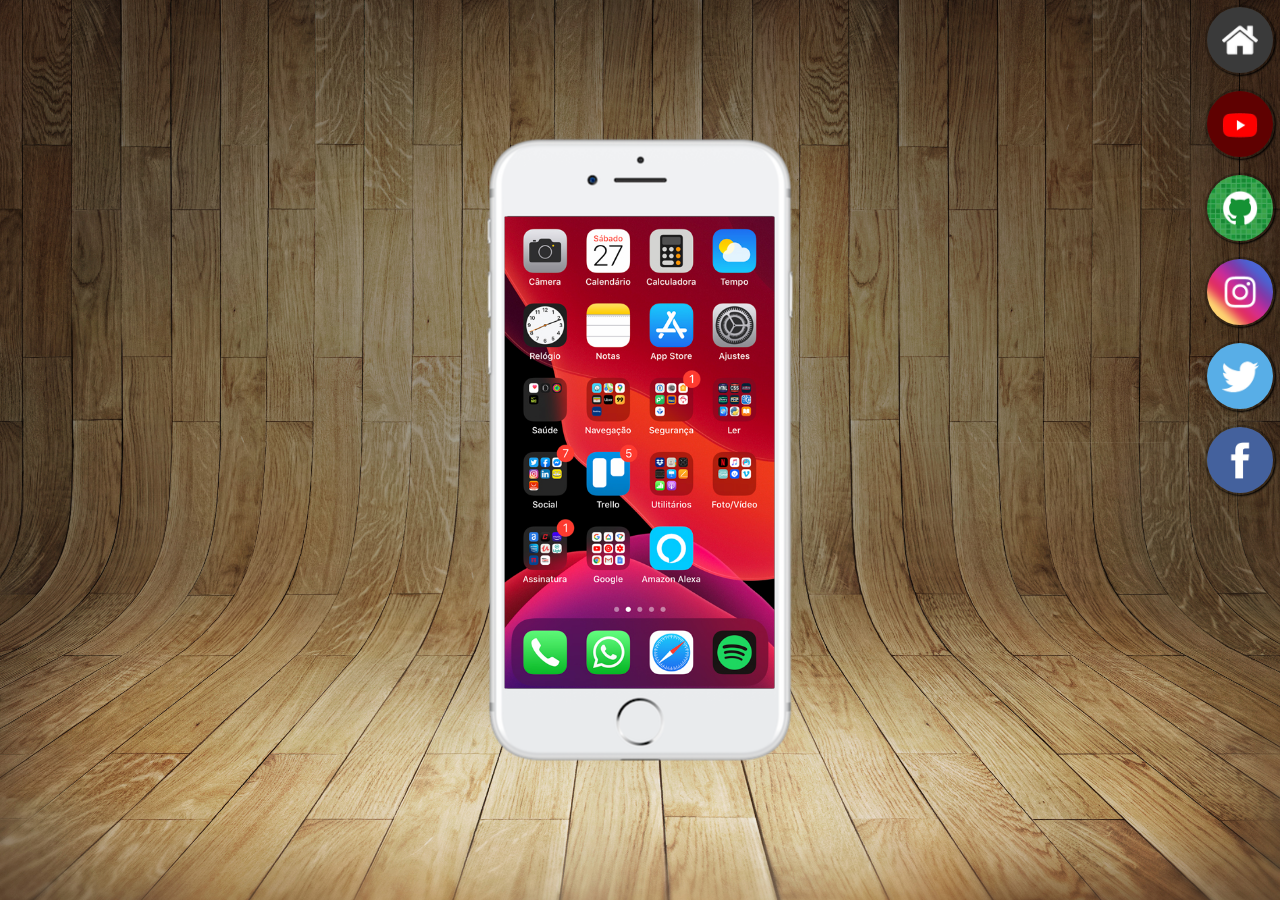
<file: index.html>
<!DOCTYPE html>
<html lang="pt-br">
<head>
    <meta charset="UTF-8">
    <meta name="viewport" content="width=device-width, initial-scale=1.0">
    <title>Projeto Redes Sociais</title>
    <link rel="shortcut icon" href="favicon.ico" type="image/x-icon">
    <link rel="stylesheet" href="style.css">
</head>
<body>
    <main>
        <section id = "celular">
            <iframe src="home.html" frameborder="0" name = "tela" id = "tela"></iframe>
        </section>
        <section id = "redes_sociais">
            <a href="home.html" target="tela"><img src="imagens/logo-home.jpg" alt=""></a><br>
            <a href="youtube.html" target="tela"><img src="imagens/logo-youtube.jpg" alt=""></a><br>
            <a href="github.html" target="tela"><img src="imagens/logo-github.jpg" alt=""></a><br>
            <a href="instagram.html" target="tela"><img src="imagens/logo-instagram.jpg" alt=""></a><br>
            <a href="twitter.html" target="tela"><img src="imagens/logo-twitter.jpg" alt=""></a><br>
            <a href="facebook.html" target="tela"><img src="imagens/logo-facebook.jpg" alt=""></a>
        </section>
    </main>
</body>
</html>
</file>
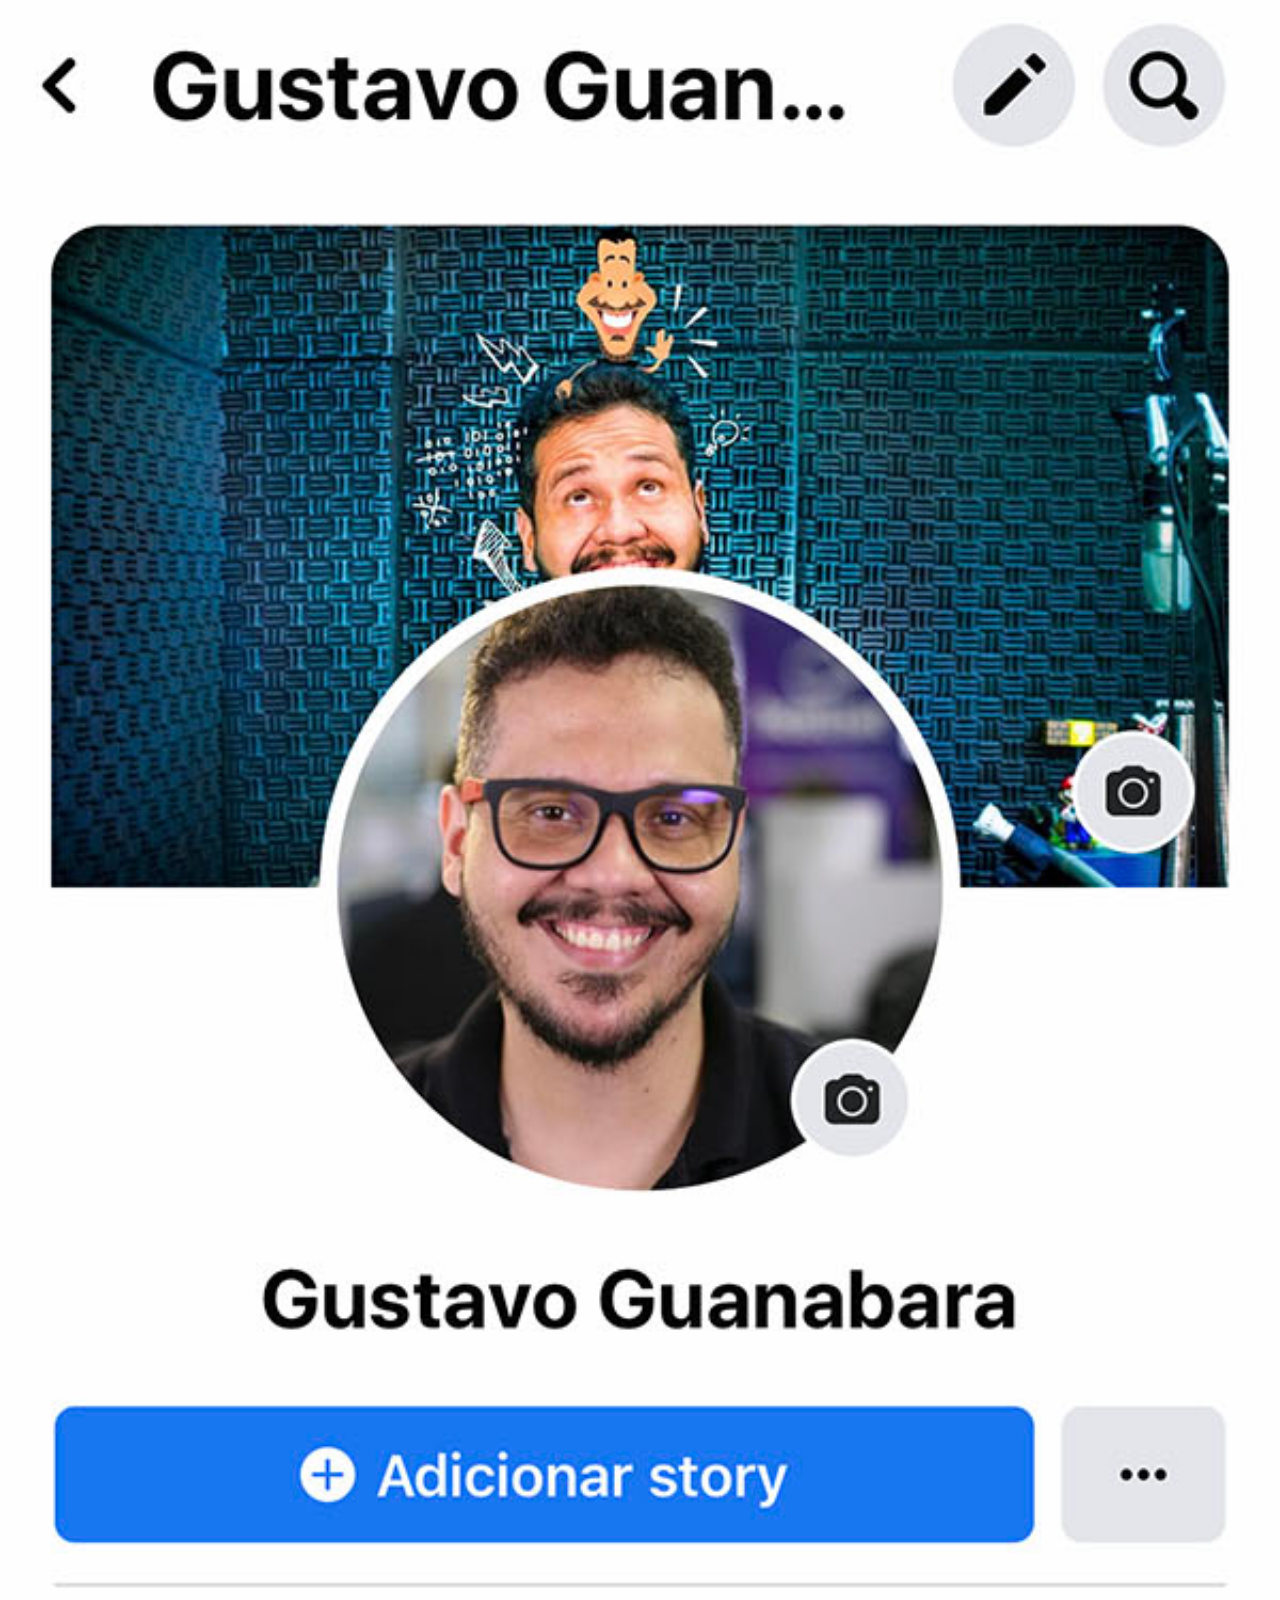
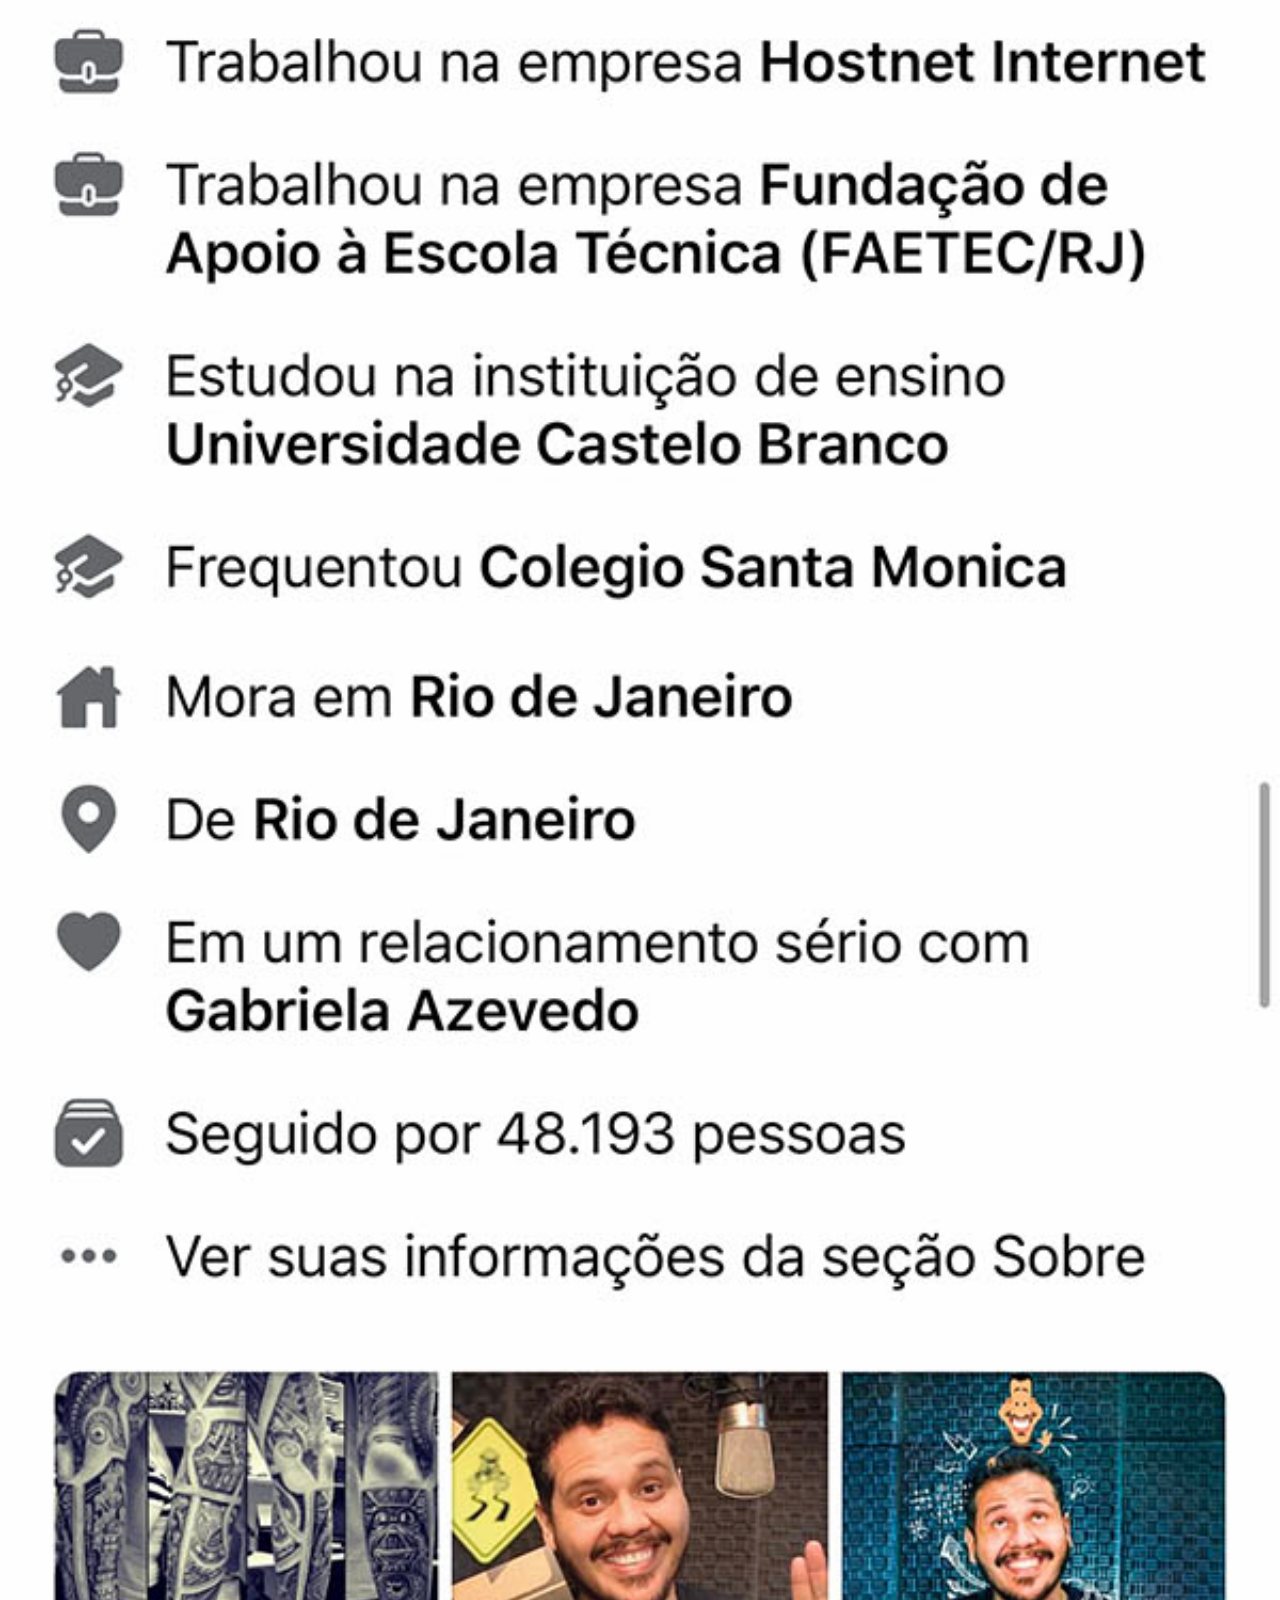
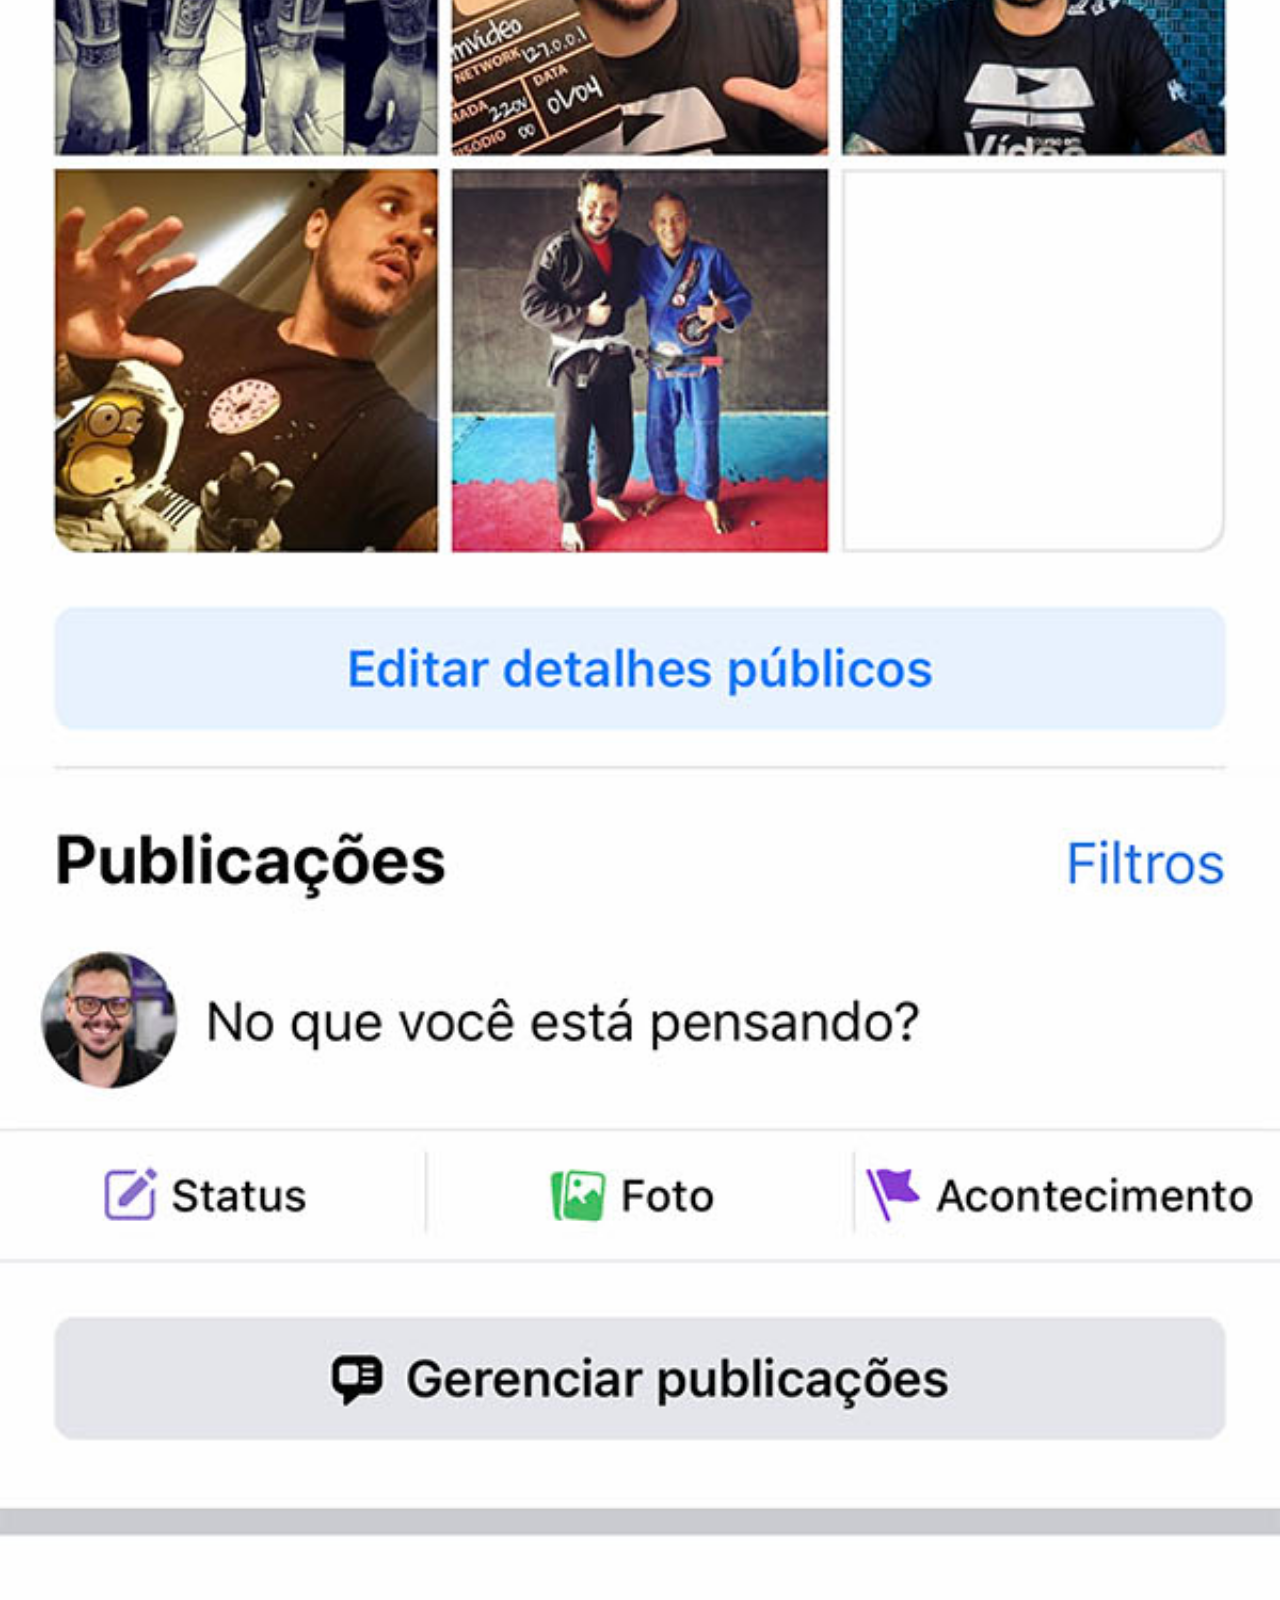
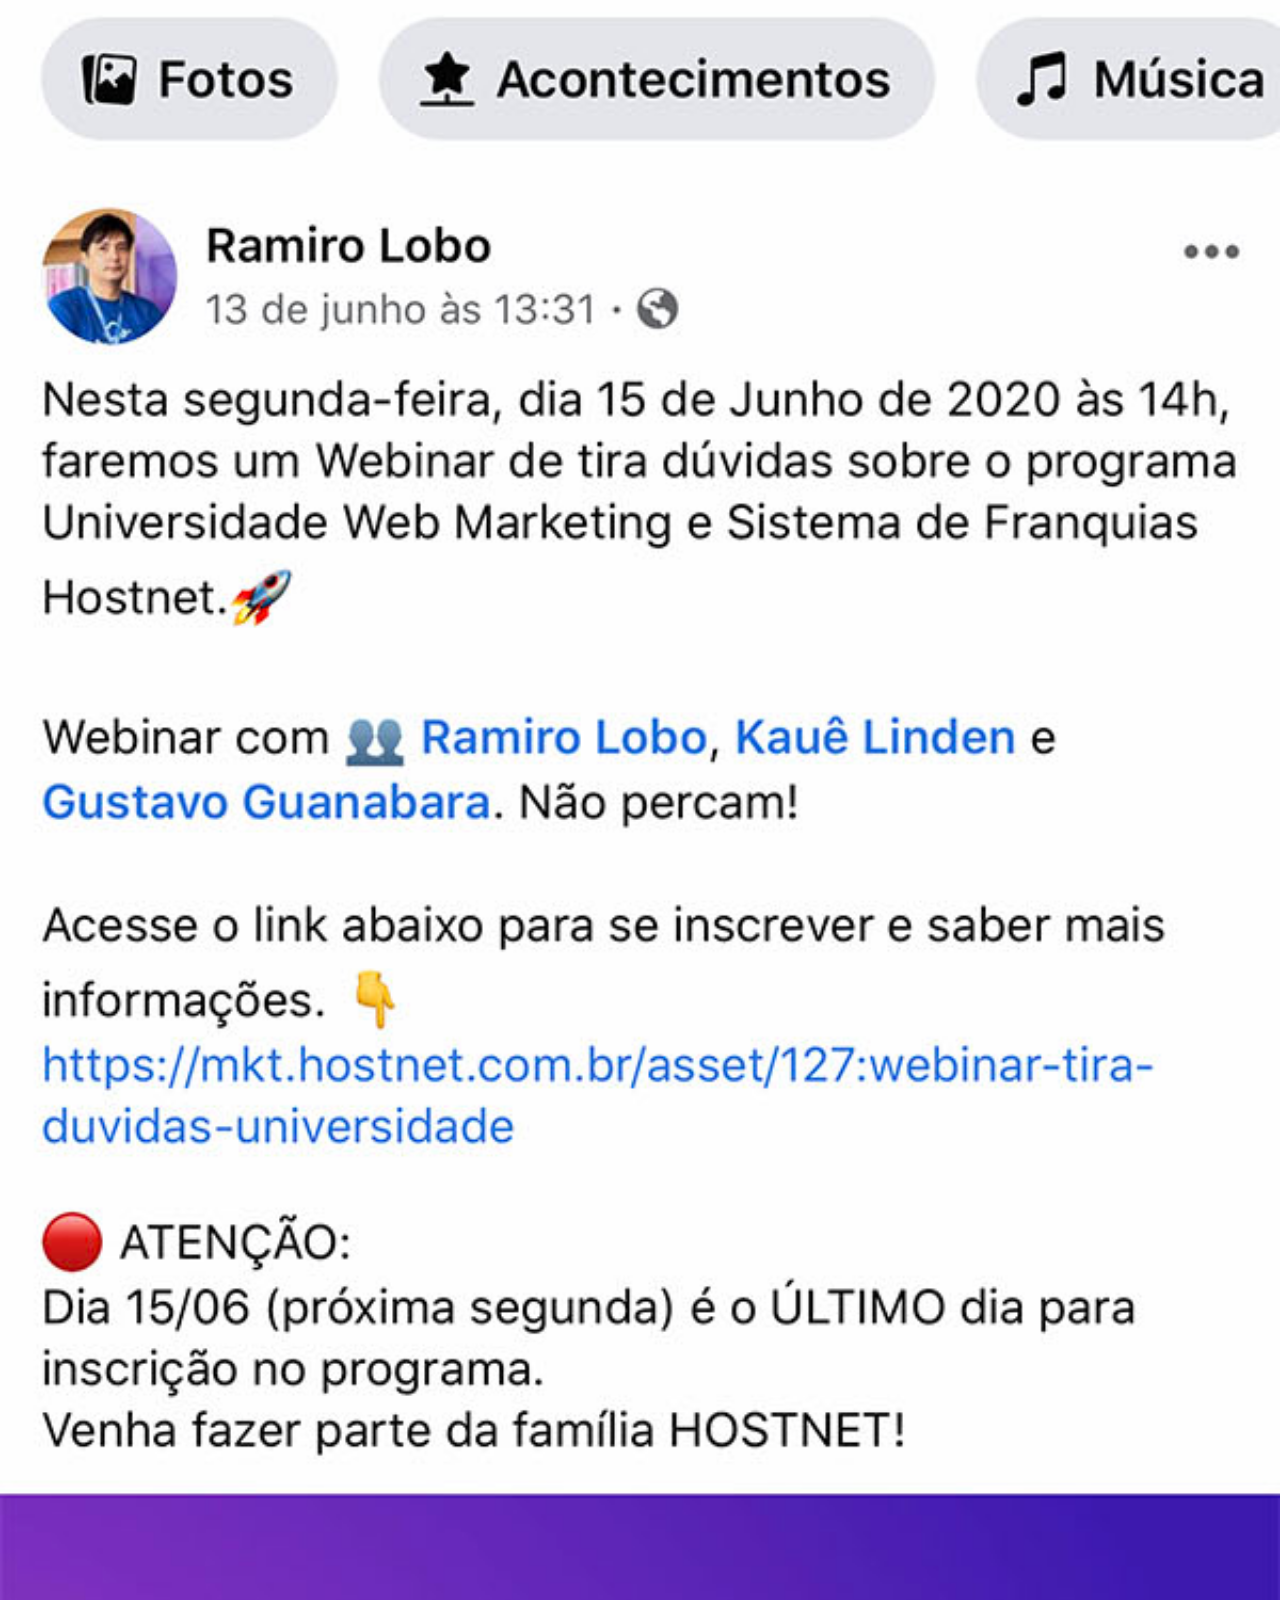
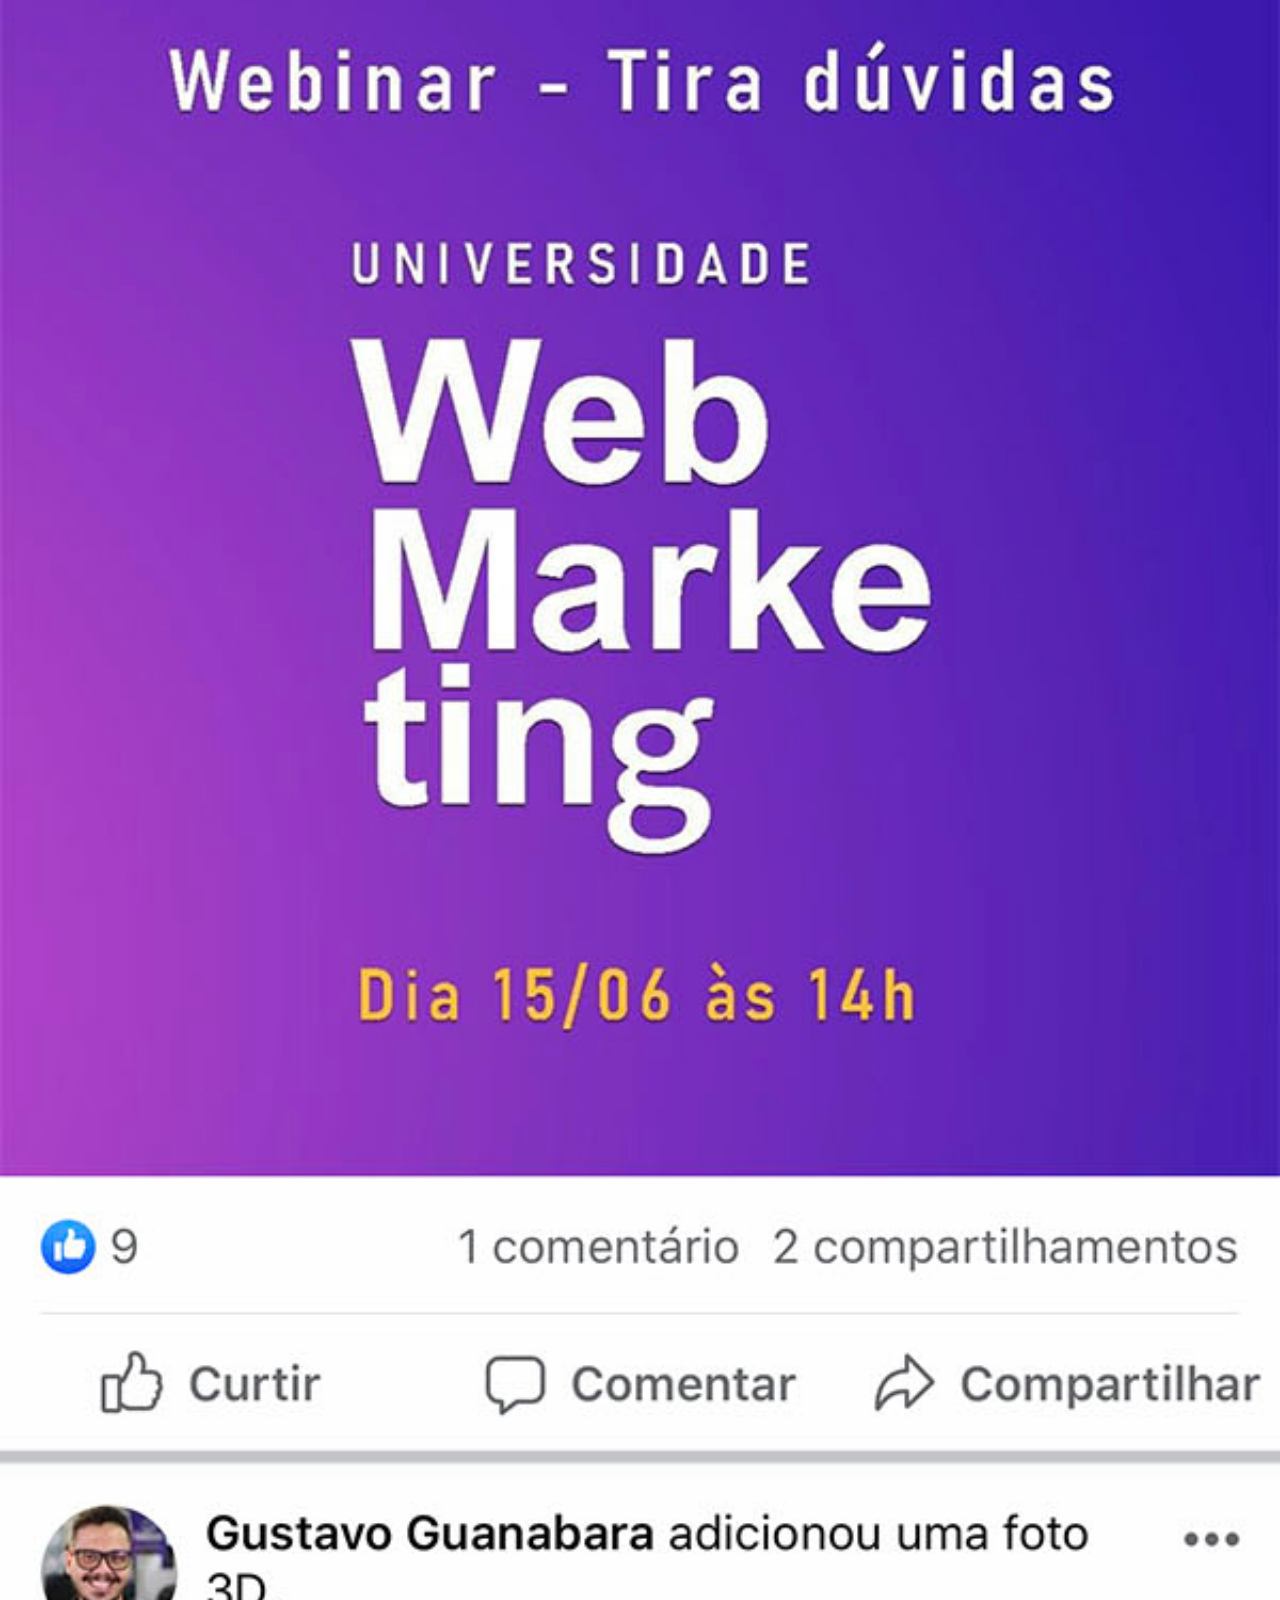
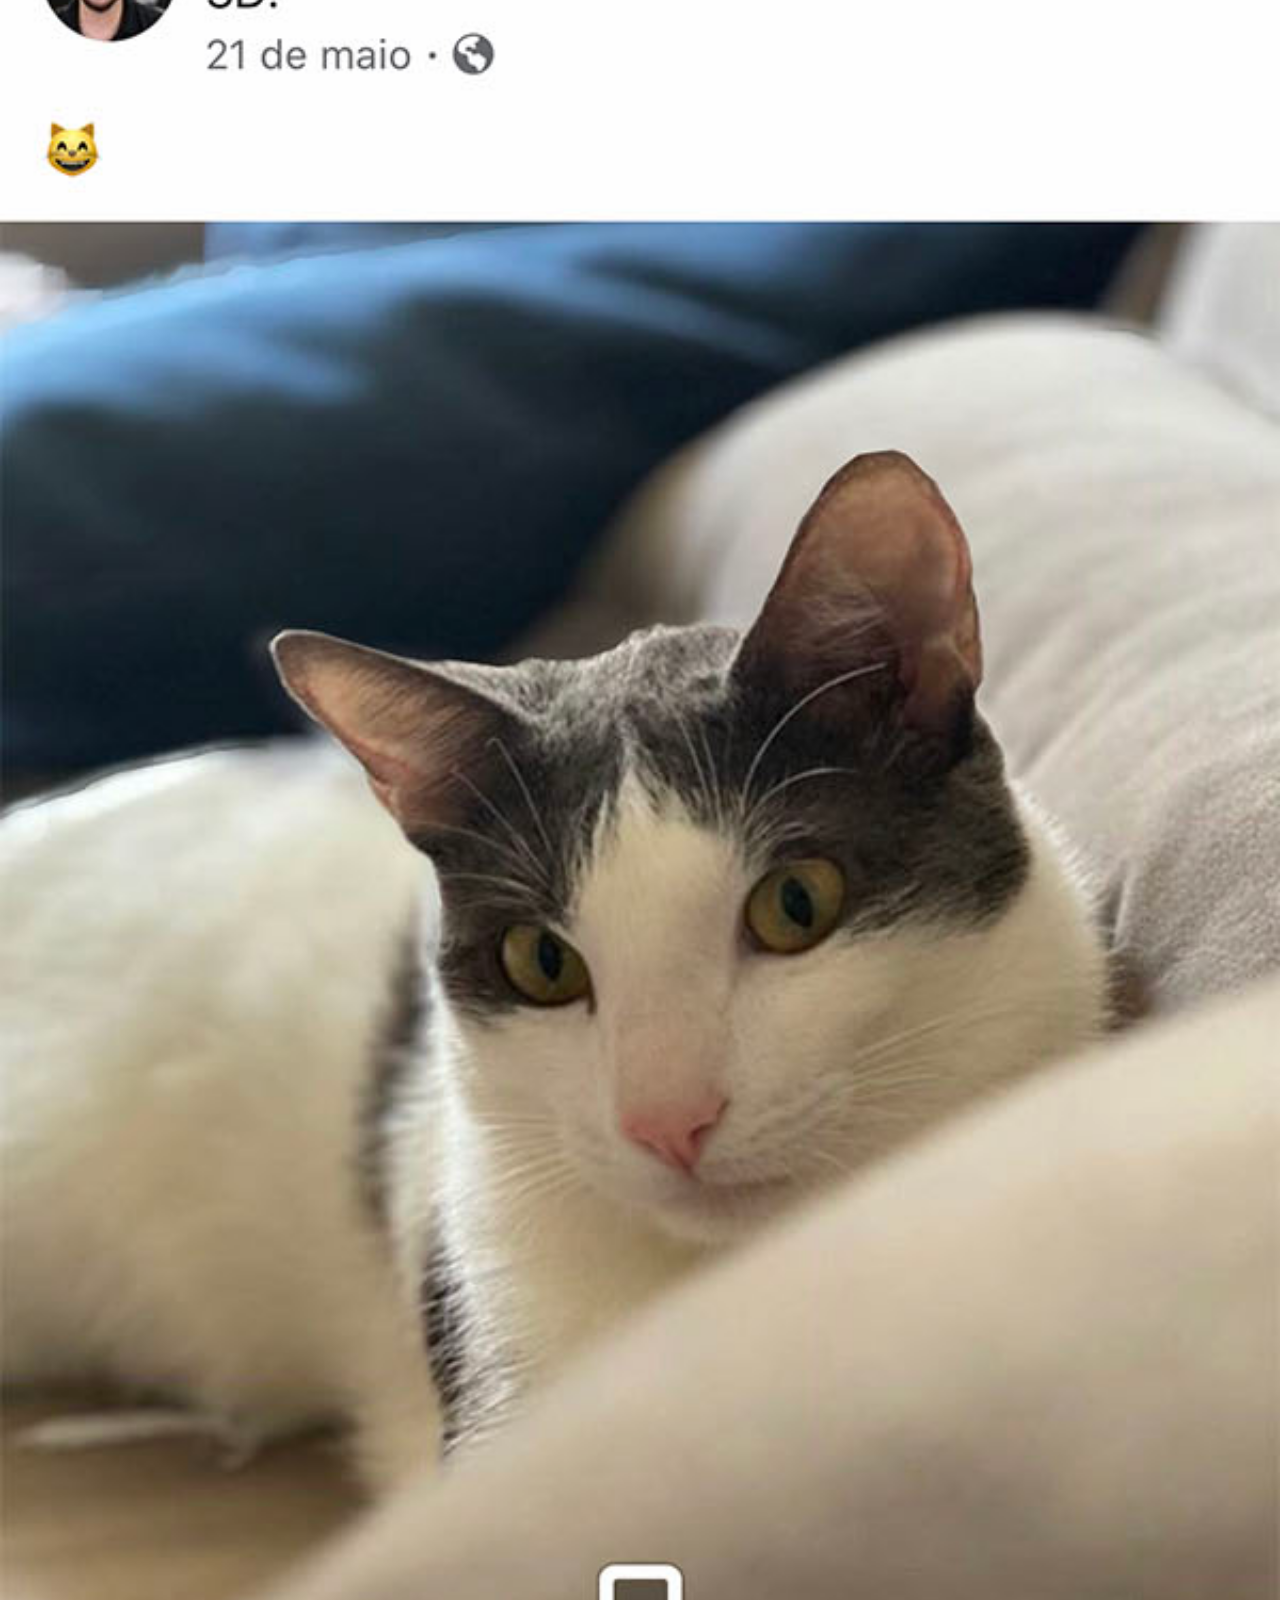
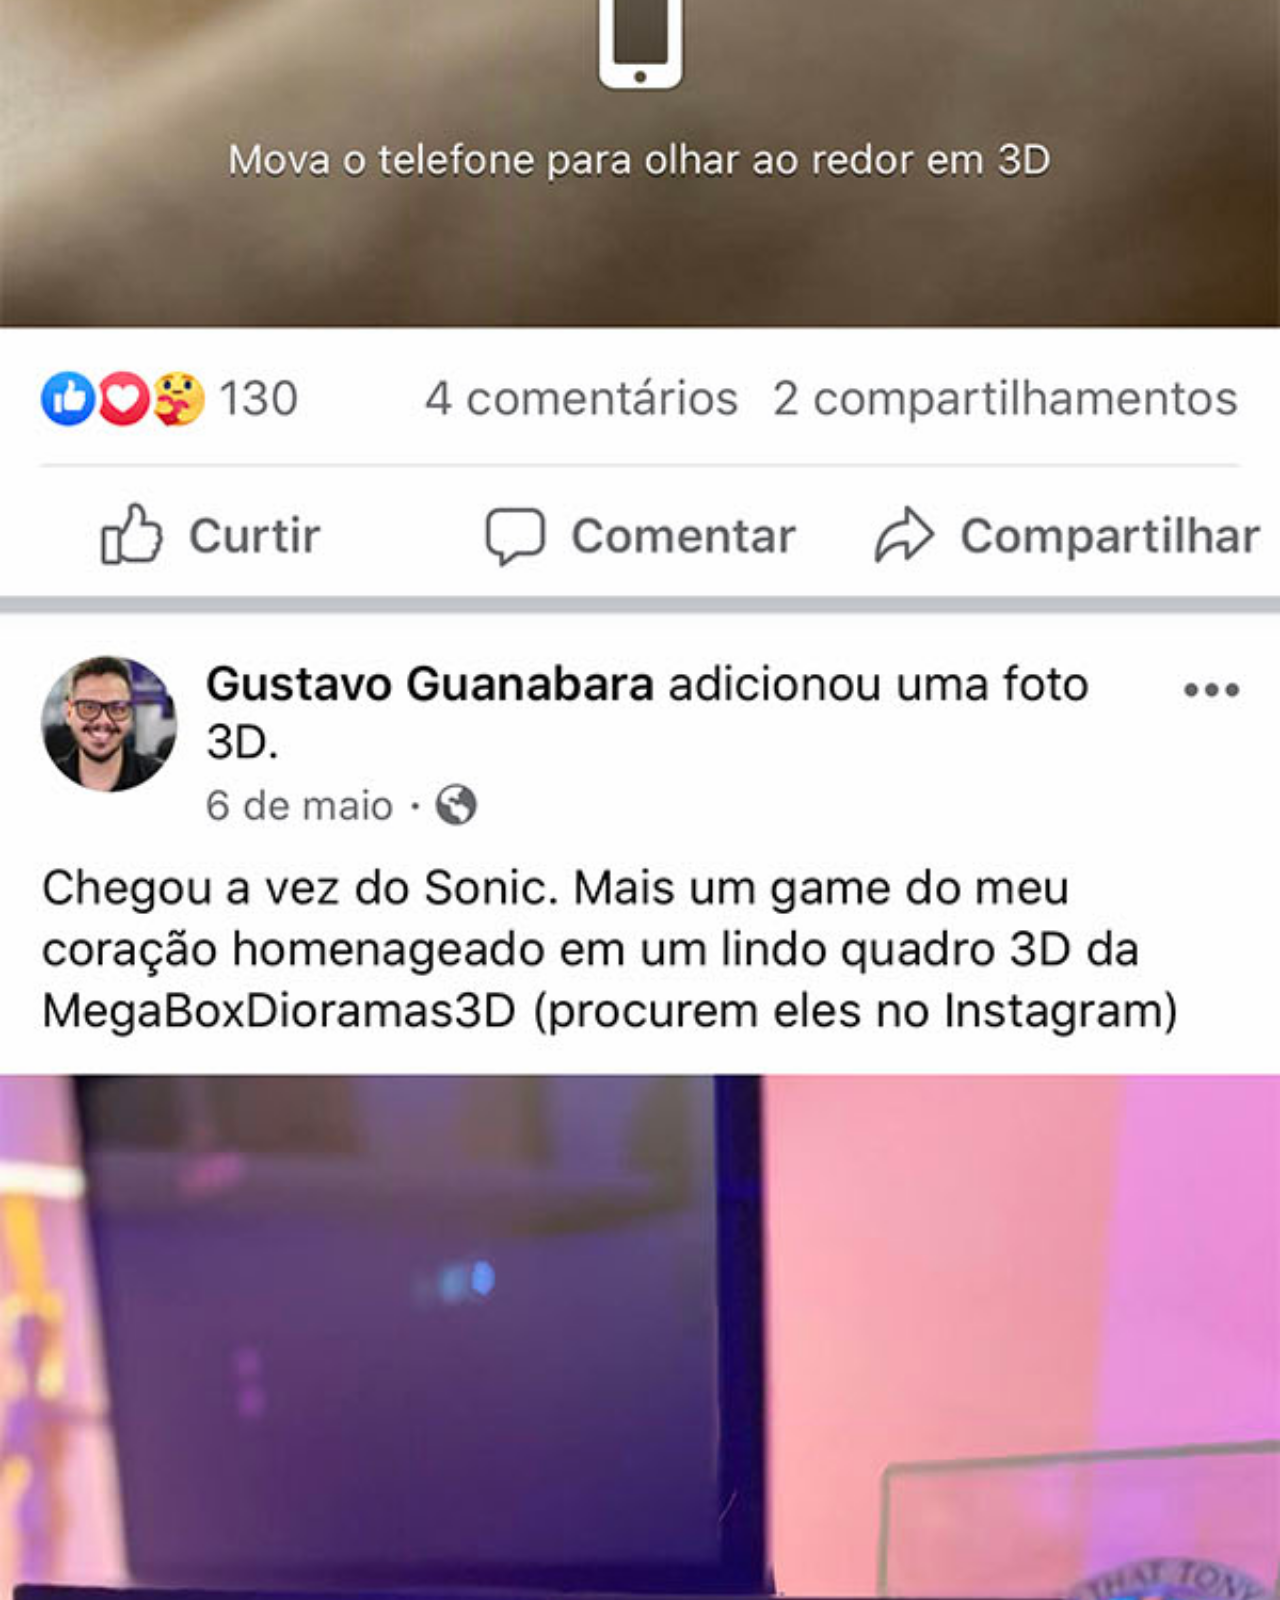
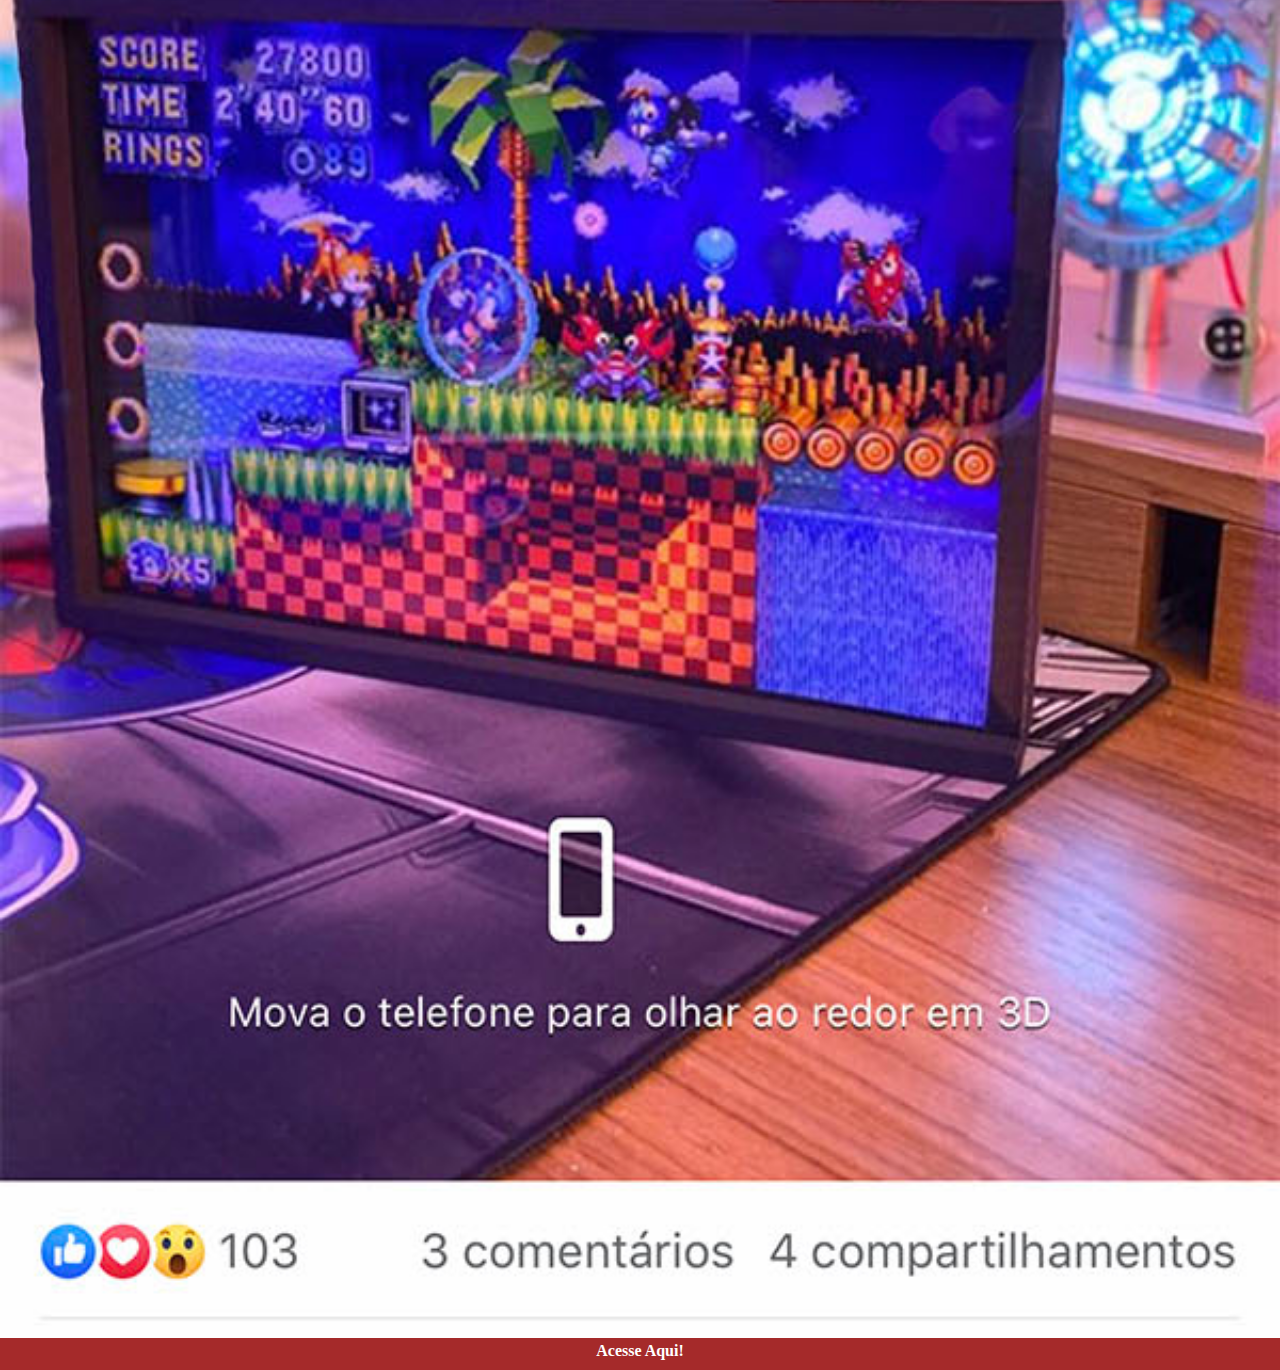
<file: facebook.html>
<!DOCTYPE html>
<html lang="pt-br">
<head>
    <meta charset="UTF-8">
    <meta name="viewport" content="width=device-width, initial-scale=1.0">
    <title>Document</title>
    <style>
        *{
            margin: 0%;
            padding: 0%;
        }
        ::-webkit-scrollbar{
            width: 0;
            height: 0;
        }
        img{
        width: 100vw;
        }
        a{
            display: block;
            background-color: brown;
            color: white;
            text-align: center;
            padding: 10px;
            text-decoration: none;
            font-weight: bolder;
            margin-top: -10px;
        }
        a:hover{
            background-color:red;
        }
    </style>
</head>
<body>
    <img src="imagens/tela-facebook.jpg" alt="tela_youtube">
    <a href="https://www.facebook.com/gustavoguanabara/?locale=pt_BR" target="_blank">Acesse Aqui!</a>
    
</body>
</html>
</file>
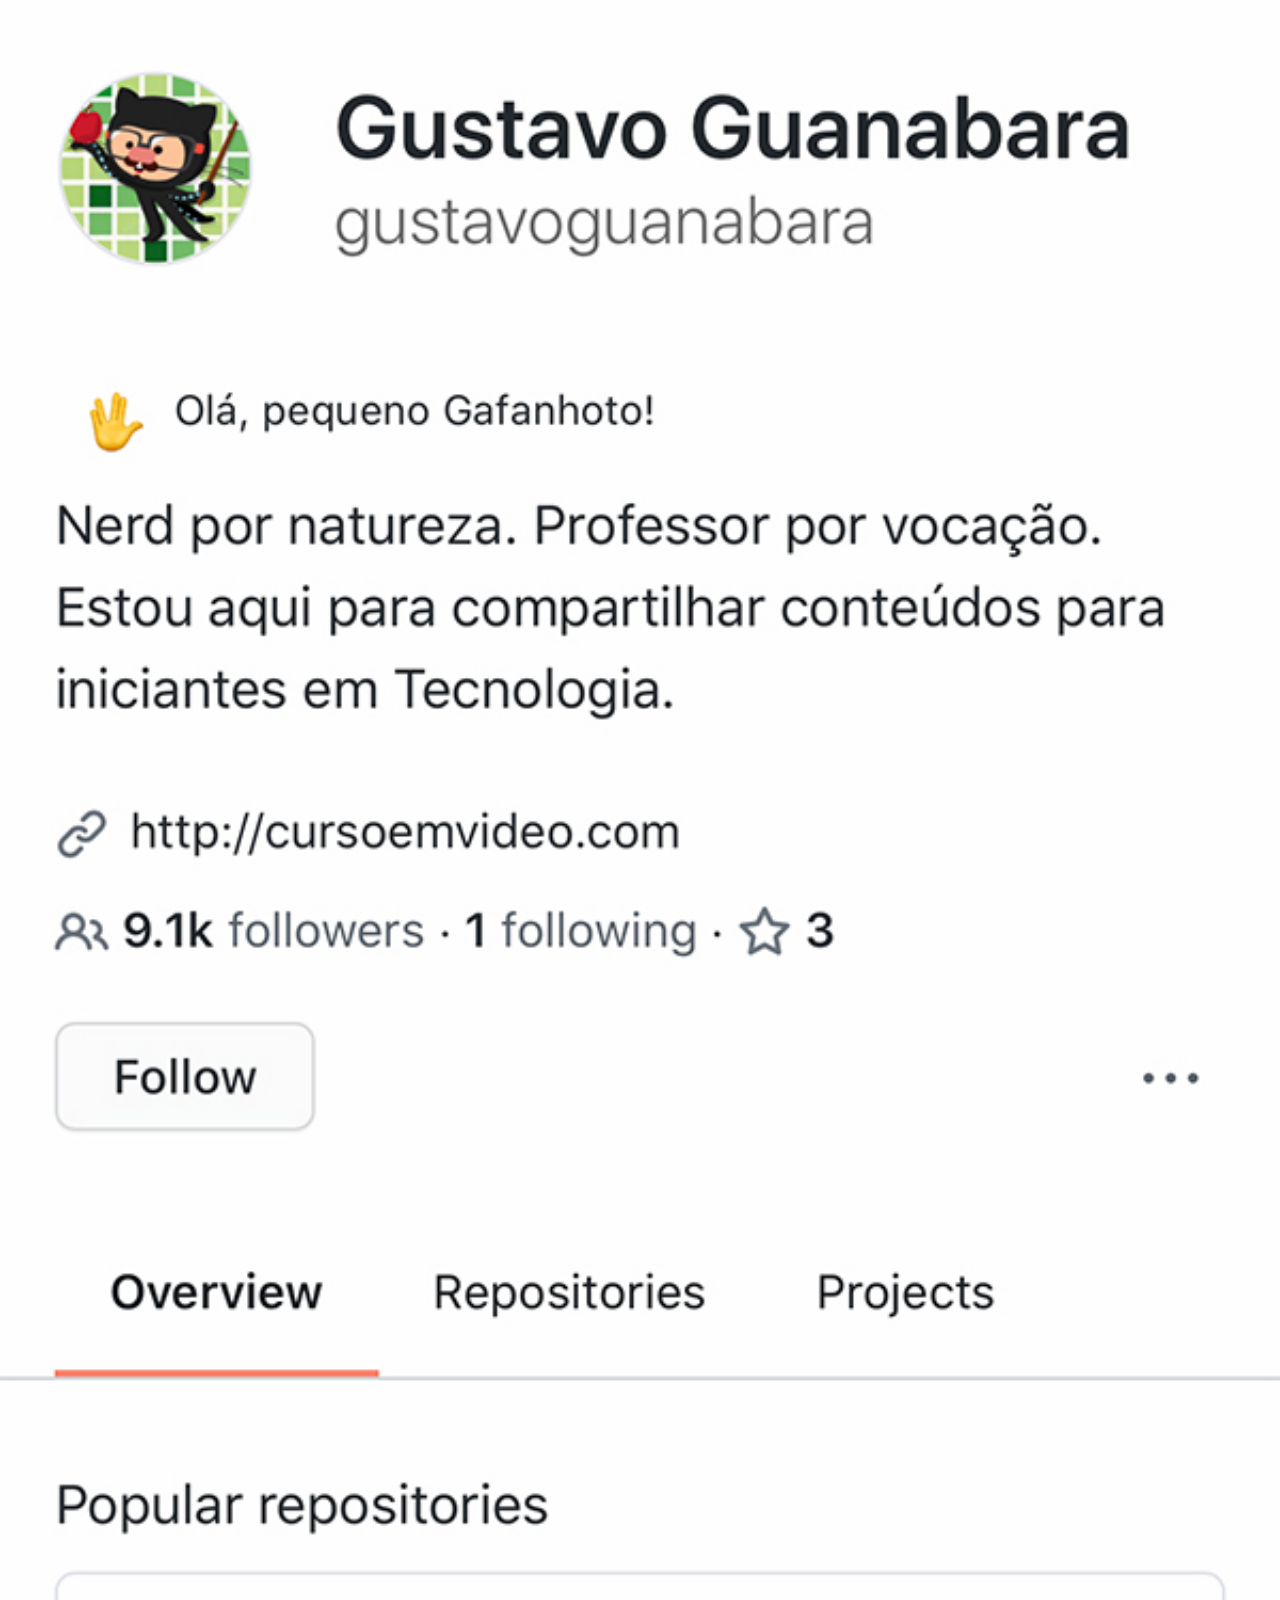
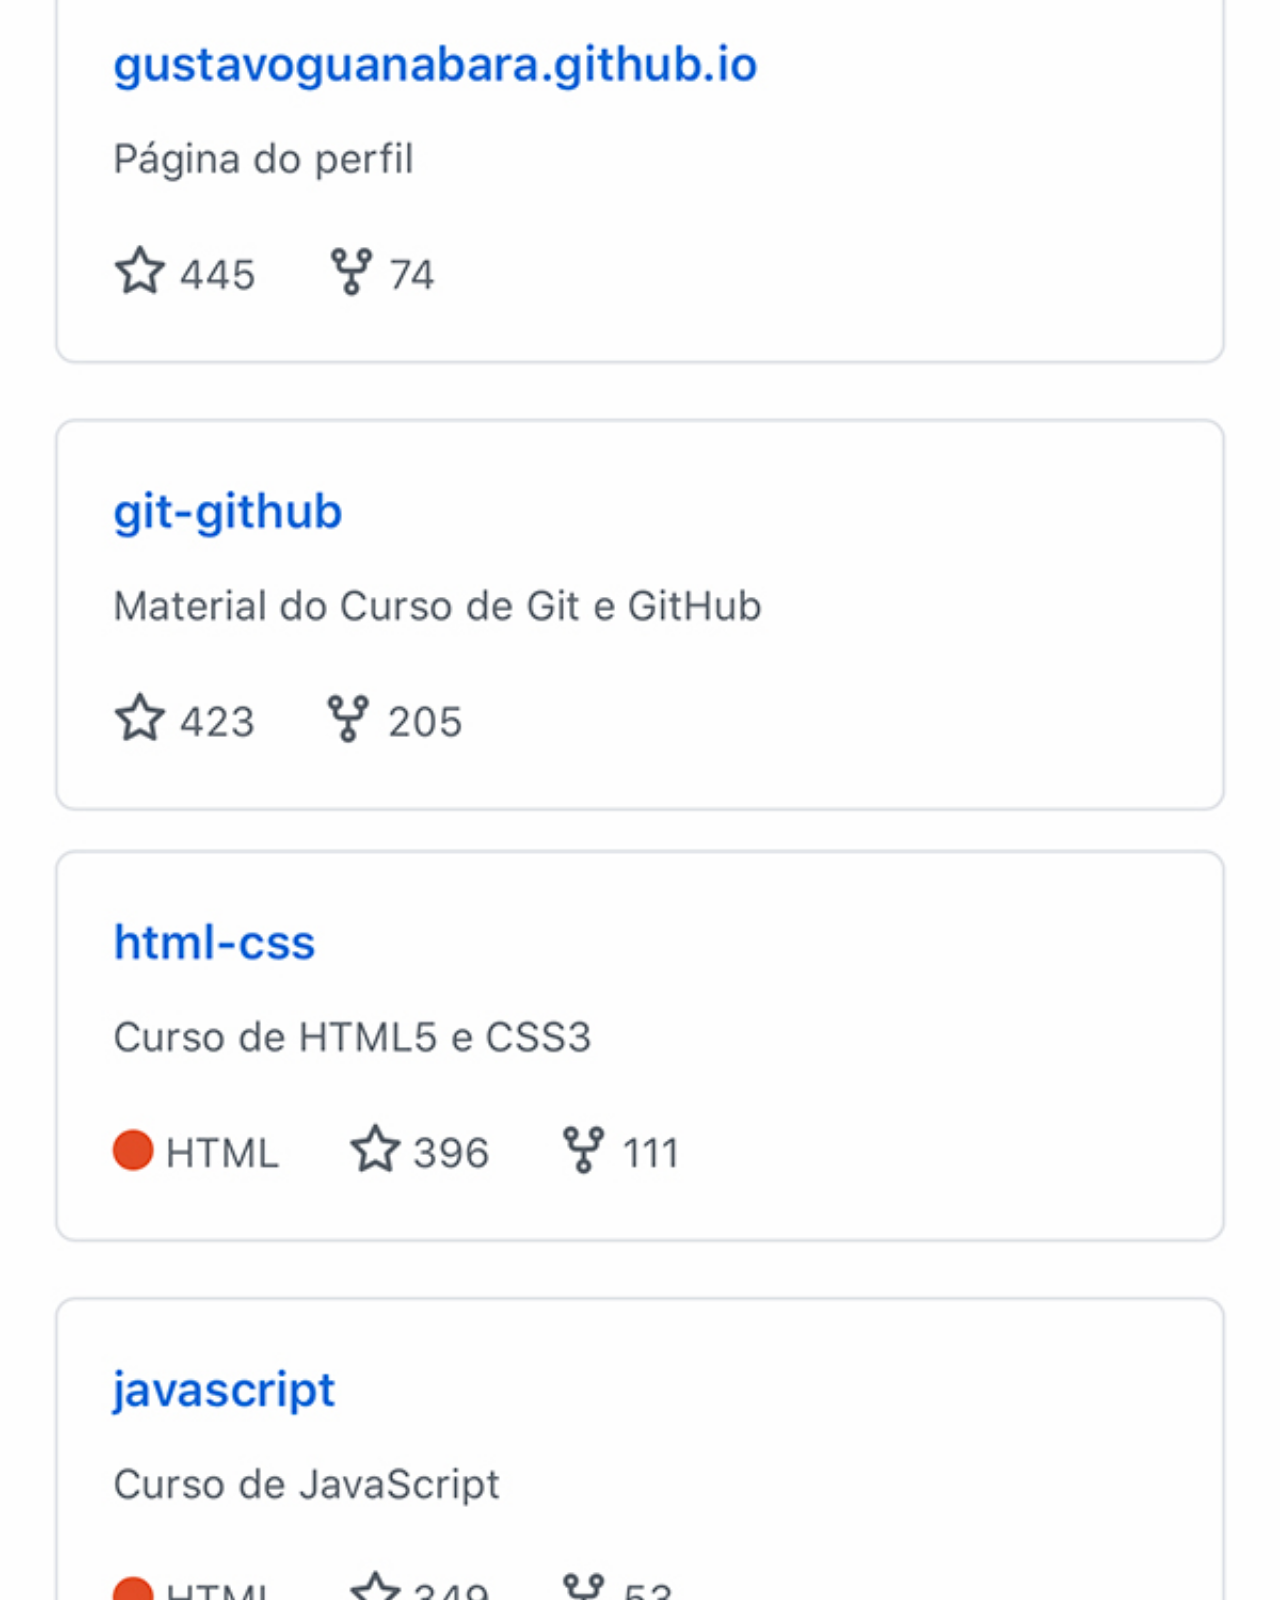
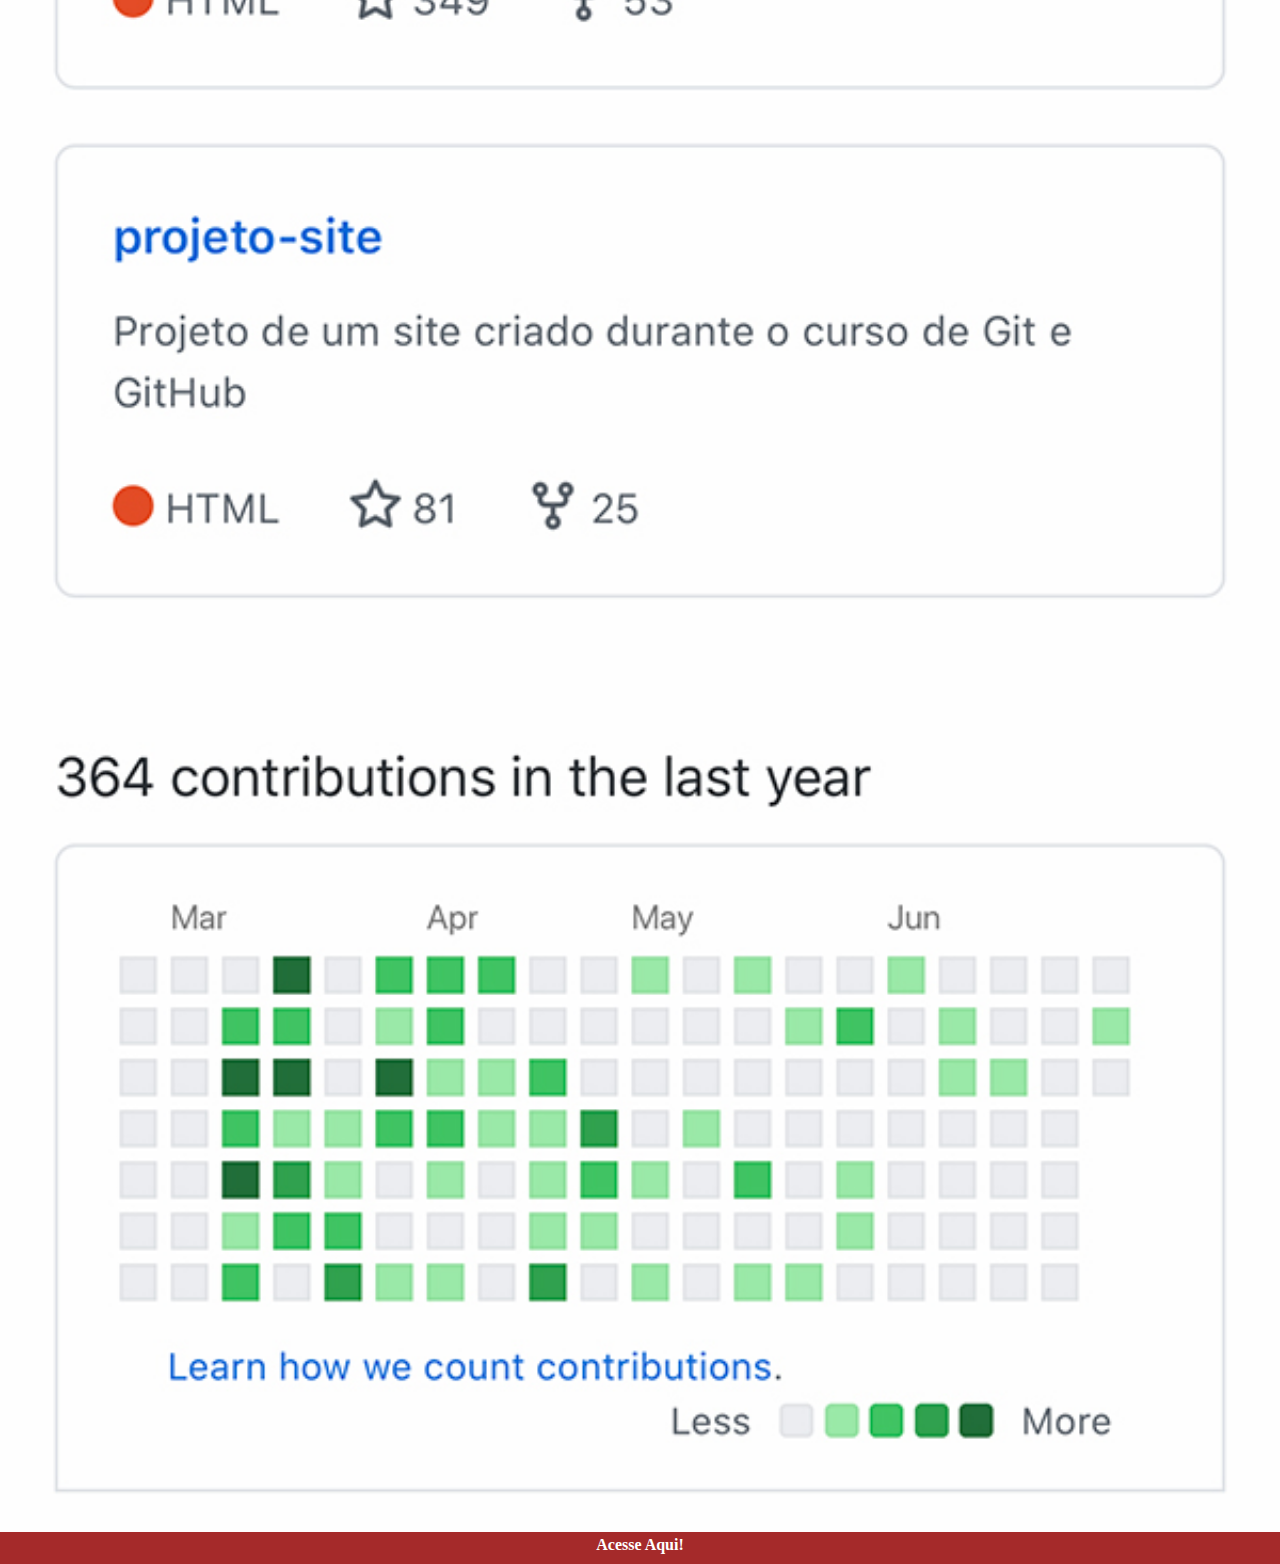
<file: github.html>
<!DOCTYPE html>
<html lang="pt-br">
<head>
    <meta charset="UTF-8">
    <meta name="viewport" content="width=device-width, initial-scale=1.0">
    <title>Document</title>
    <style>
        *{
            margin: 0%;
            padding: 0%;
        }
        ::-webkit-scrollbar{
            width: 0;
            height: 0;
        }
        img{
        width: 100vw;
        }
        a{
            display: block;
            background-color: brown;
            color: white;
            text-align: center;
            padding: 10px;
            text-decoration: none;
            font-weight: bolder;
            margin-top: -10px;
        }
        a:hover{
            background-color:red;
        }
    </style>
</head>
<body>
    <img src="imagens/tela-github.jpg" alt="tela_youtube">
    <a href="https://github.com/gustavoguanabara" target="_blank">Acesse Aqui!</a>
    
</body>
</html>
</file>
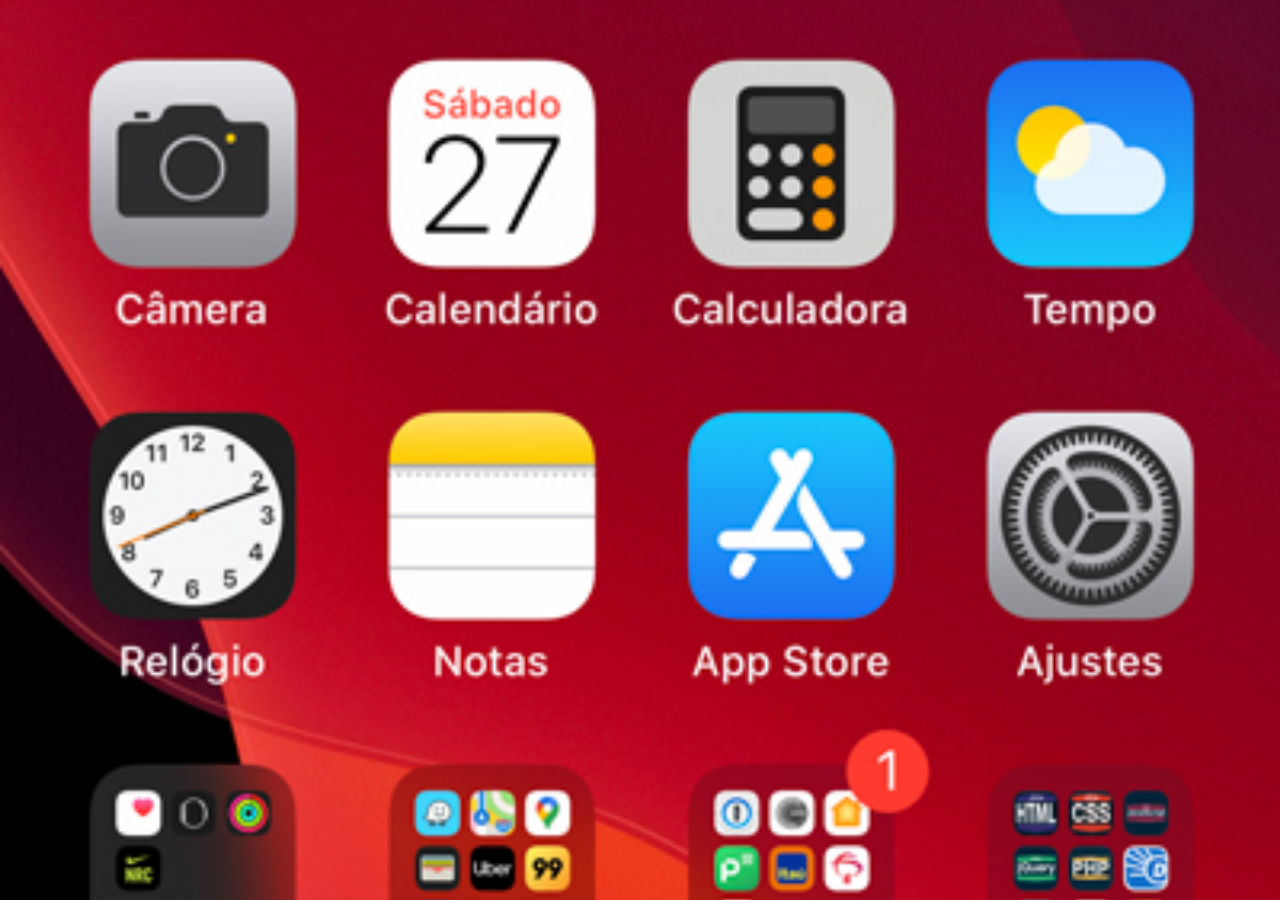
<file: home.html>
<!DOCTYPE html>
<html lang="pt-br">
<head>
    <meta charset="UTF-8">
    <meta name="viewport" content="width=device-width, initial-scale=1.0">
    <title>Document</title>
    <style>
        *{
        margin: 0%;
        padding: 0%;
        }
        body{
            background-image: url('imagens/tela-home.jpg');
            background-repeat: no-repeat;
            height: 100%;
            width: 100%;
            background-position: top center;
            background-color: black;
            background-size: cover;
        }
    </style>
</head>
<body>
    

    
</body>
</html>
</file>
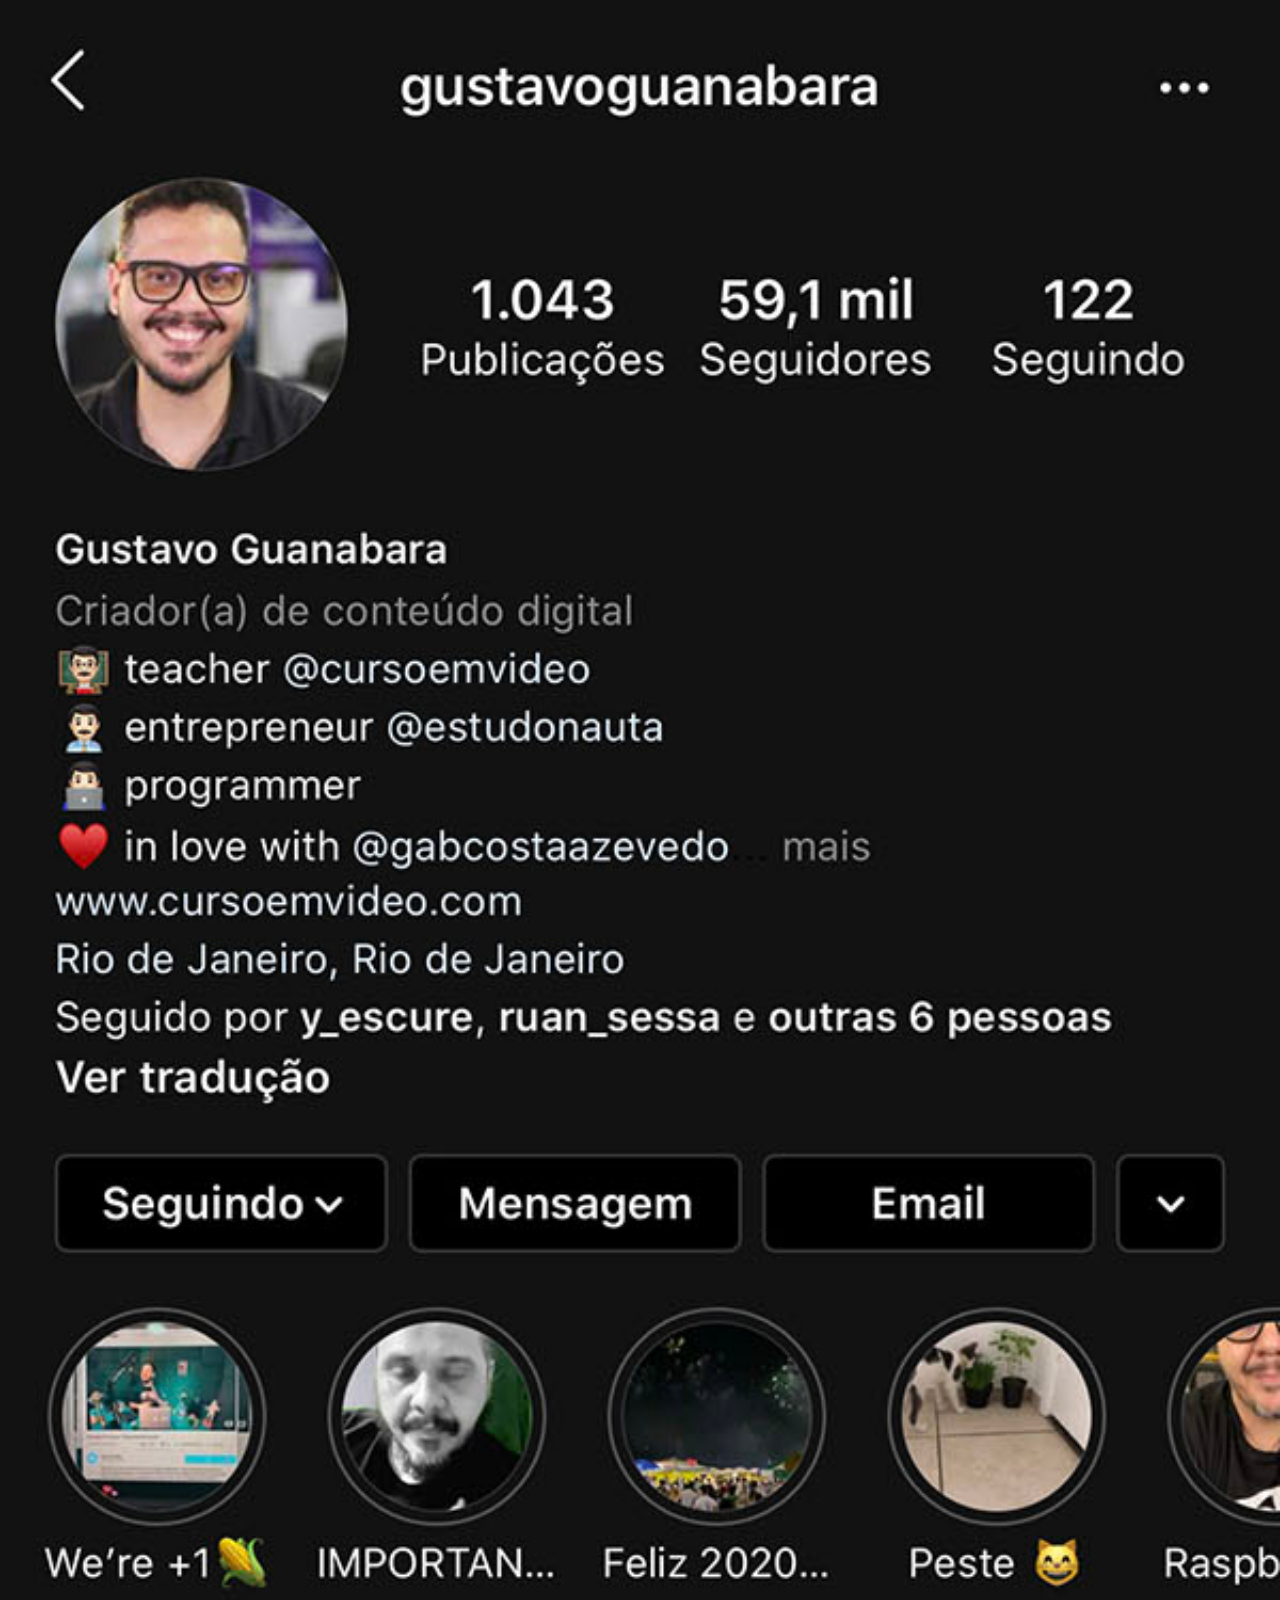
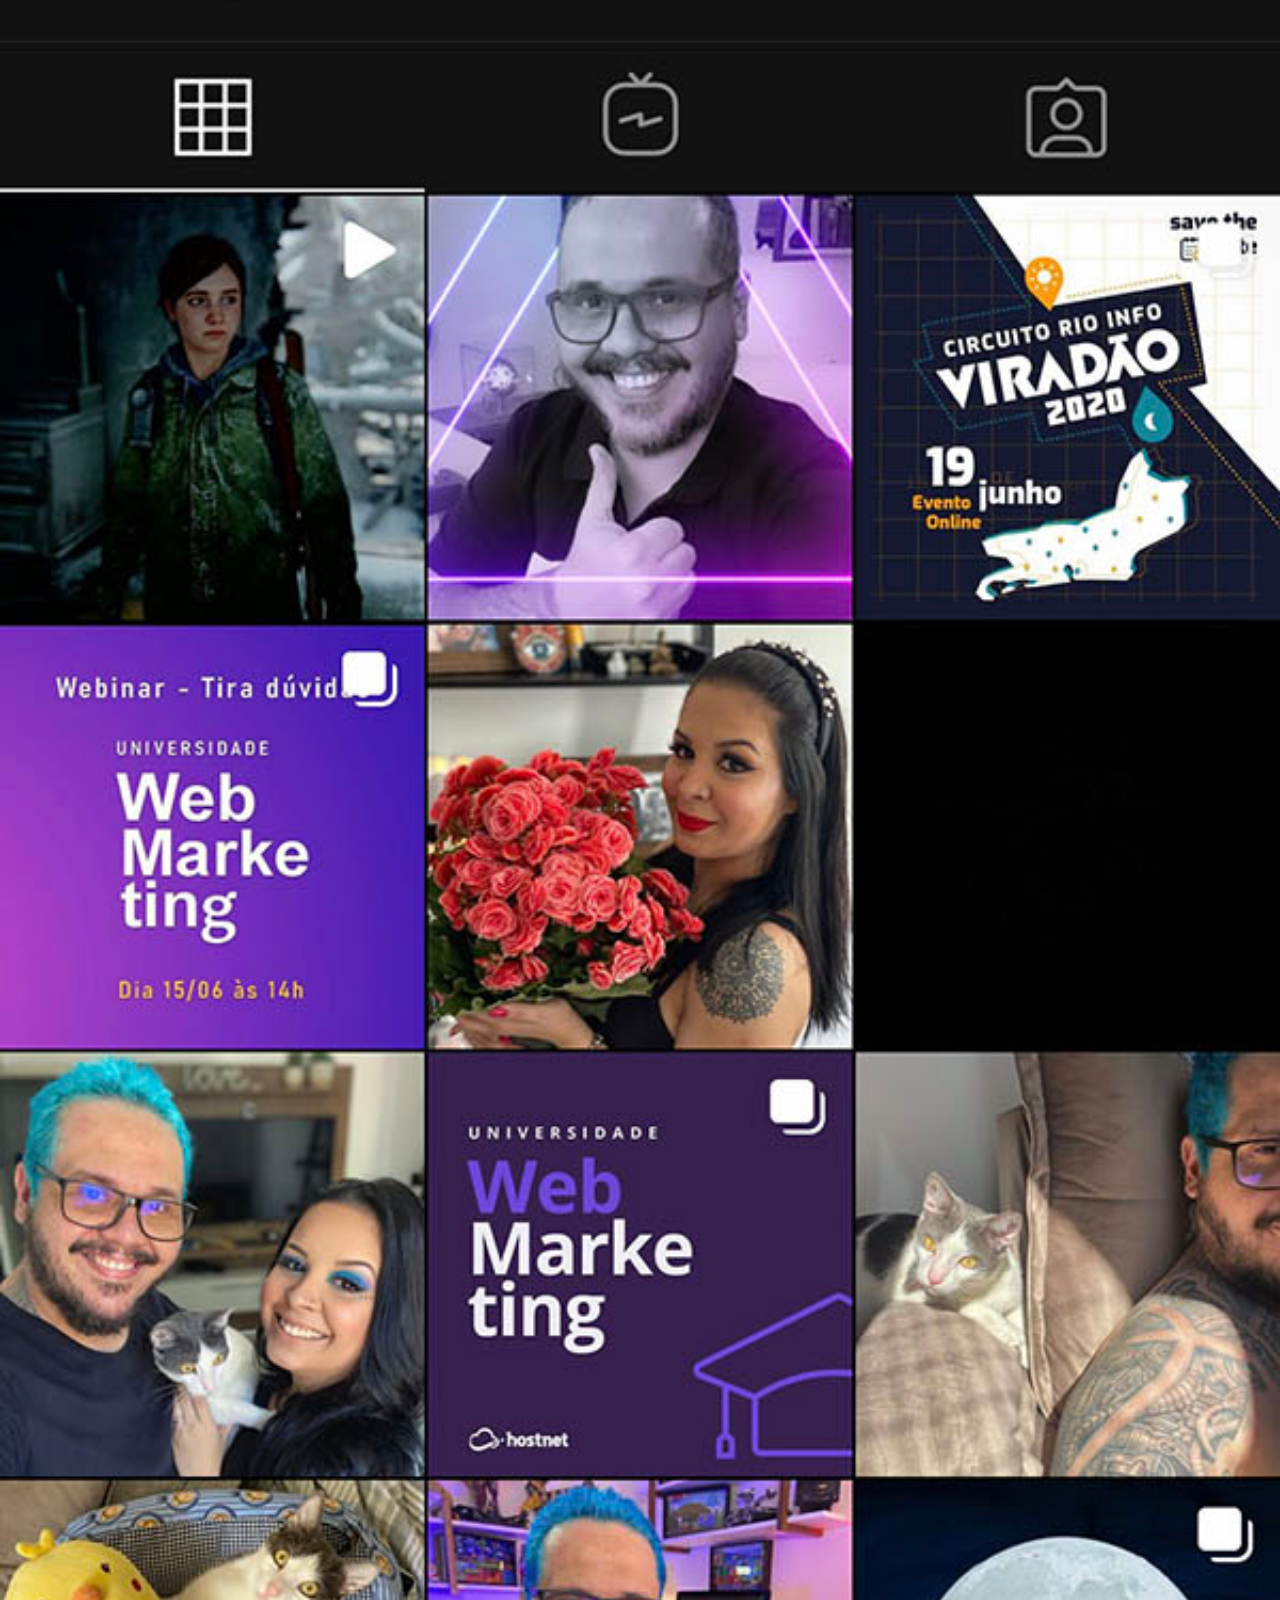
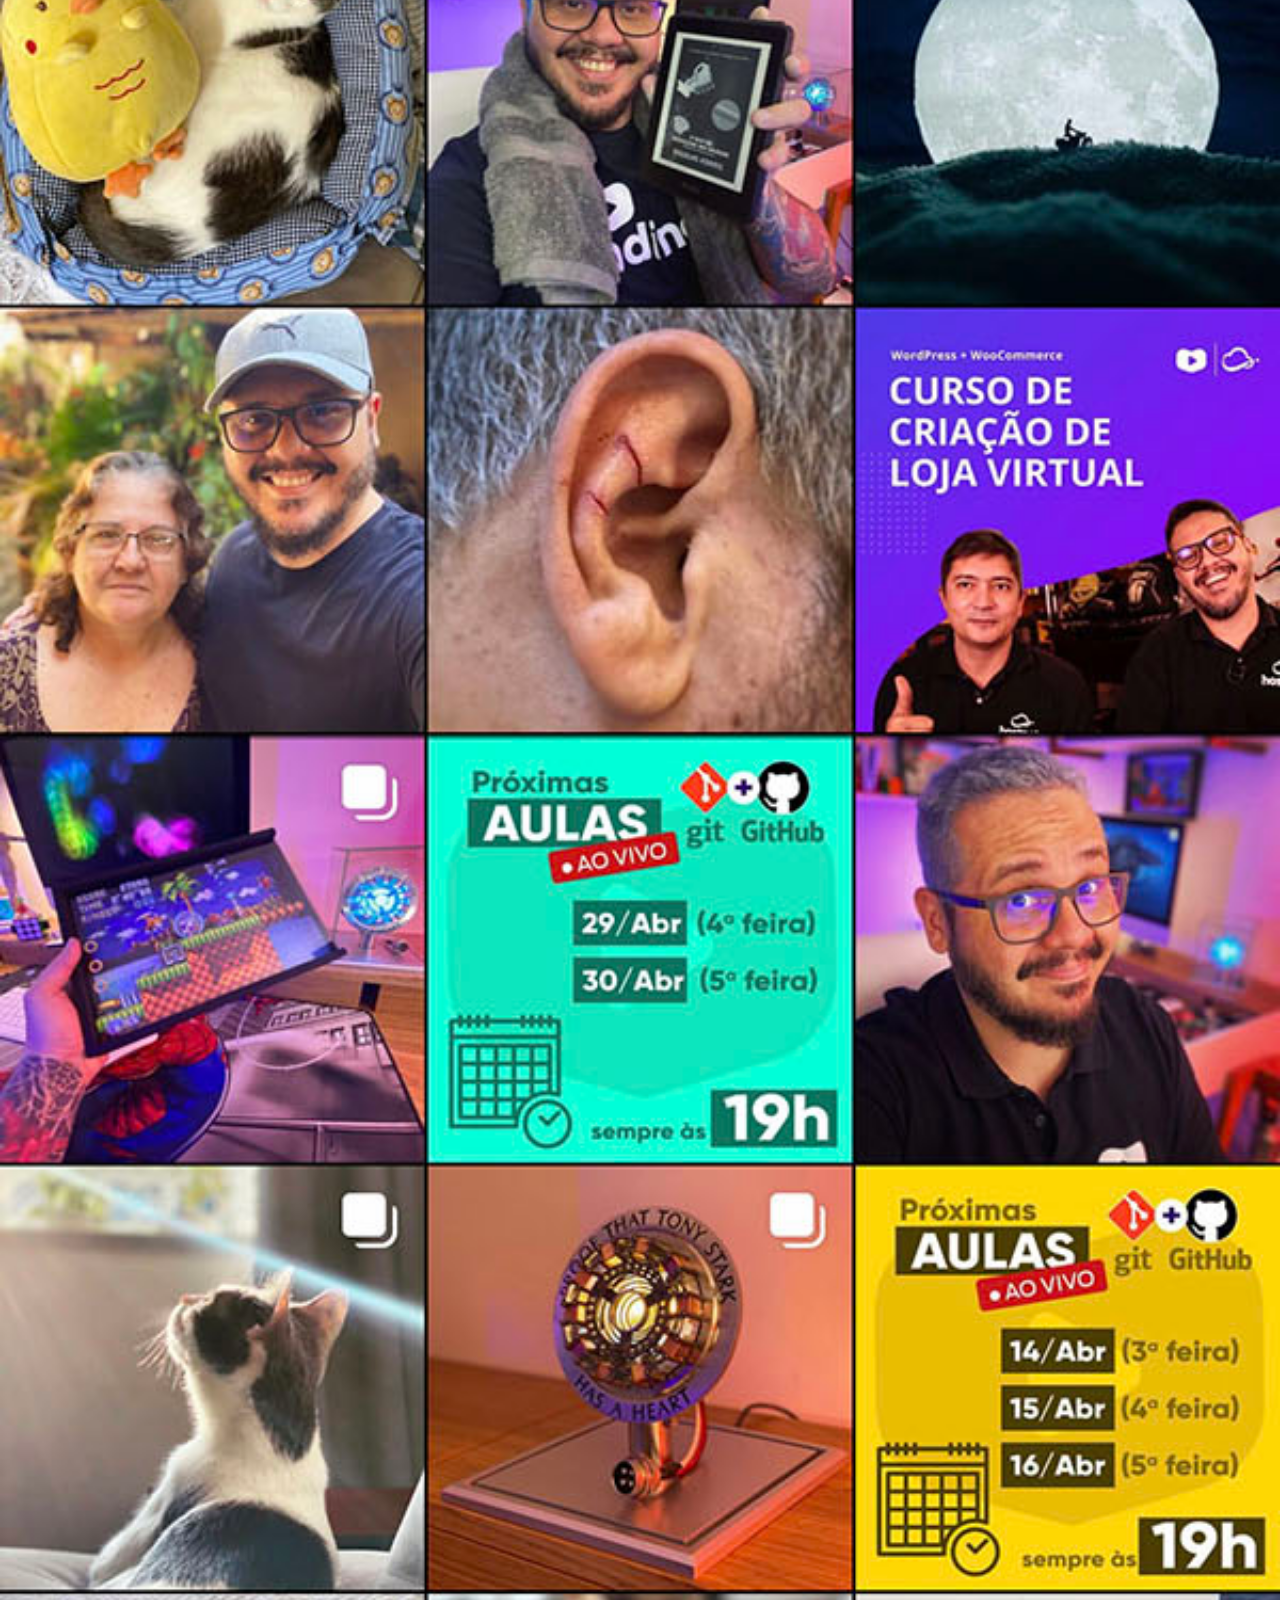
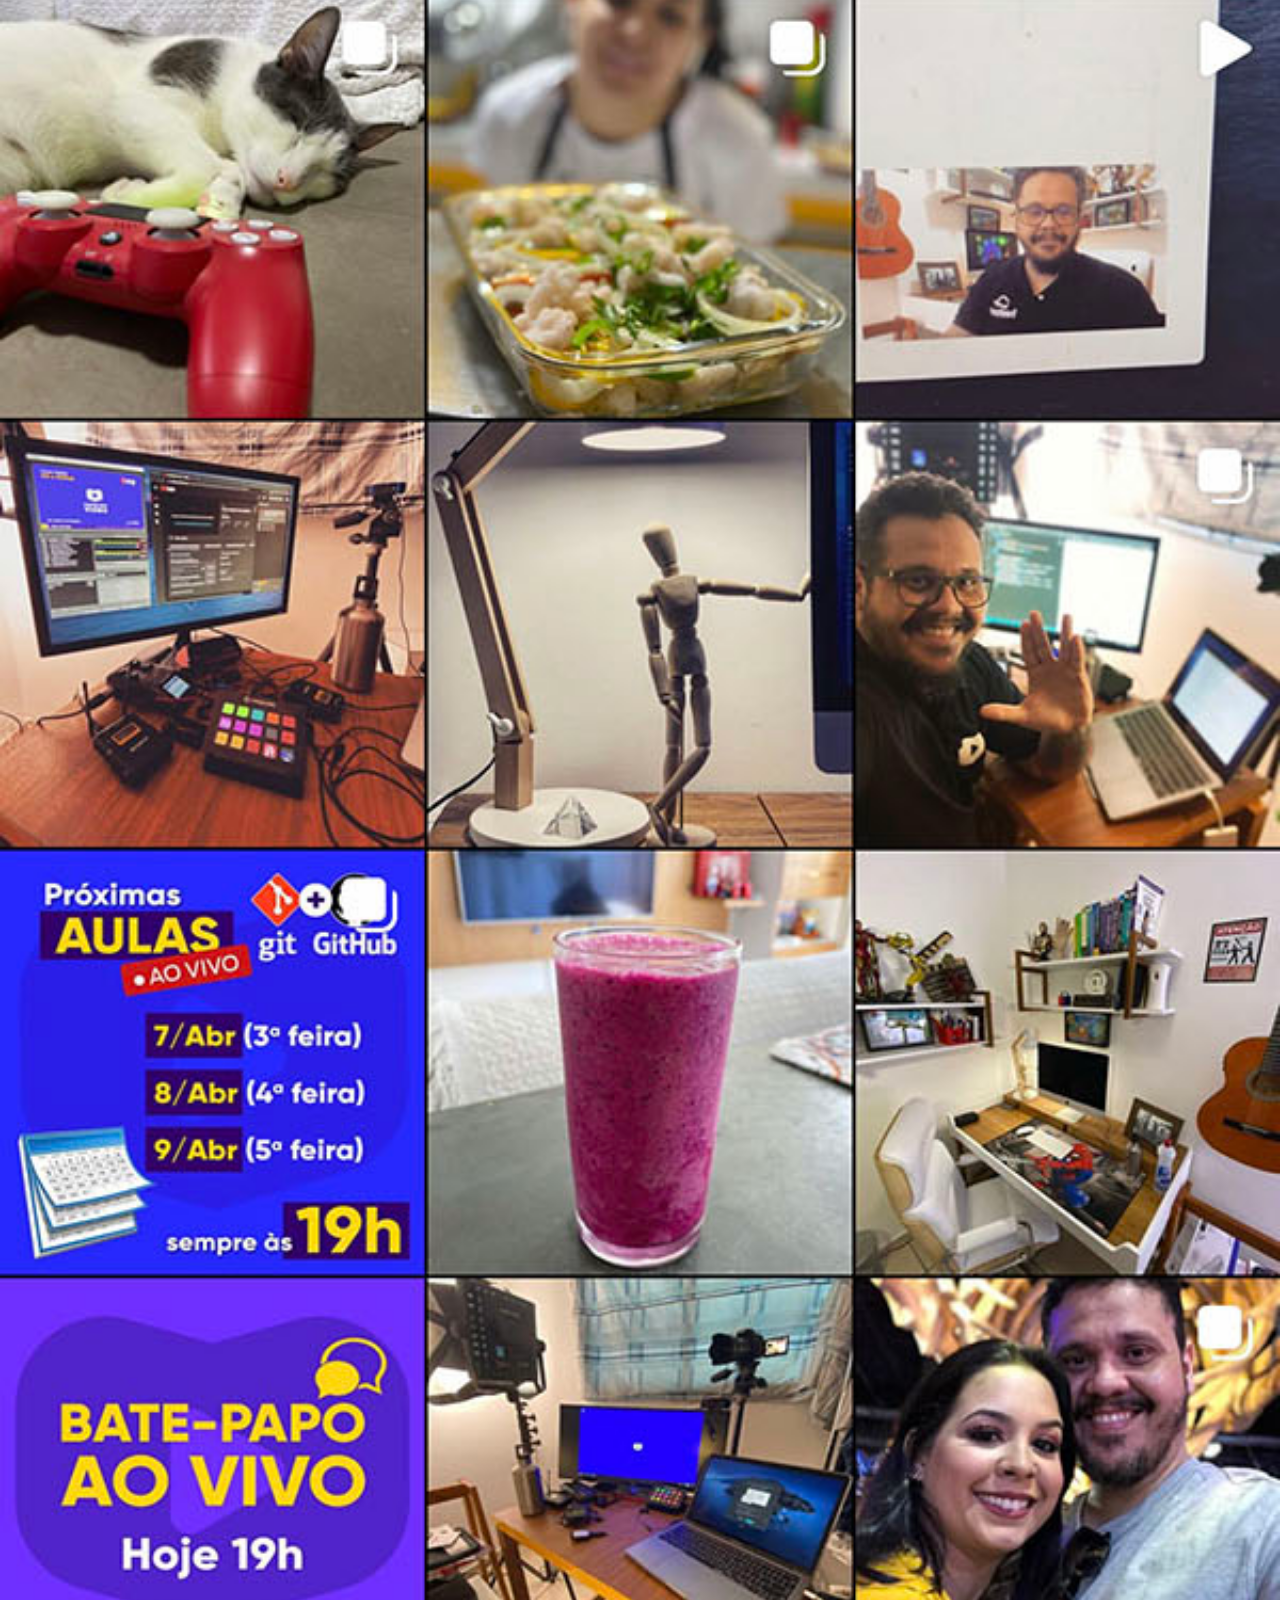
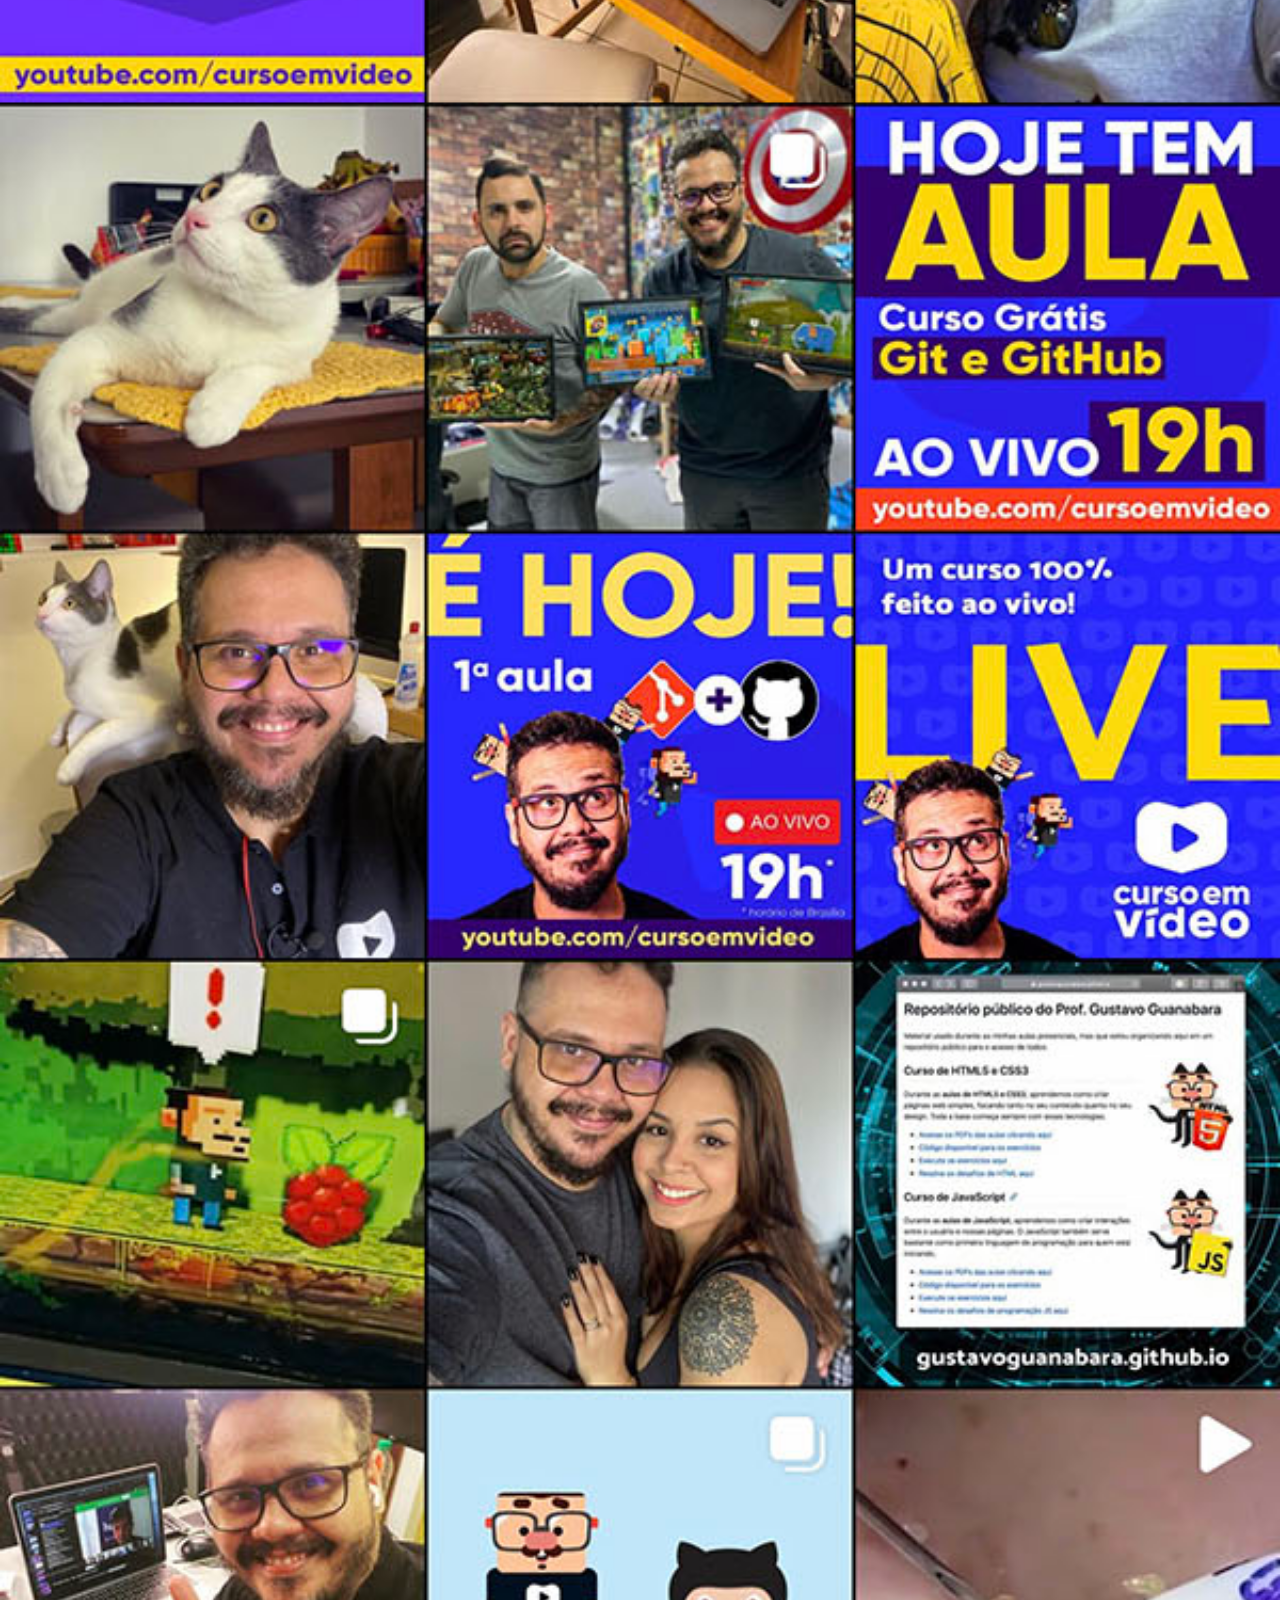
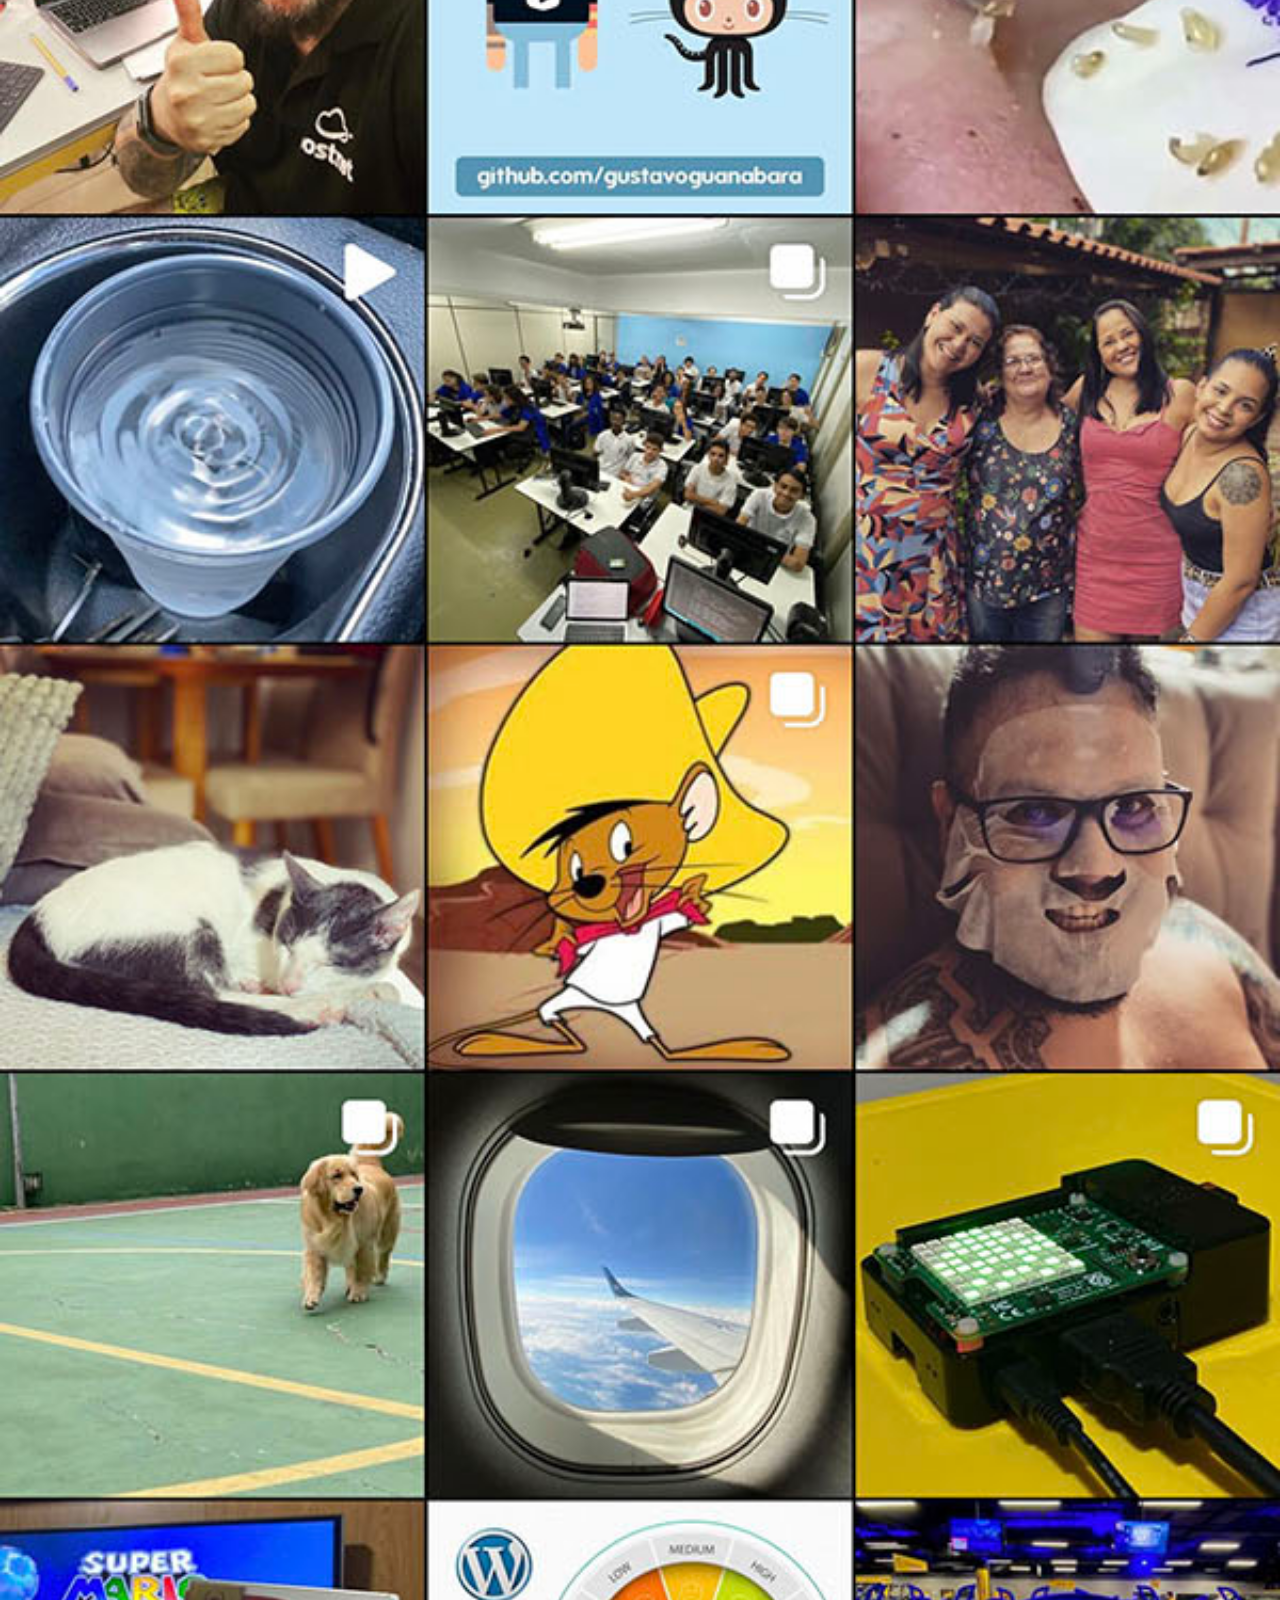
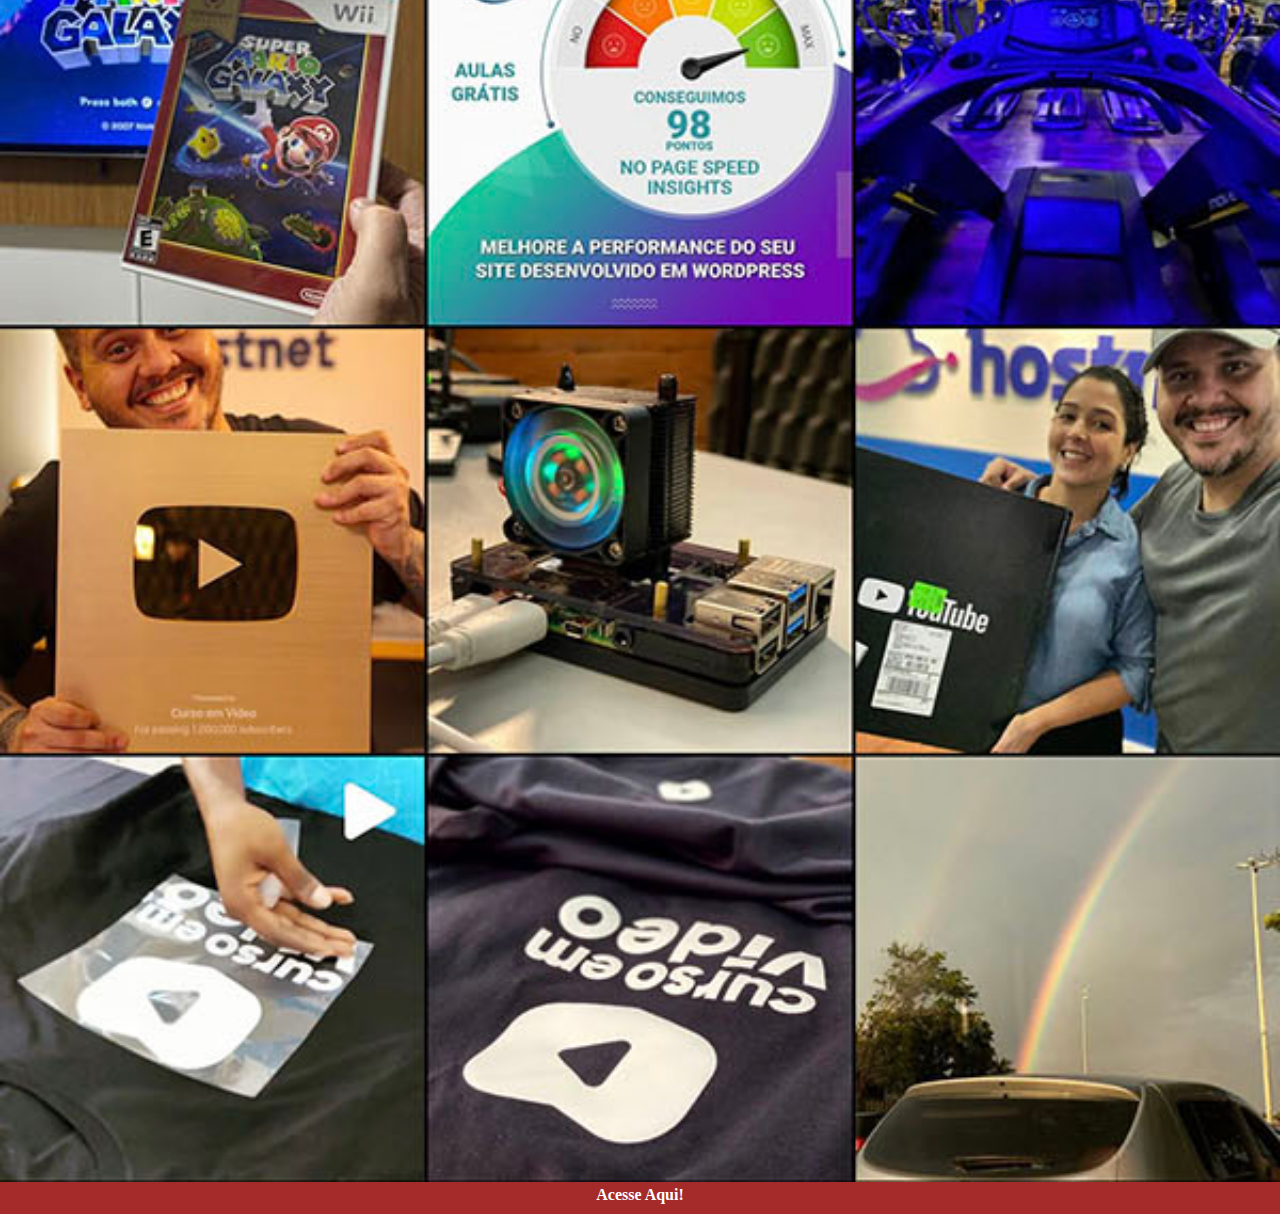
<file: instagram.html>
<!DOCTYPE html>
<html lang="pt-br">
<head>
    <meta charset="UTF-8">
    <meta name="viewport" content="width=device-width, initial-scale=1.0">
    <title>Document</title>
    <style>
        *{
            margin: 0%;
            padding: 0%;
        }
        ::-webkit-scrollbar{
            width: 0;
            height: 0;
        }
        img{
        width: 100vw;
        }
        a{
            display: block;
            background-color: brown;
            color: white;
            text-align: center;
            padding: 10px;
            text-decoration: none;
            font-weight: bolder;
            margin-top: -10px;
        }
        a:hover{
            background-color:red;
        }
    </style>
</head>
<body>
    <img src="imagens/tela-instagram.jpg" alt="tela_youtube">
    <a href="https://www.instagram.com/gustavoguanabara/" target="_blank">Acesse Aqui!</a>
    
</body>
</html>
</file>
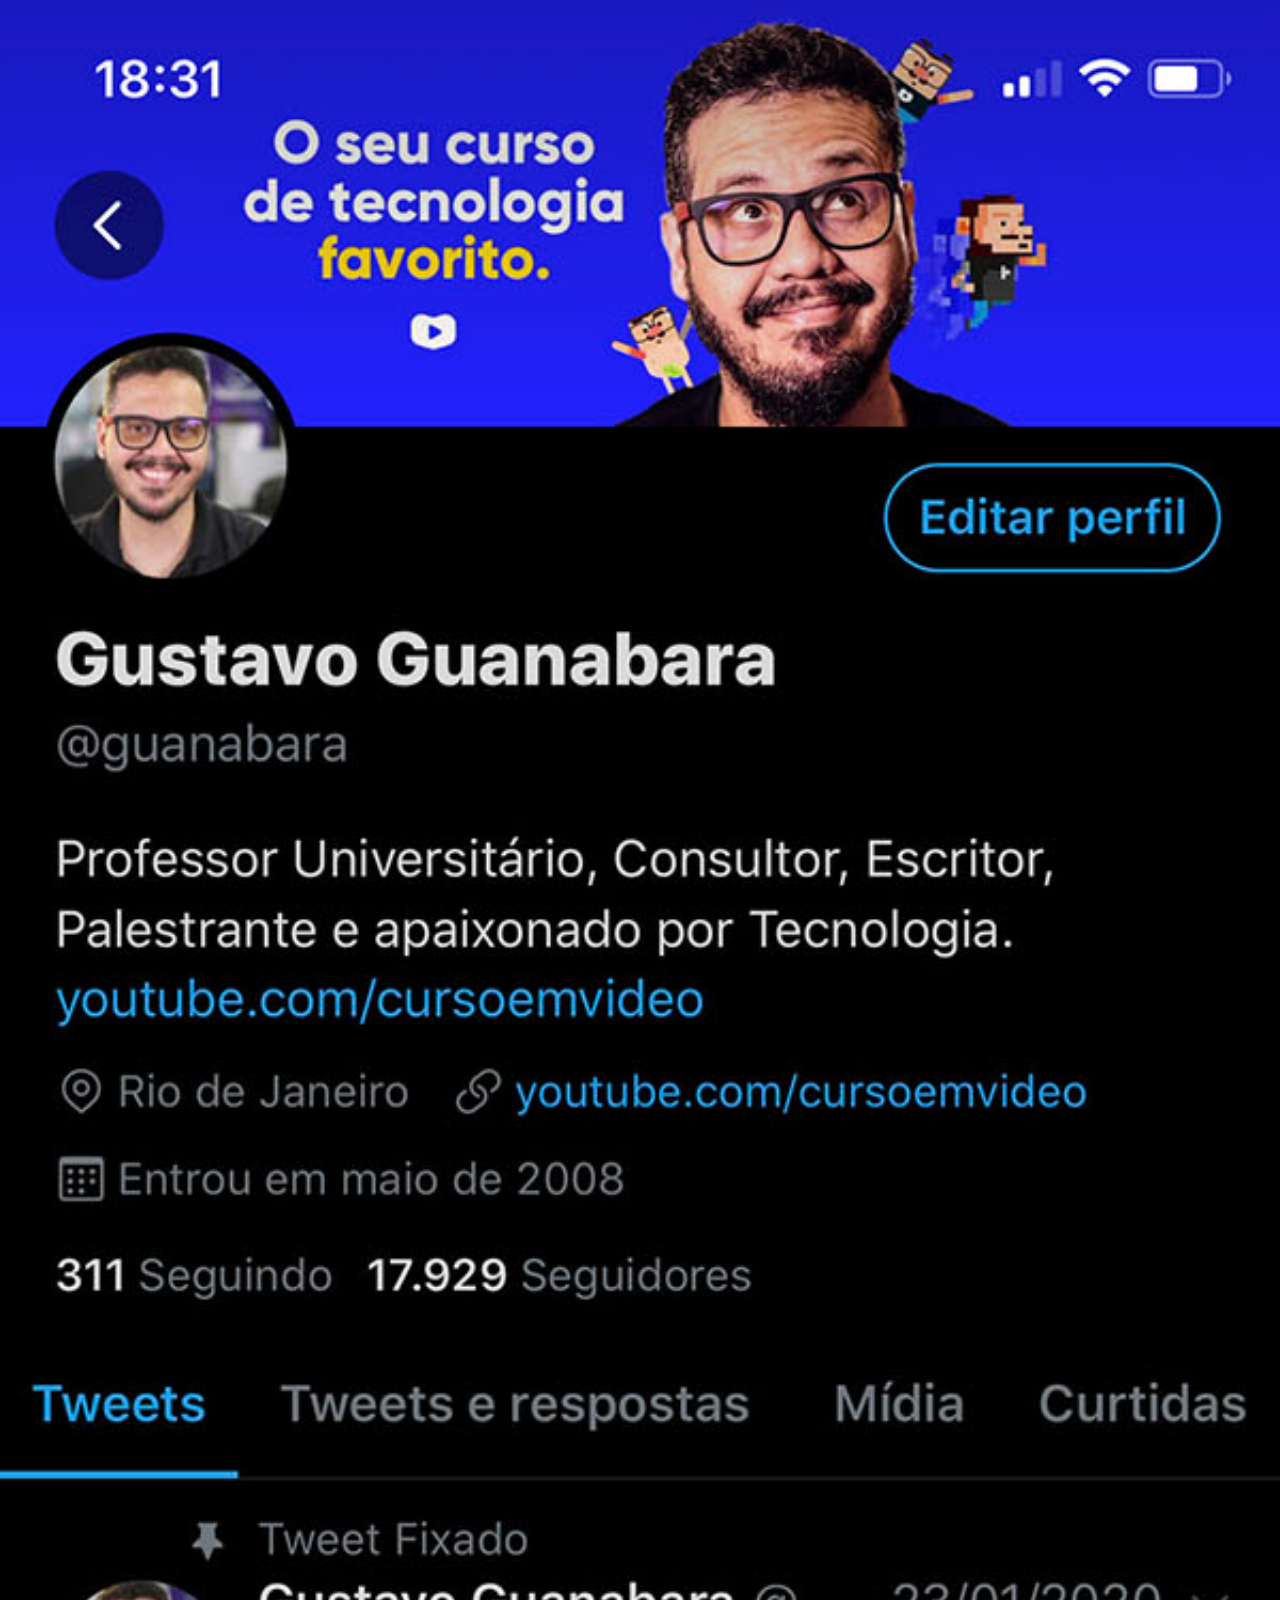
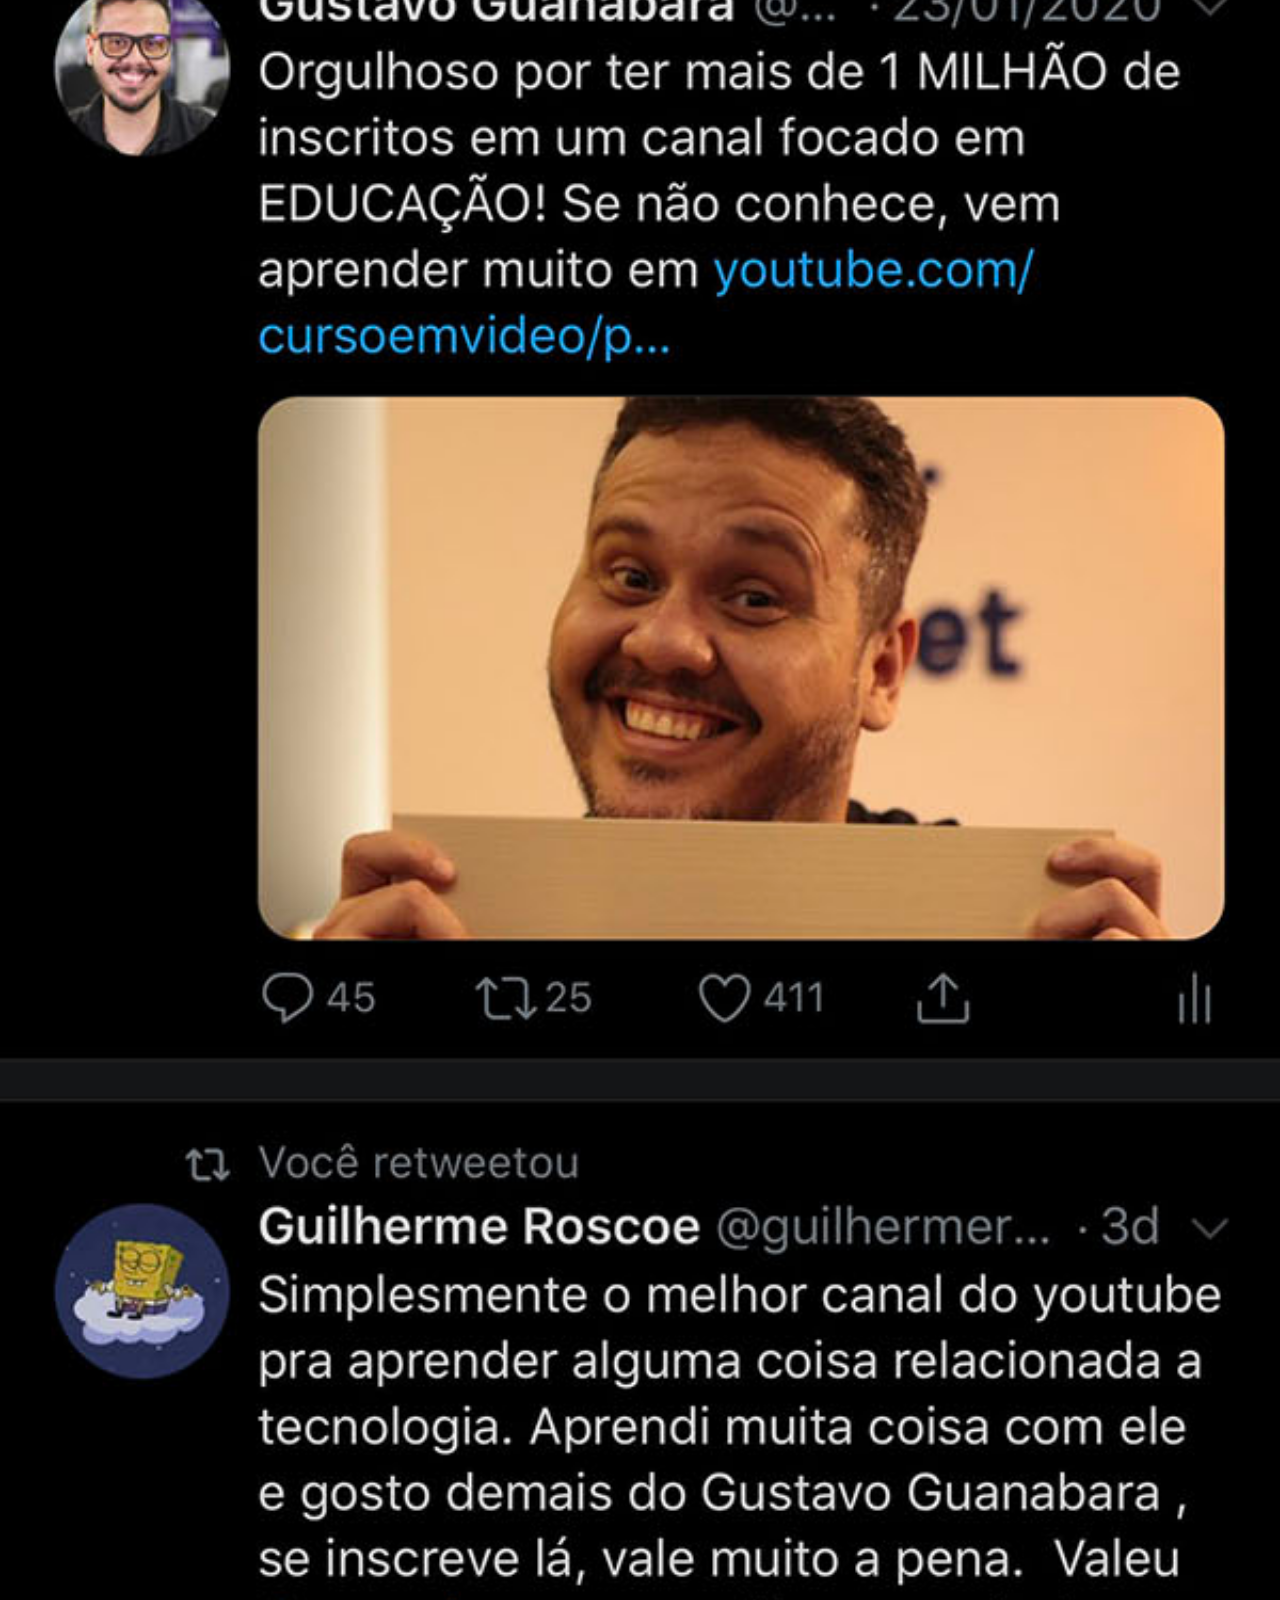
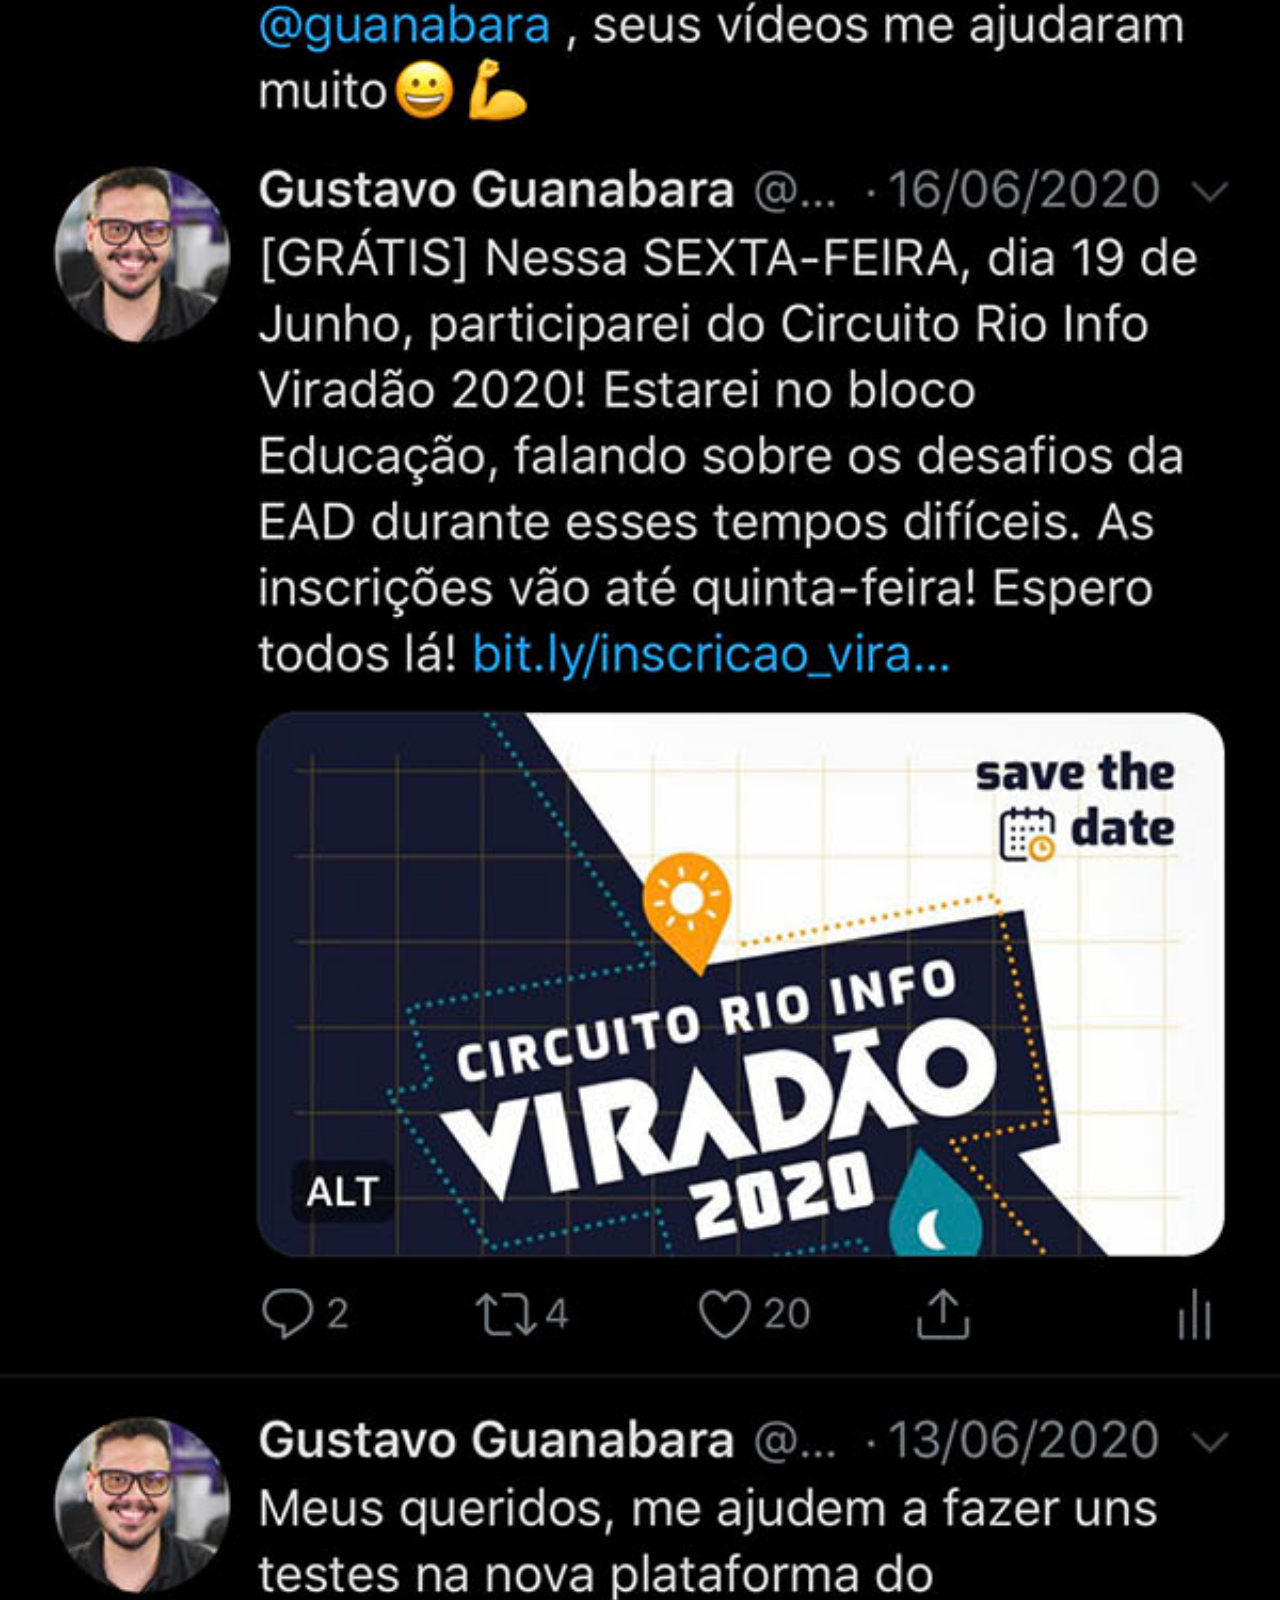
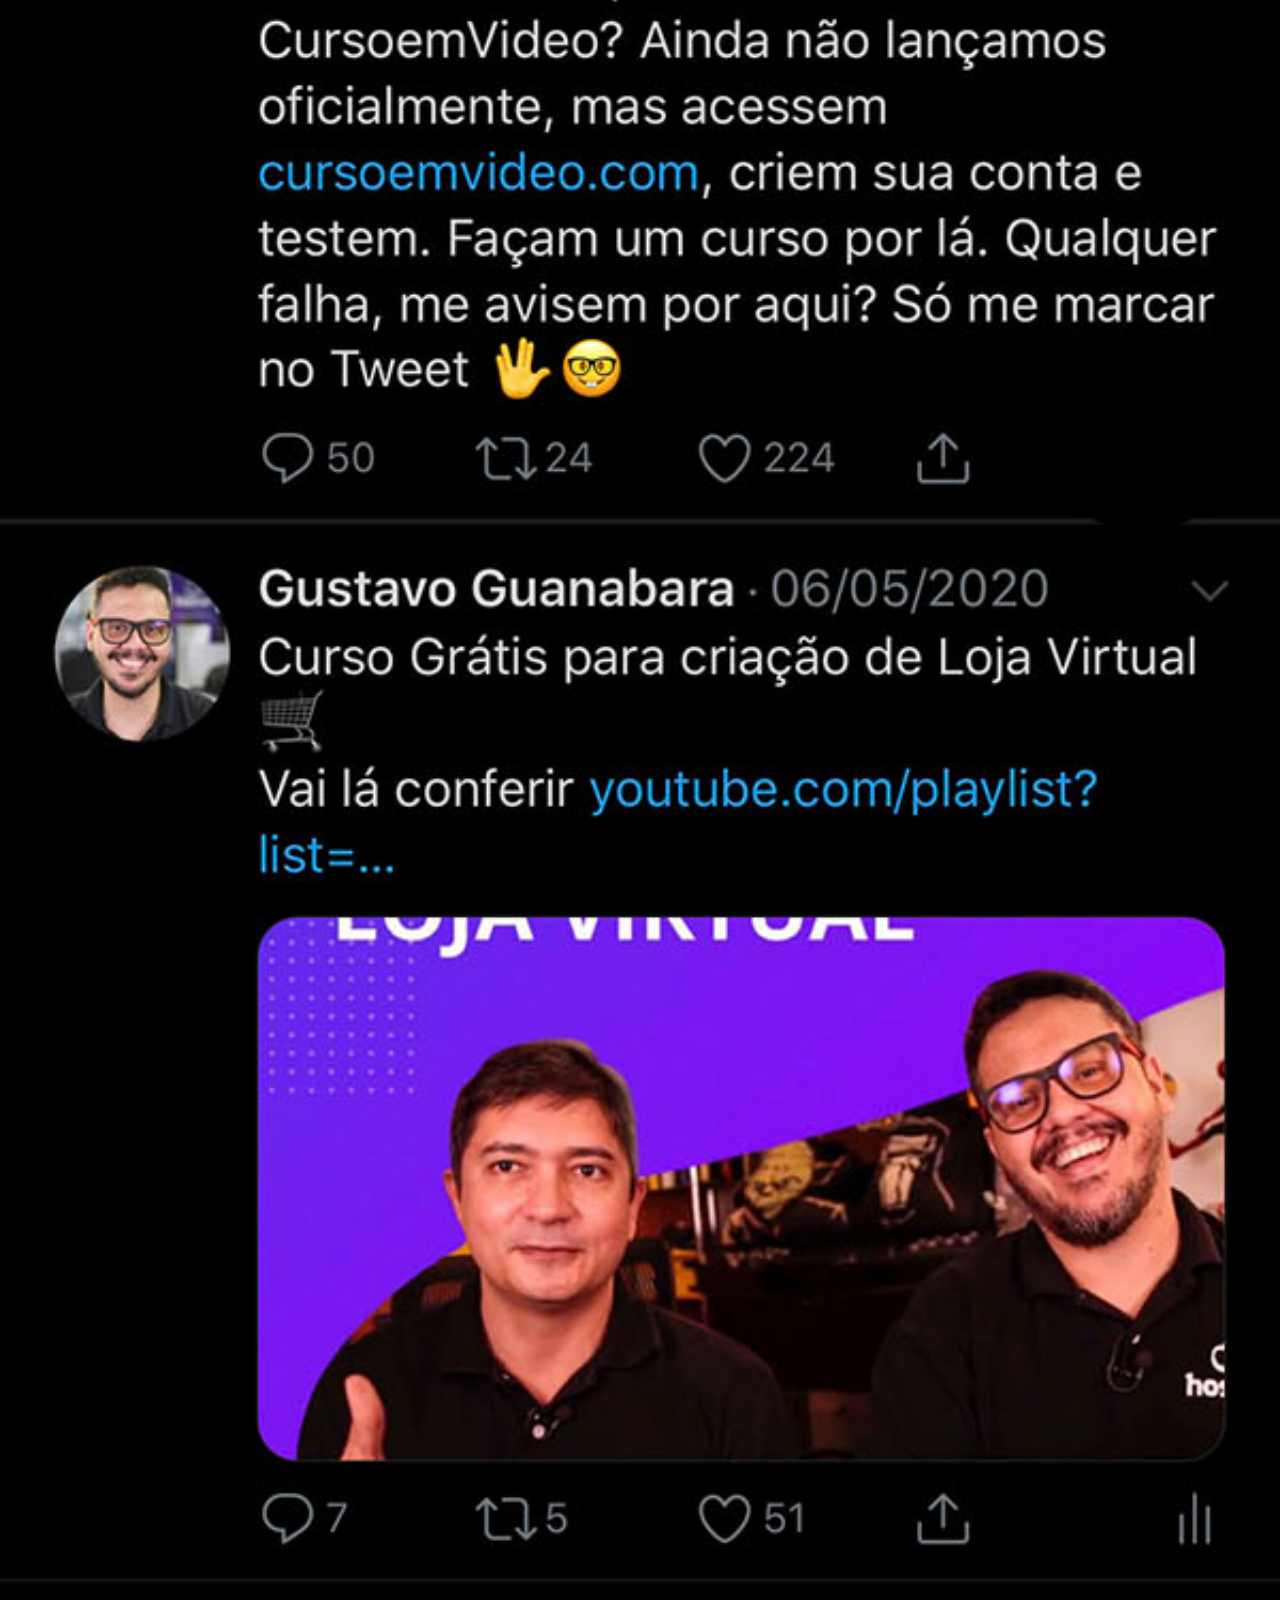
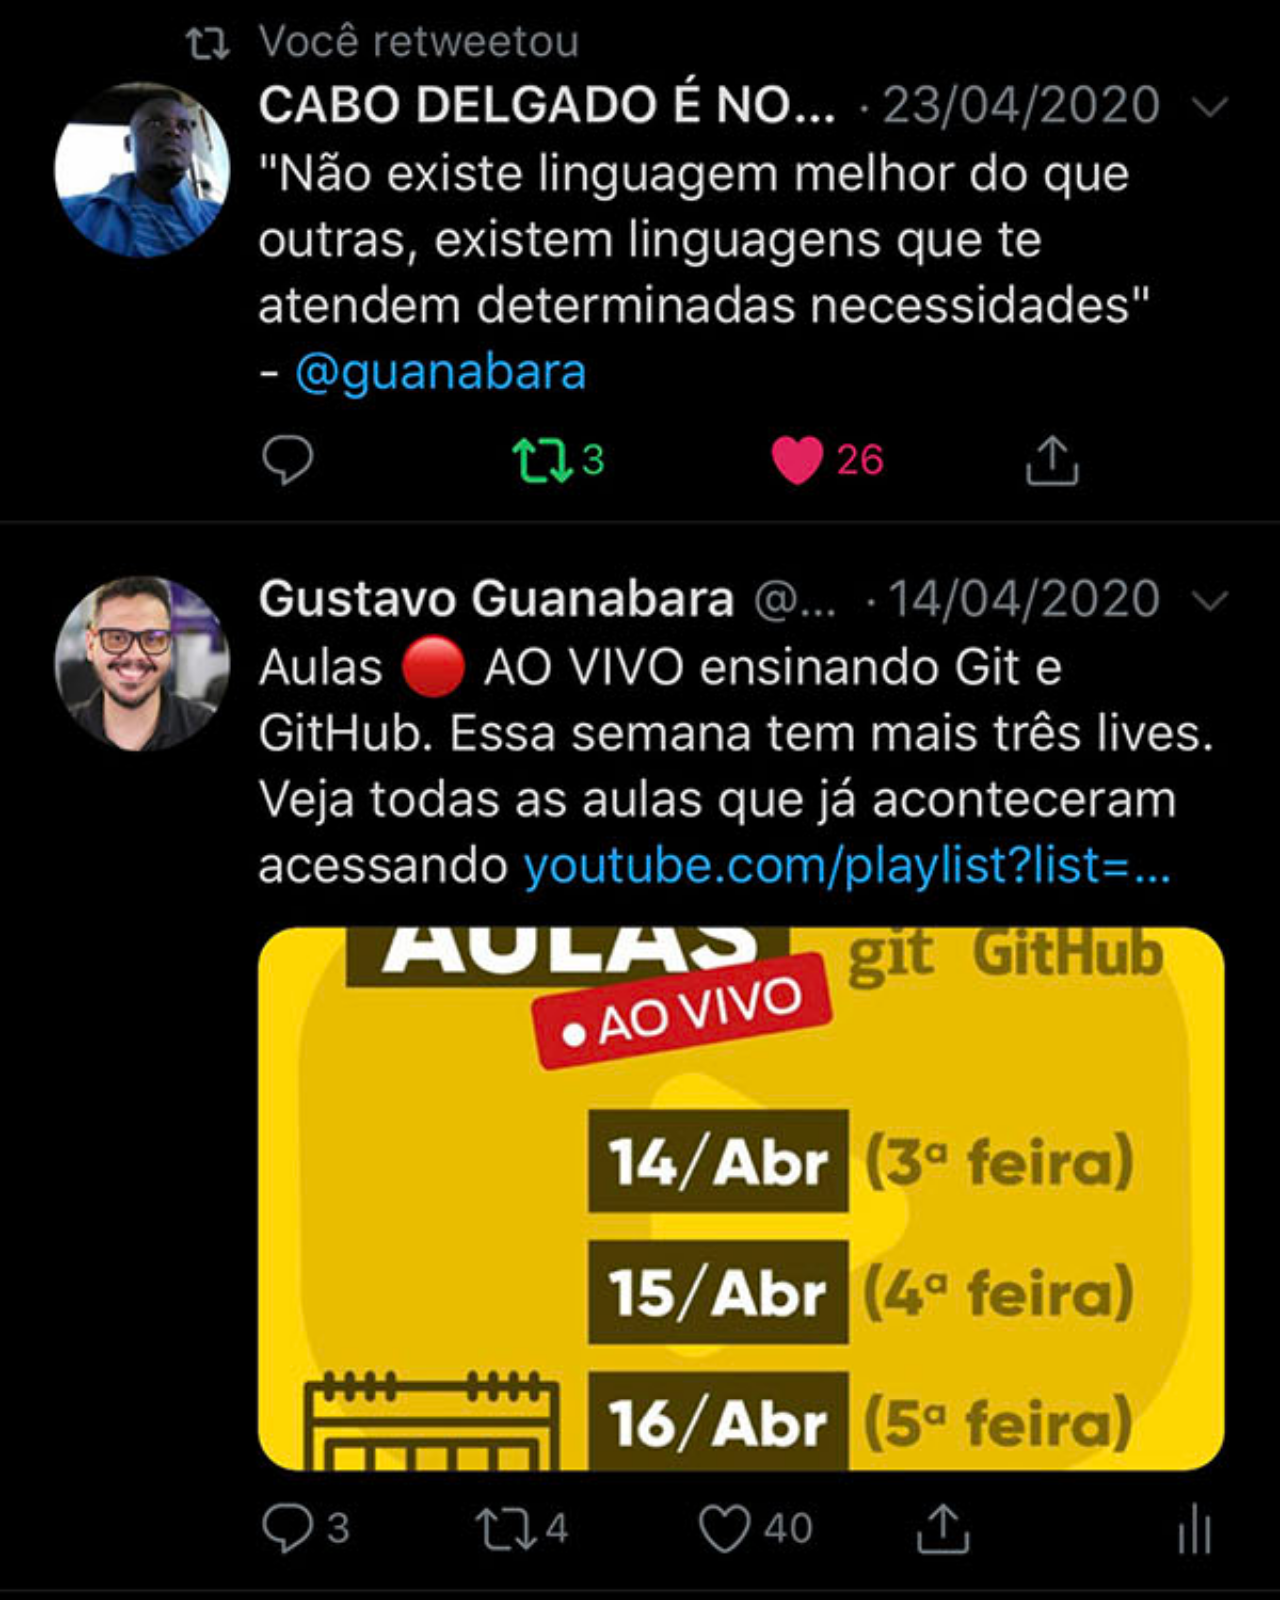
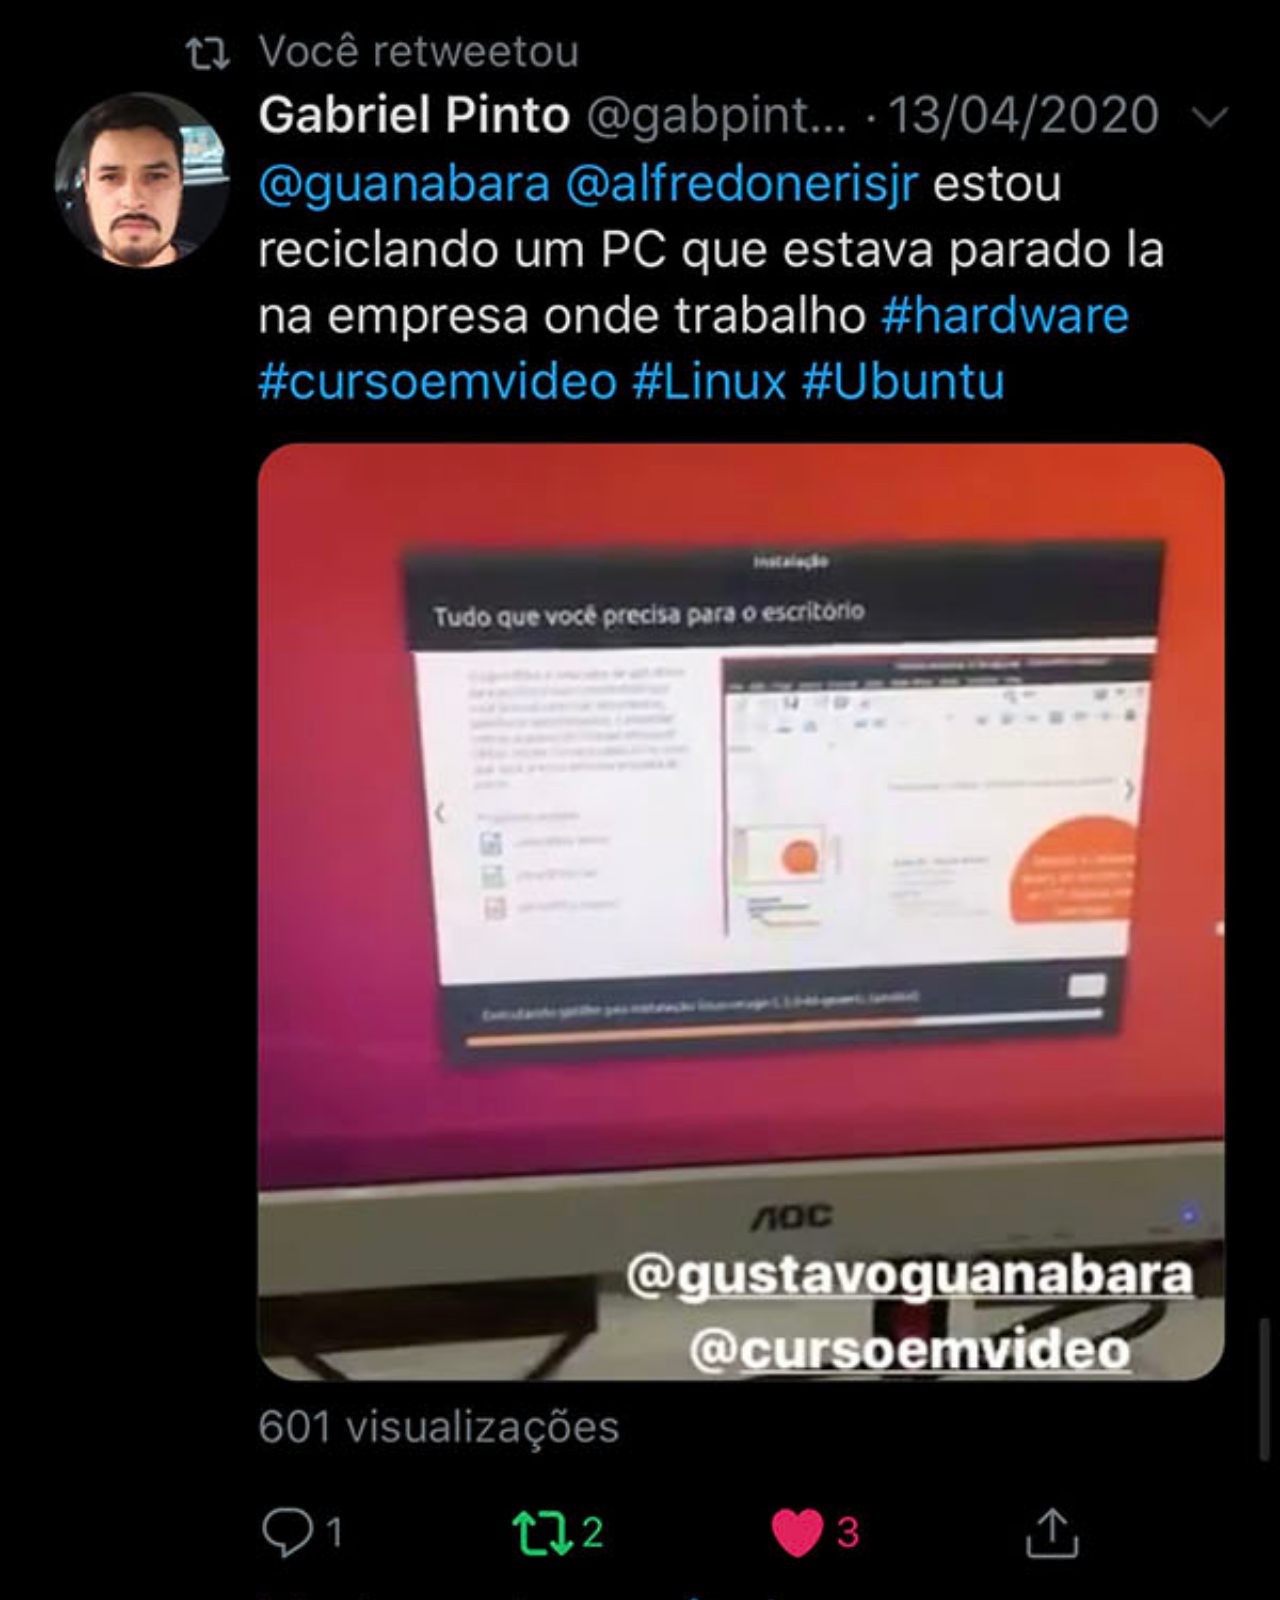
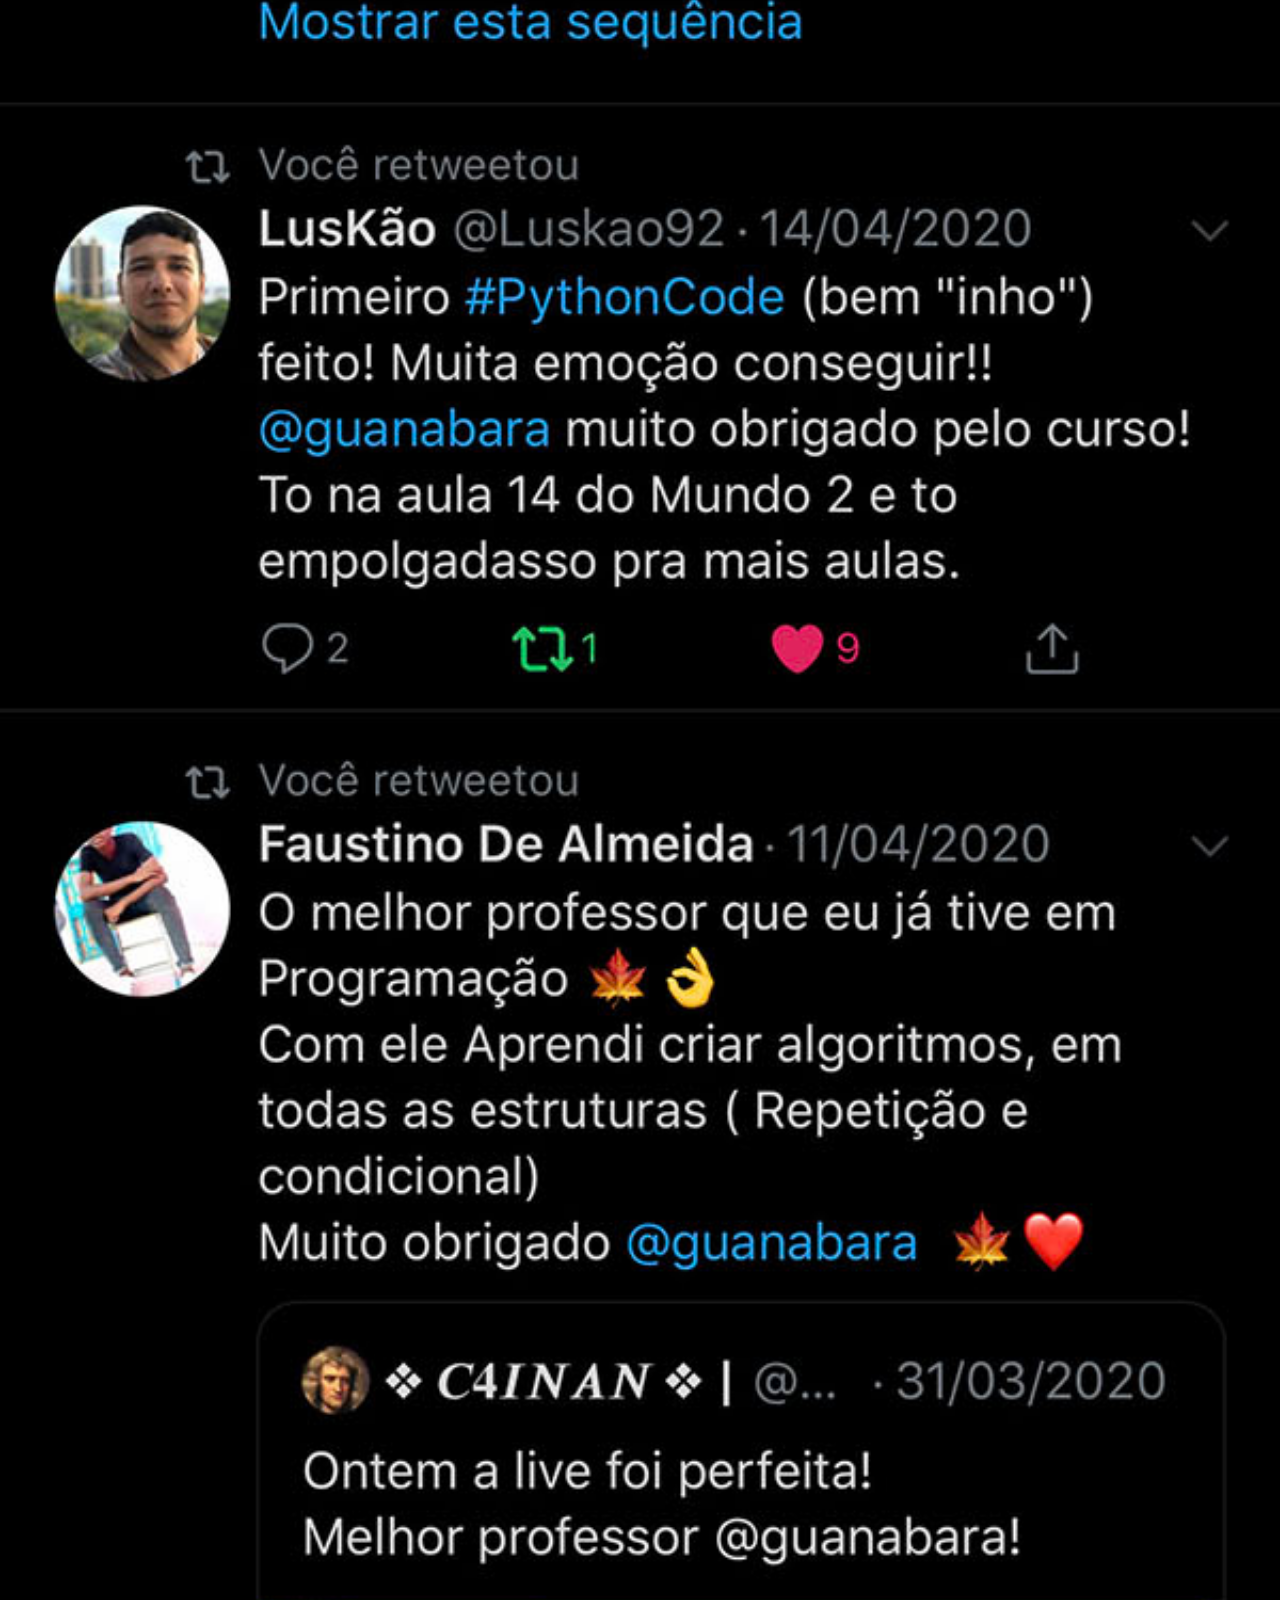
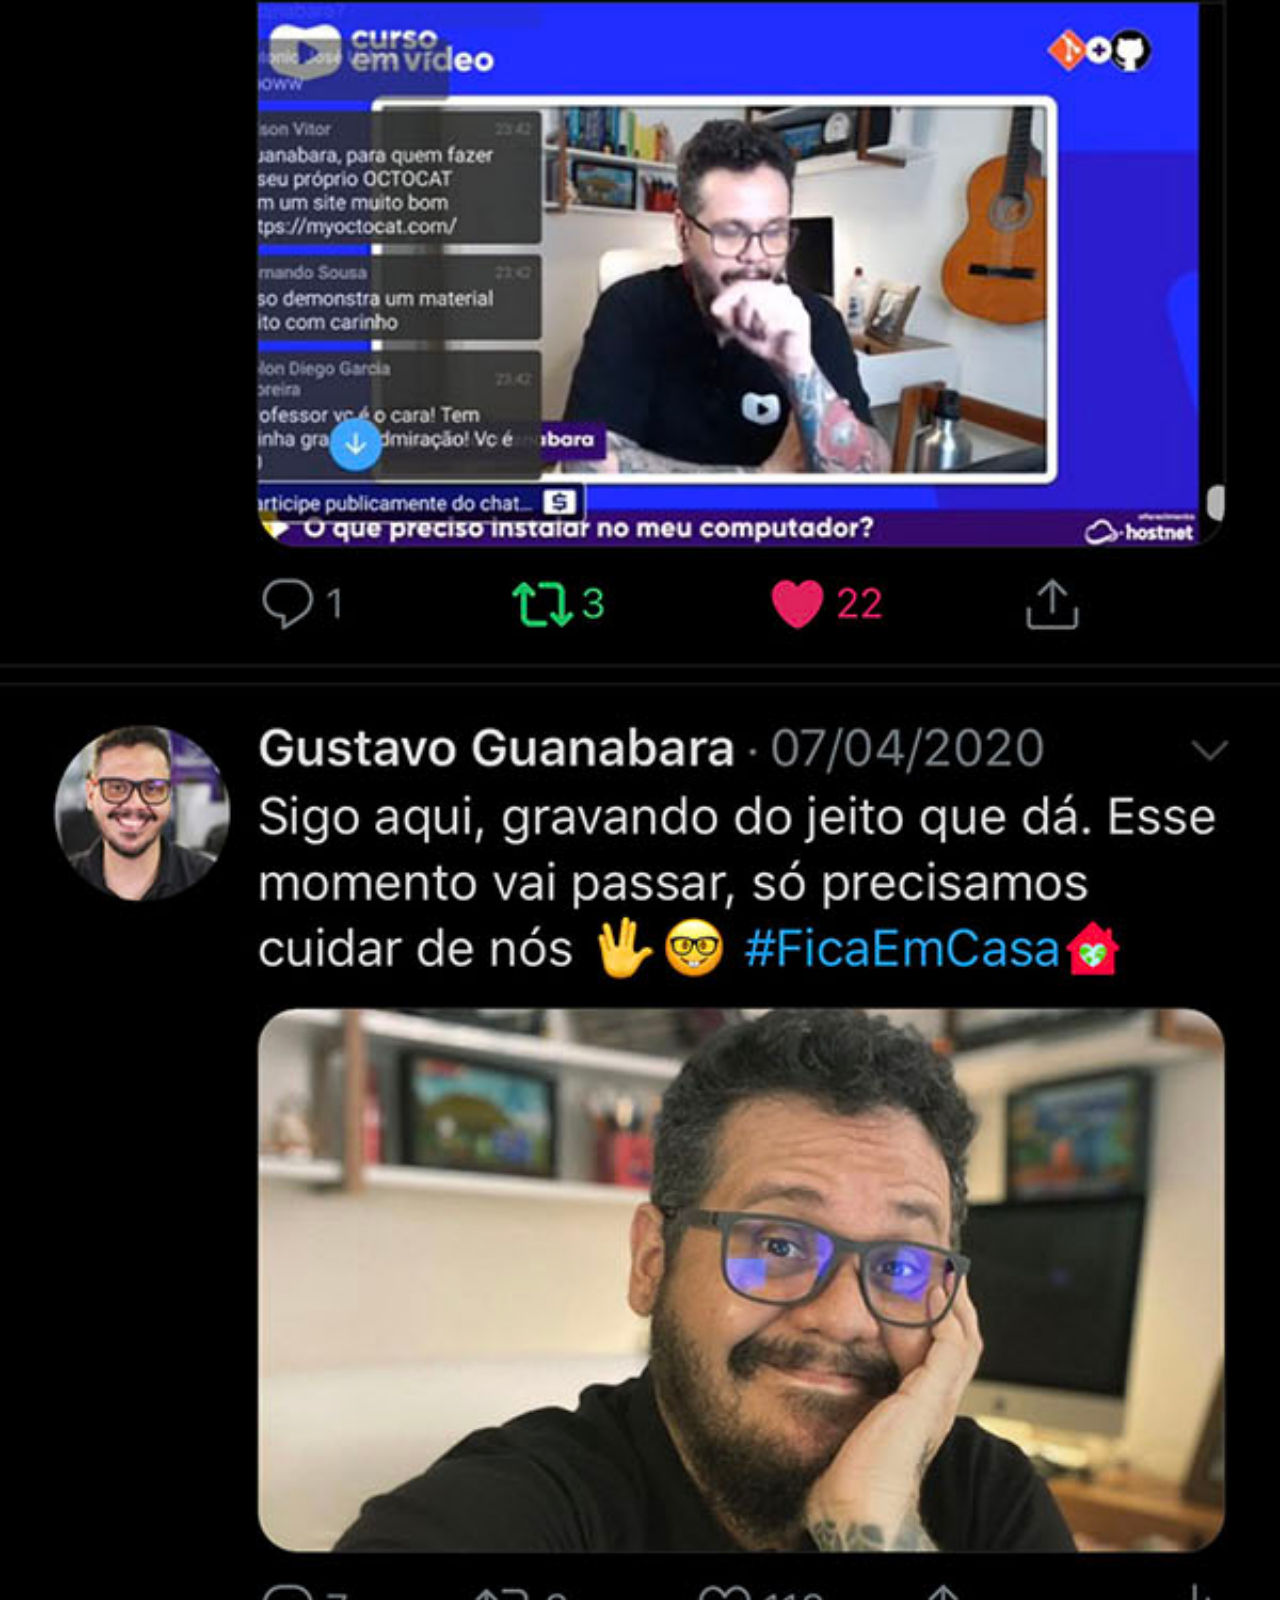
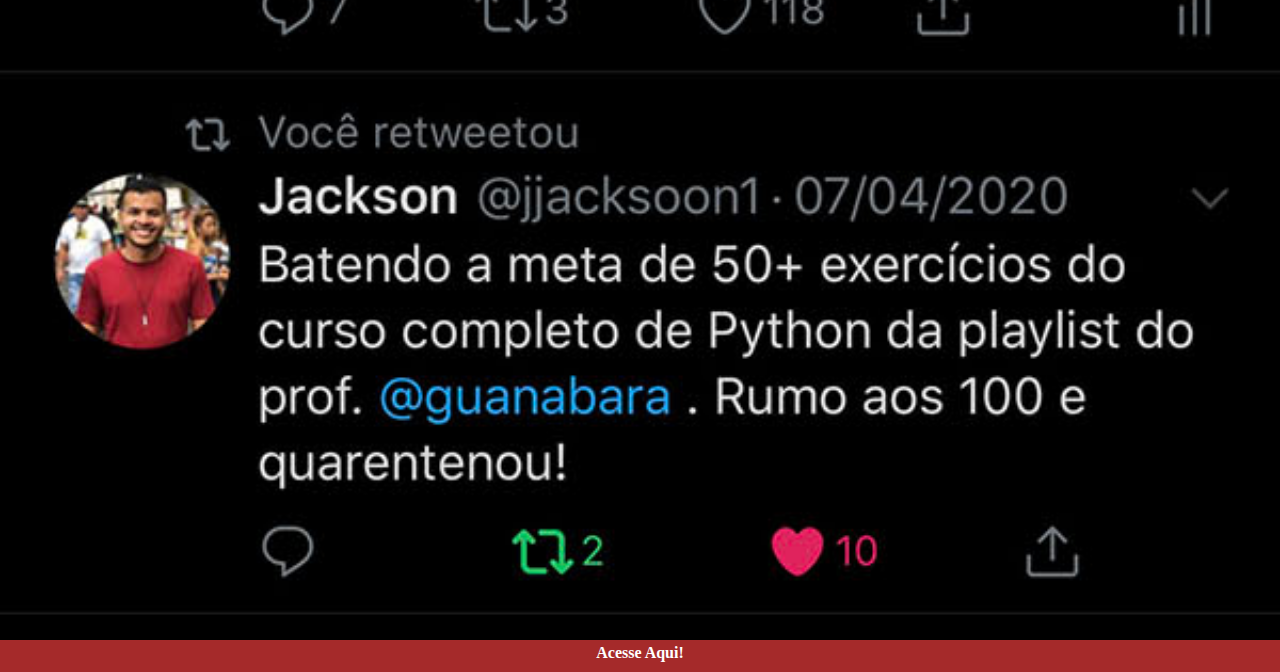
<file: twitter.html>
<!DOCTYPE html>
<html lang="pt-br">
<head>
    <meta charset="UTF-8">
    <meta name="viewport" content="width=device-width, initial-scale=1.0">
    <title>Document</title>
    <style>
        *{
            margin: 0%;
            padding: 0%;
        }
        ::-webkit-scrollbar{
            width: 0;
            height: 0;
        }
        img{
        width: 100vw;
        }
        a{
            display: block;
            background-color: brown;
            color: white;
            text-align: center;
            padding: 10px;
            text-decoration: none;
            font-weight: bolder;
            margin-top: -10px;
        }
        a:hover{
            background-color:red;
        }
    </style>
</head>
<body>
    <img src="imagens/tela-twitter.jpg" alt="tela_youtube">
    <a href="https://x.com/guanabara" target="_blank">Acesse Aqui!</a>
    
</body>
</html>
</file>
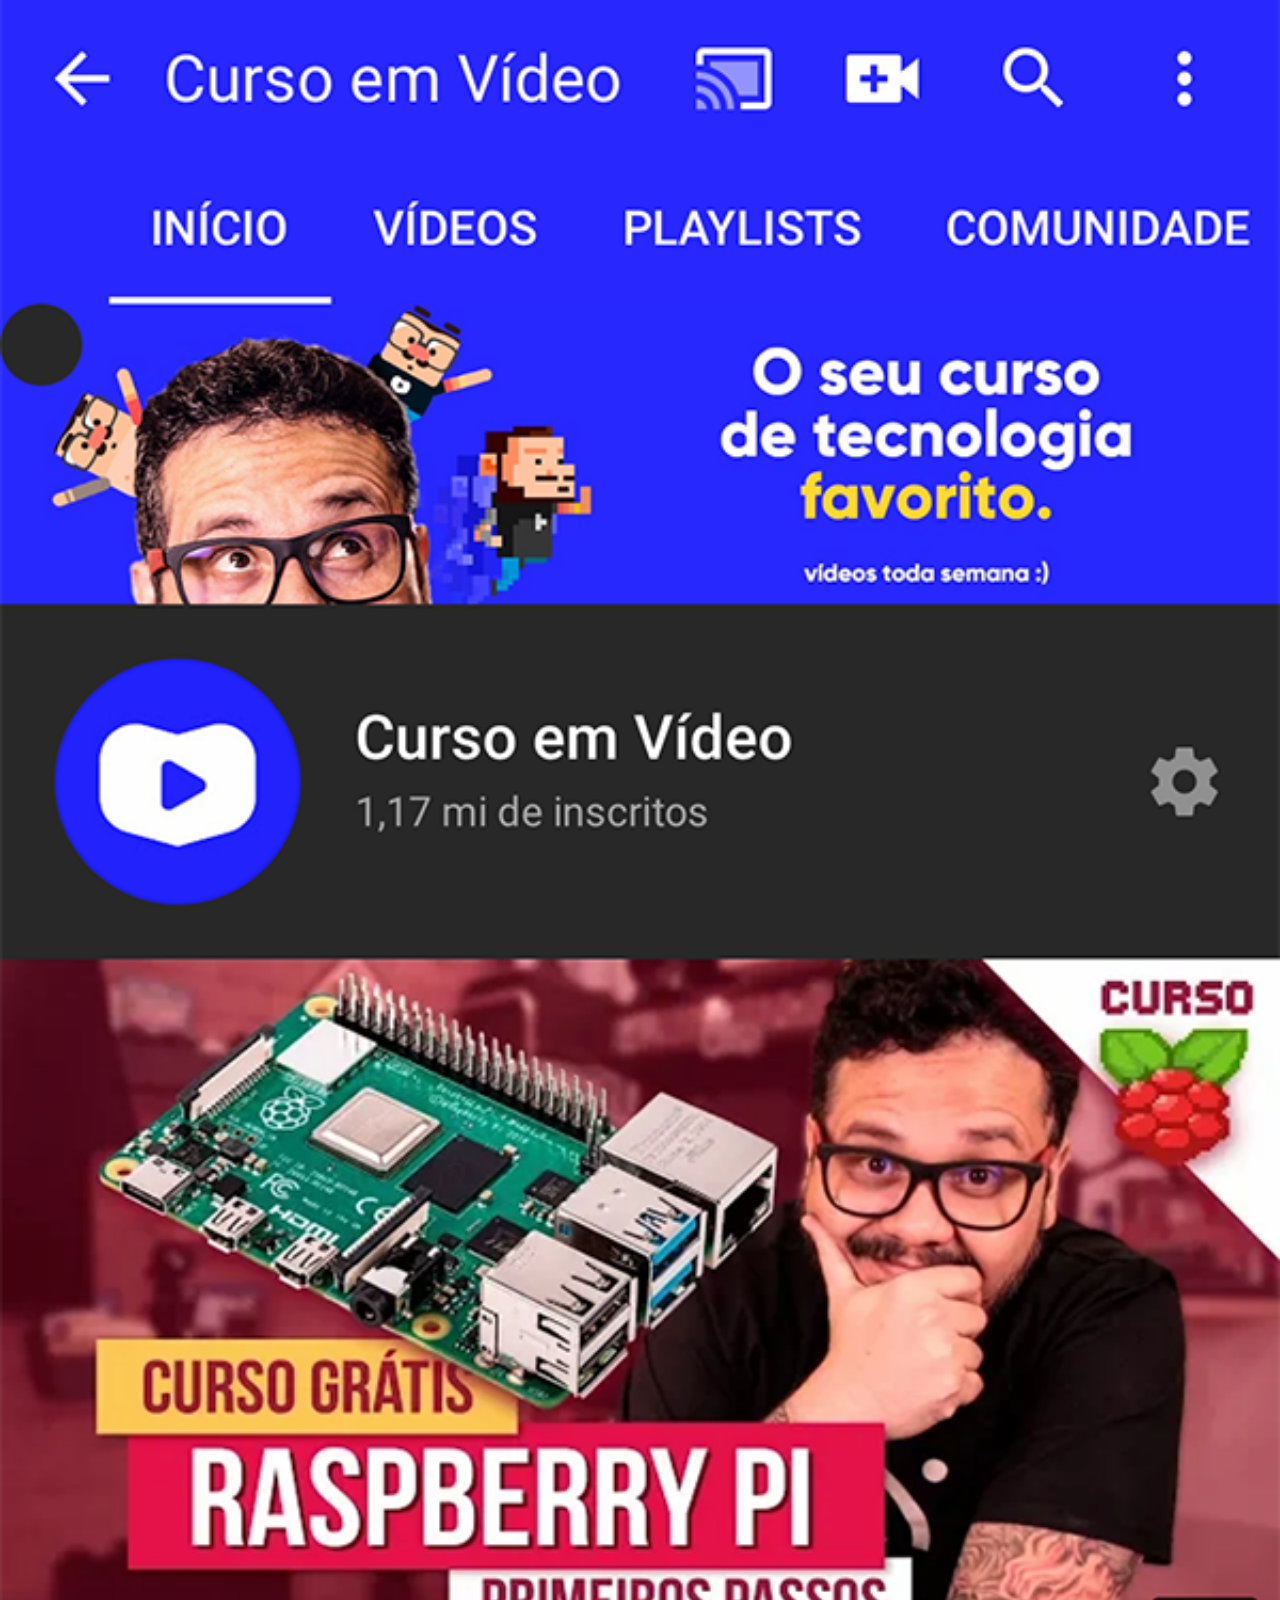
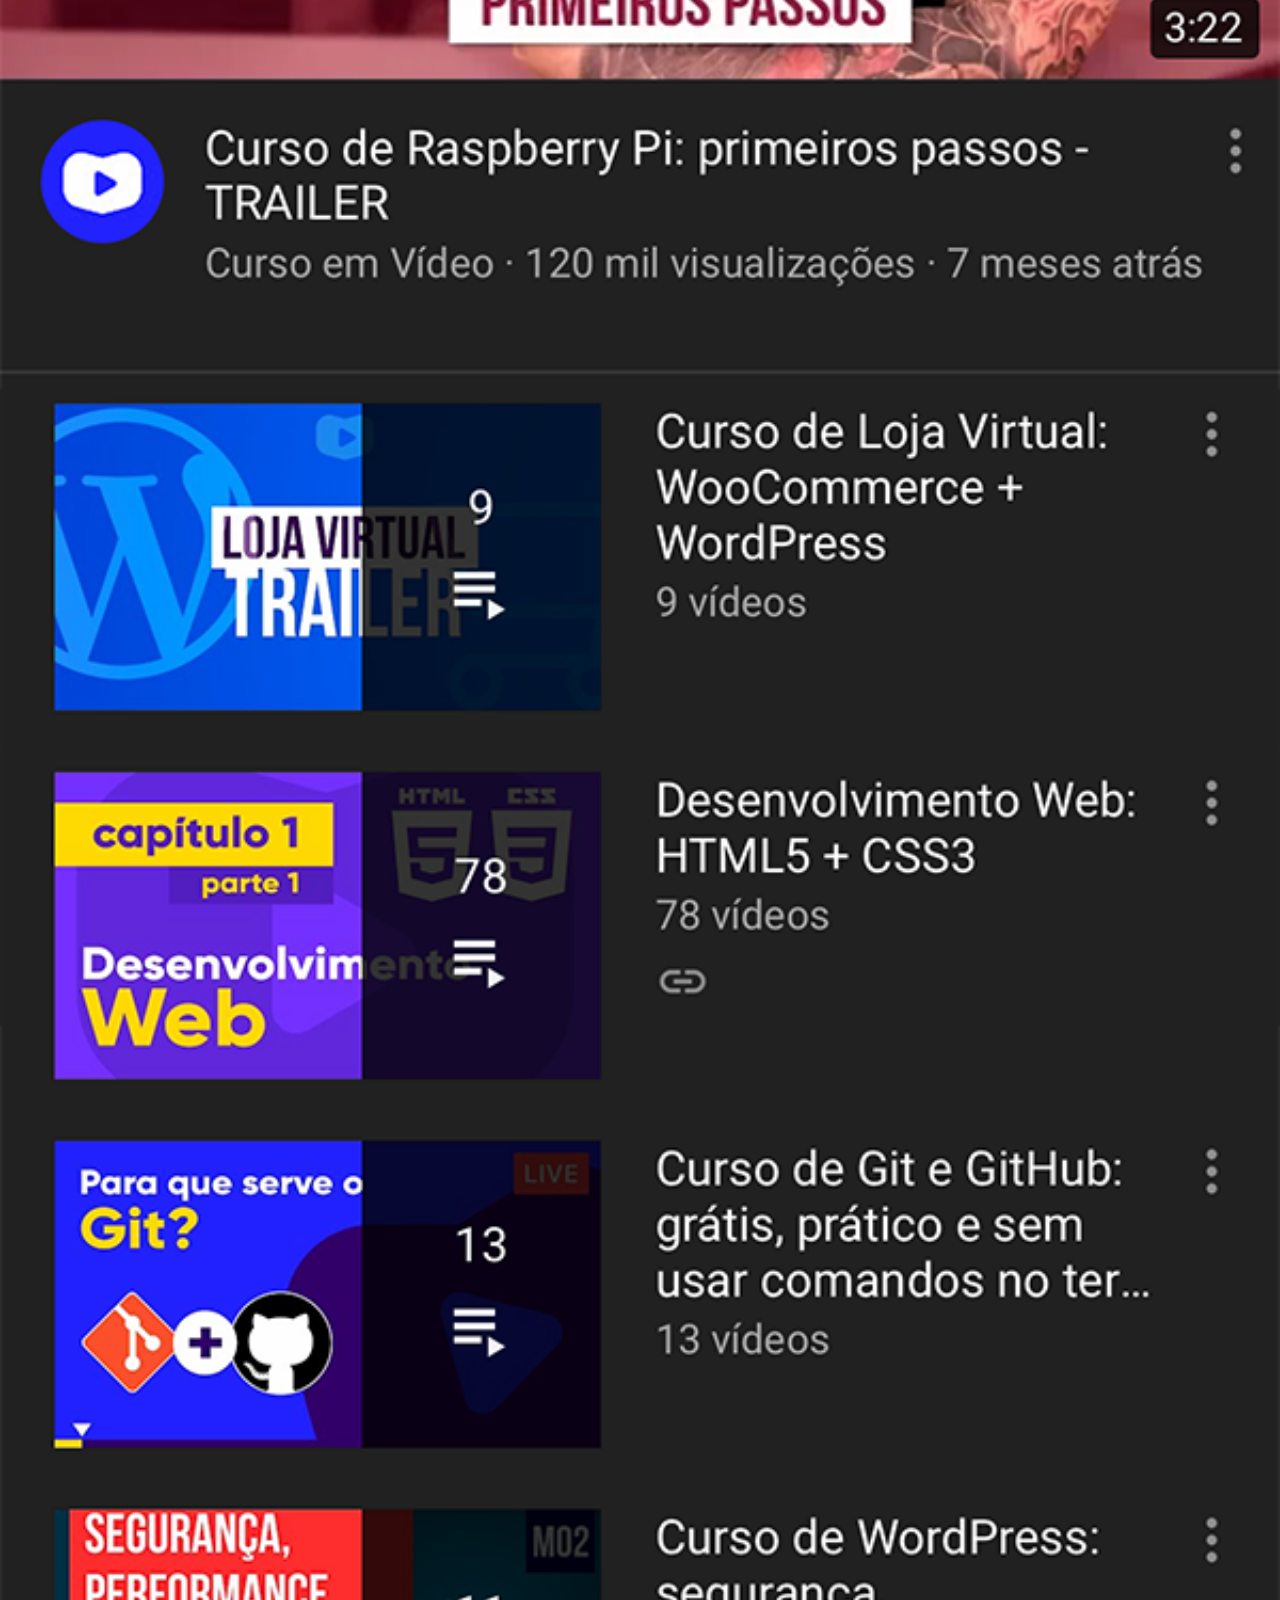
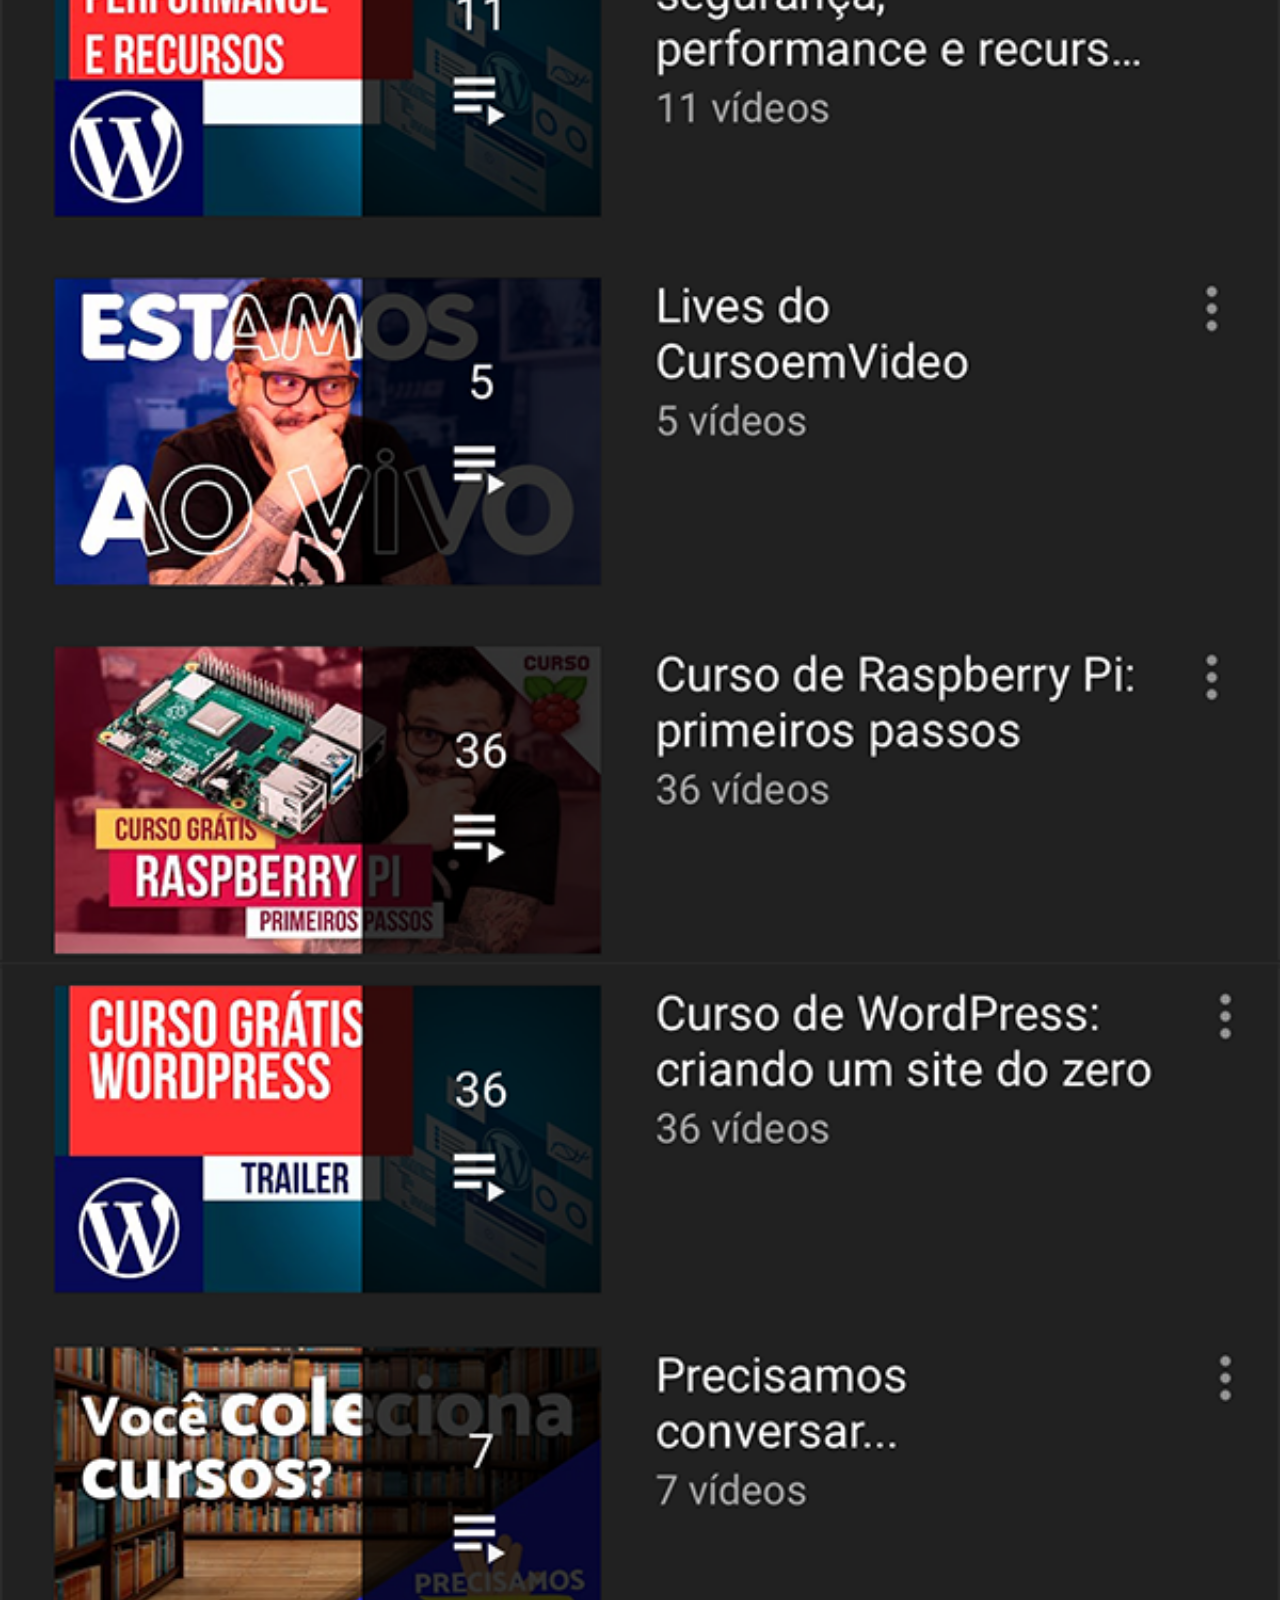
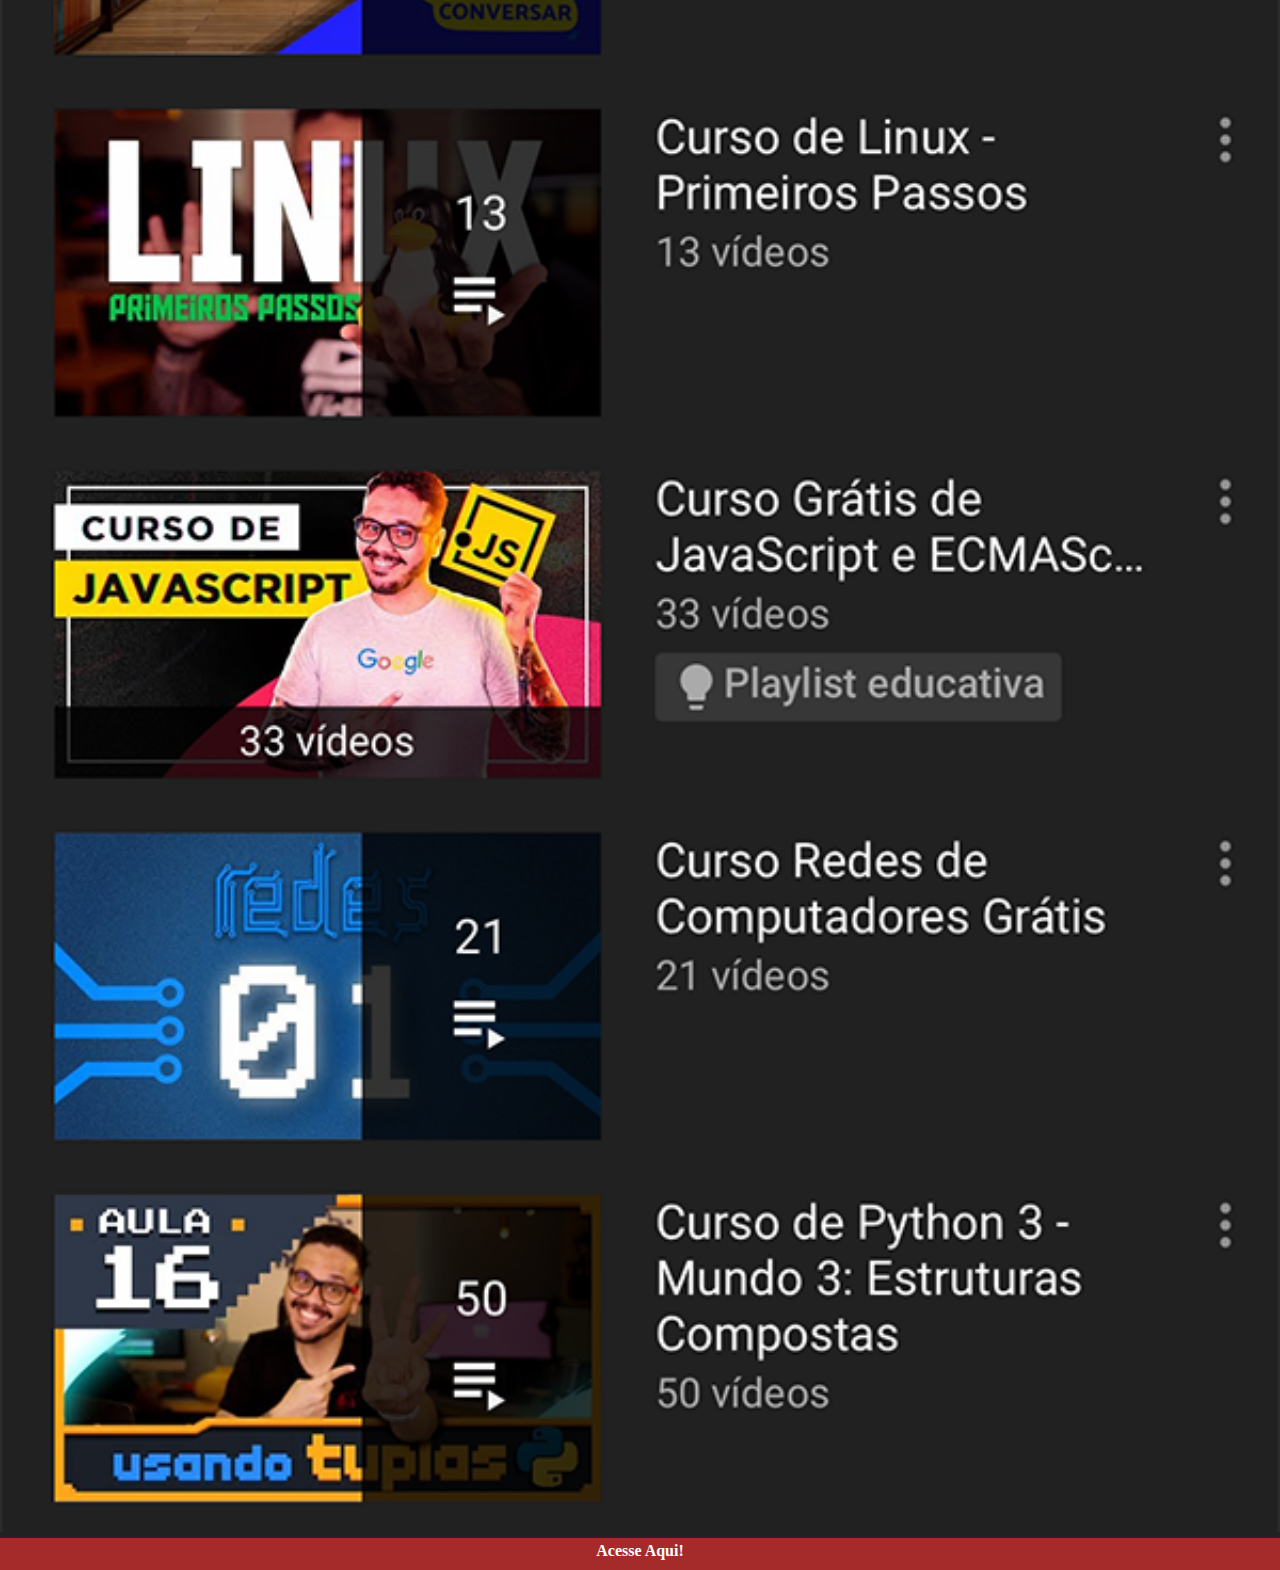
<file: youtube.html>
<!DOCTYPE html>
<html lang="pt-br">
<head>
    <meta charset="UTF-8">
    <meta name="viewport" content="width=device-width, initial-scale=1.0">
    <title>Document</title>
    <style>
        *{
            margin: 0%;
            padding: 0%;
        }
        ::-webkit-scrollbar{
            width: 0;
            height: 0;
        }
        img{
        width: 100vw;
        }
        a{
            display: block;
            background-color: brown;
            color: white;
            text-align: center;
            padding: 10px;
            text-decoration: none;
            font-weight: bolder;
            margin-top: -10px;
        }
        a:hover{
            background-color:red;
        }
    </style>
</head>
<body>
    <img src="imagens/tela-youtube.png" alt="tela_youtube">
    <a href="https://www.youtube.com/c/CursoemV%C3%ADdeo/videos" target="_blank">Acesse Aqui!</a>
    
</body>
</html>
</file>
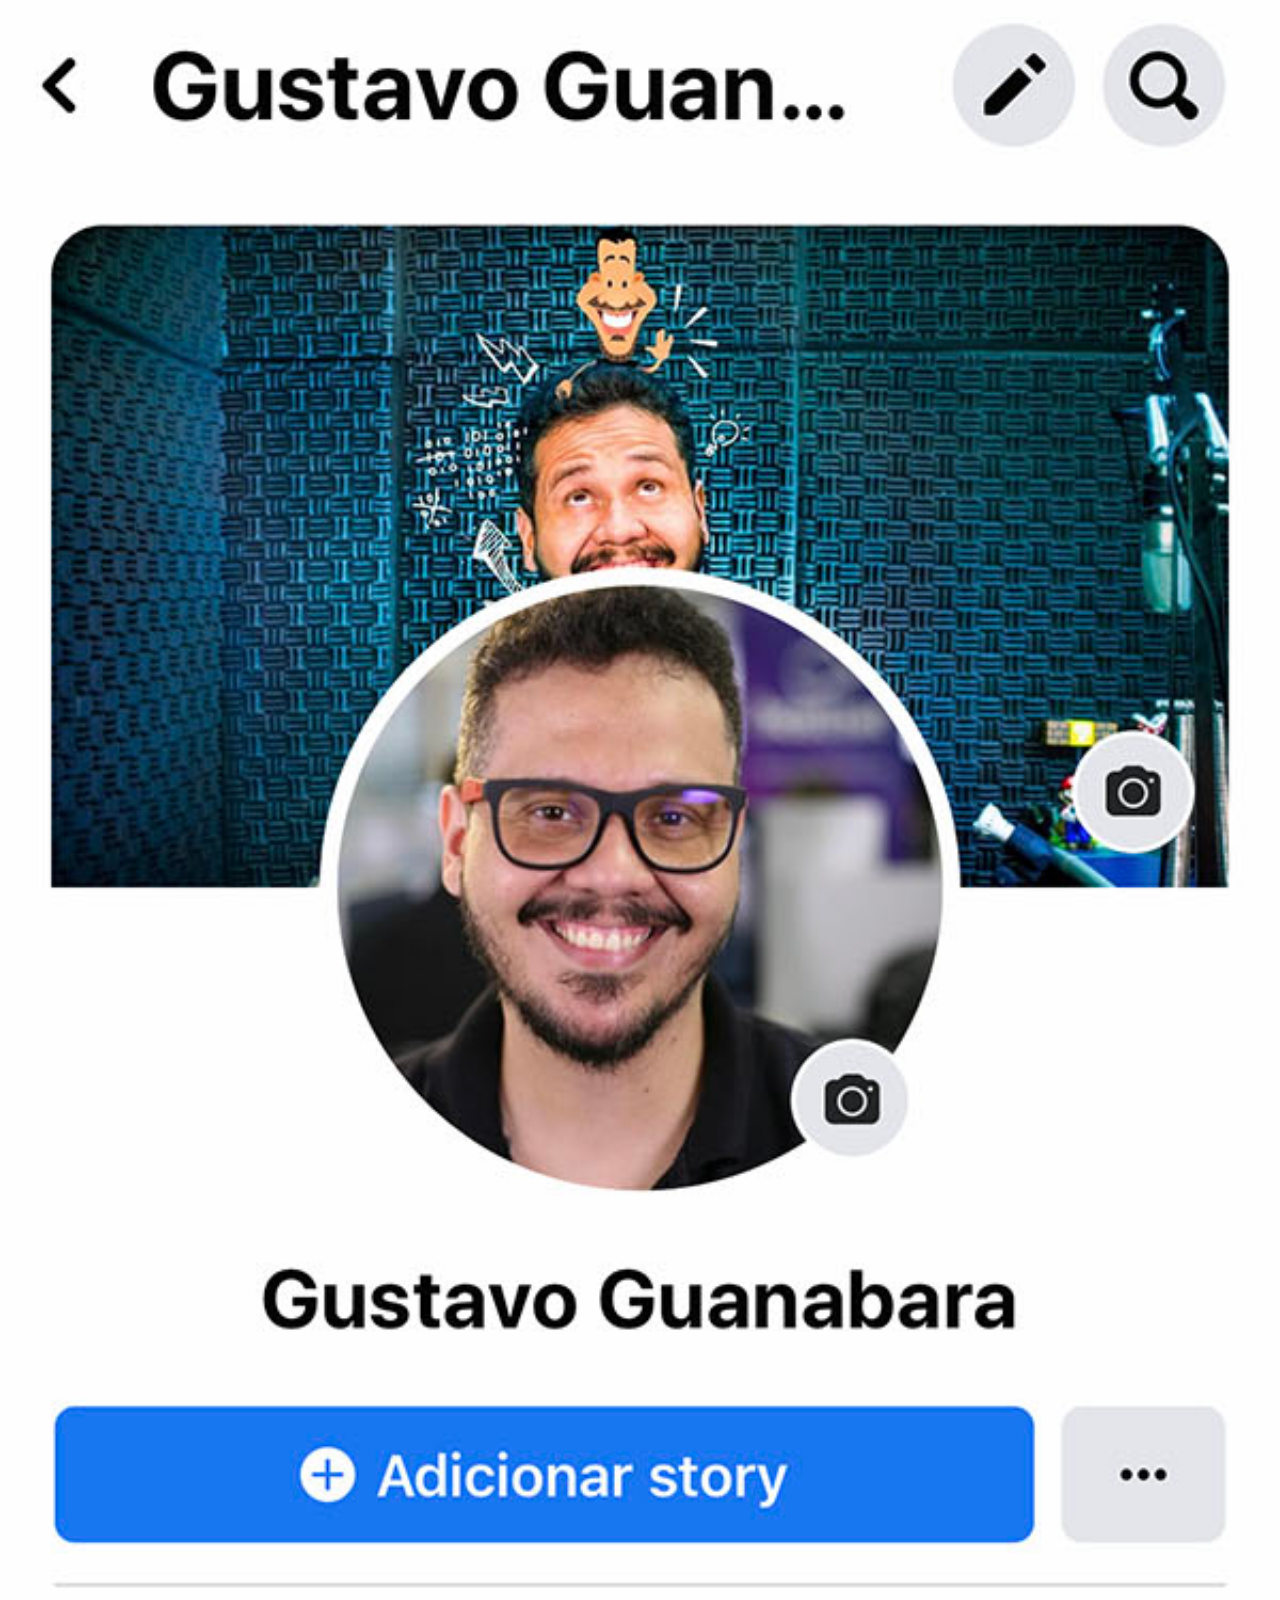
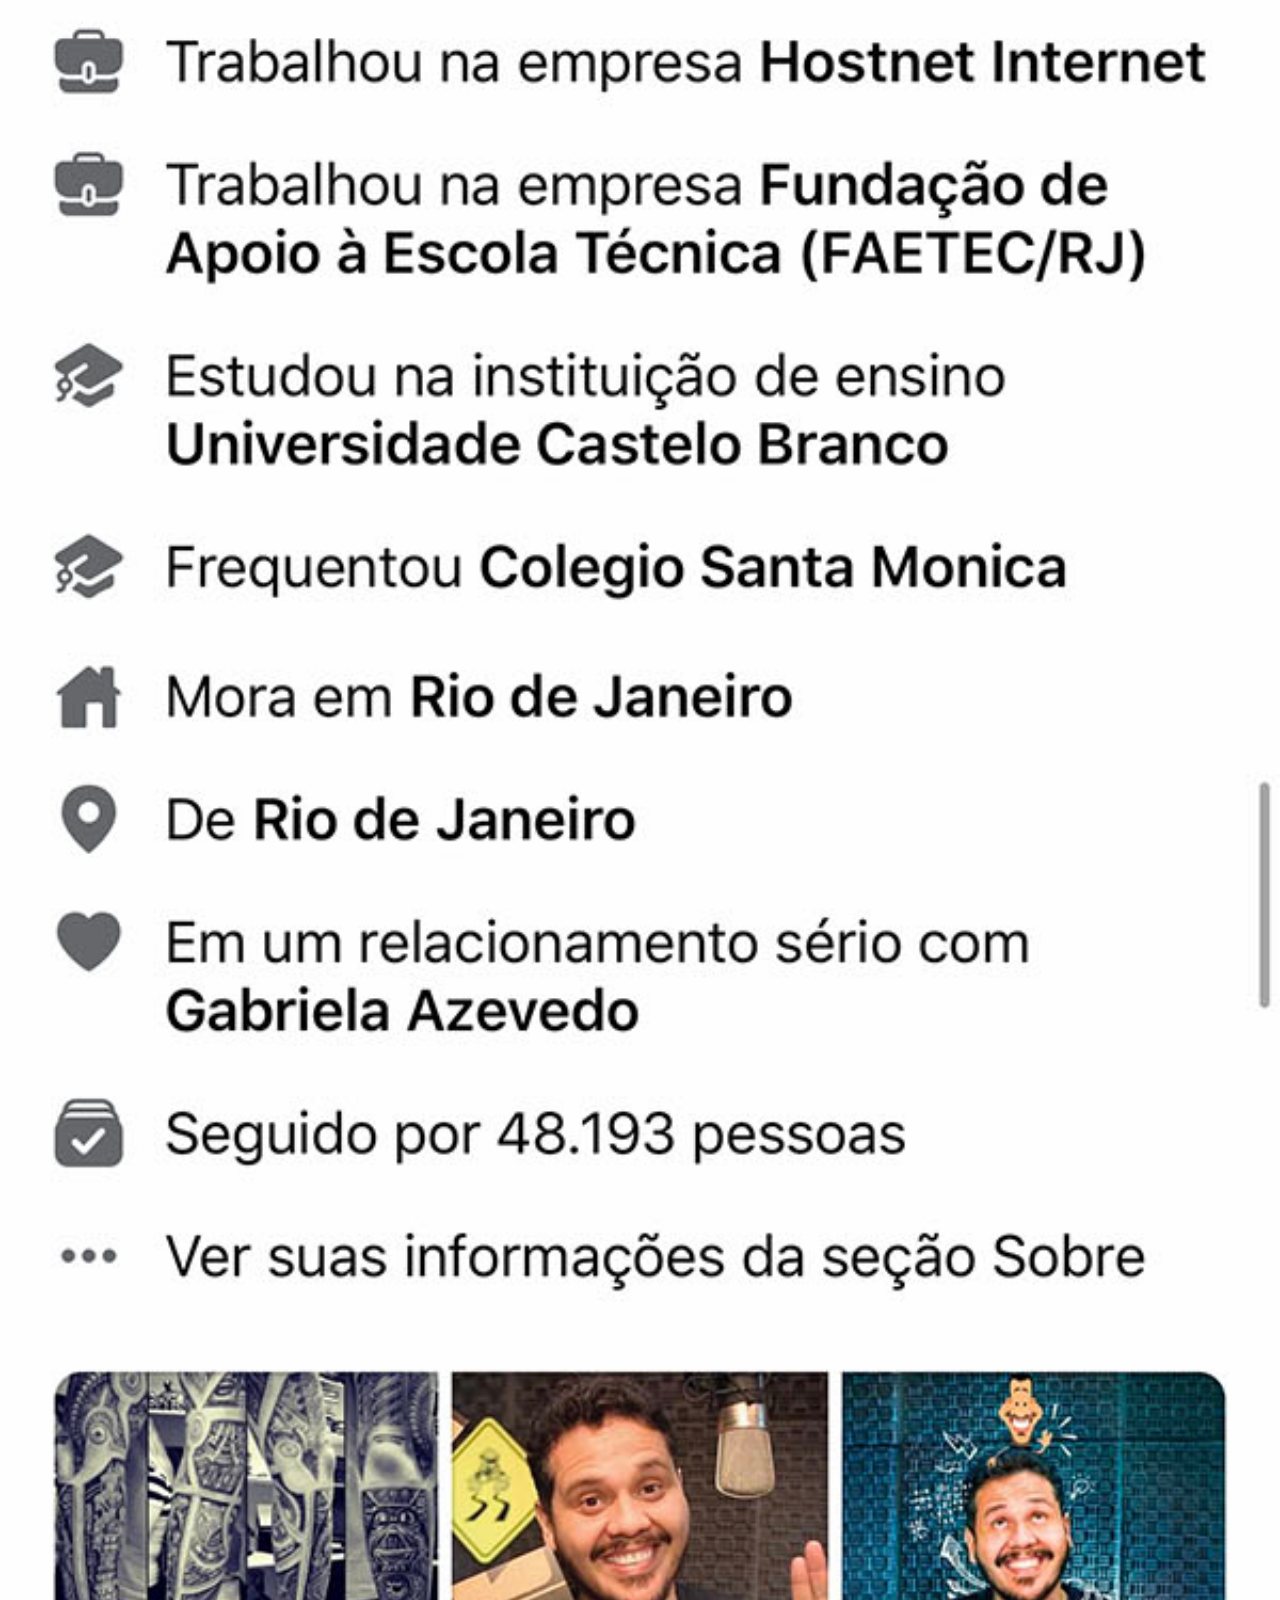
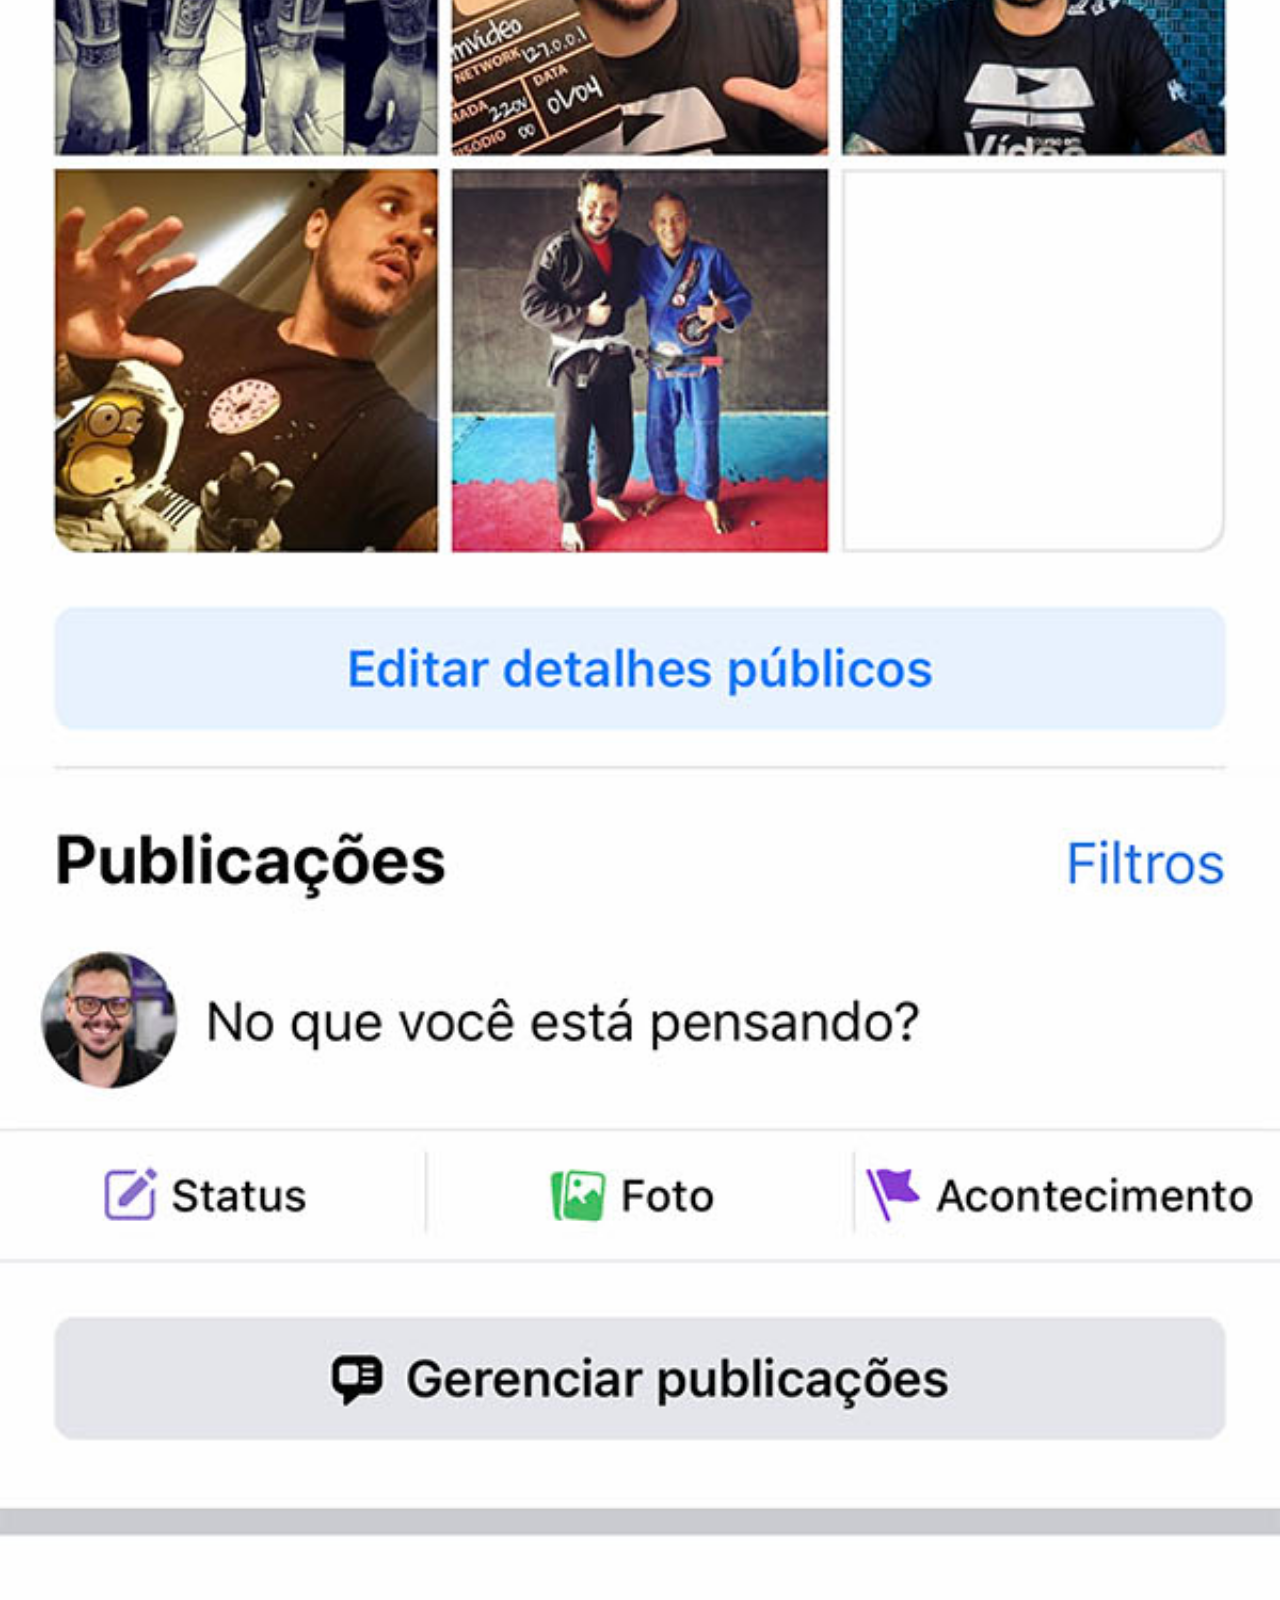
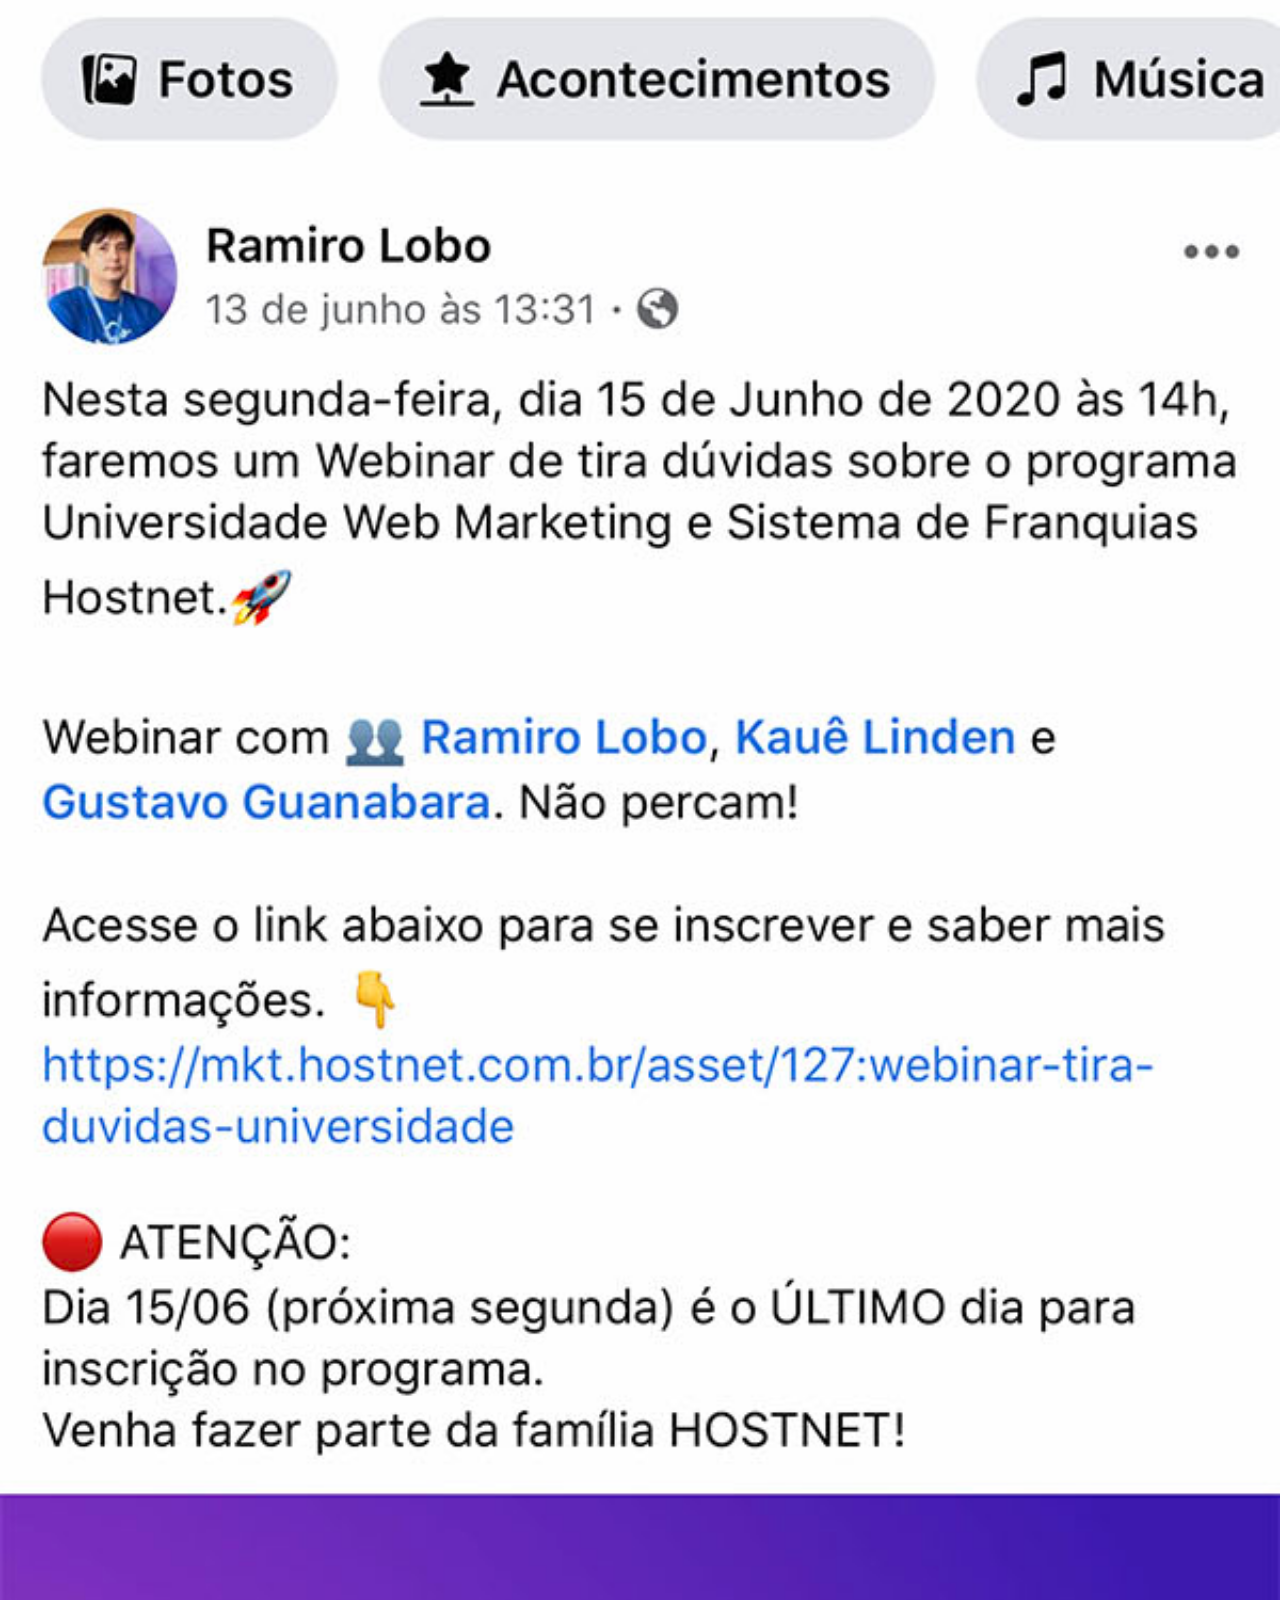
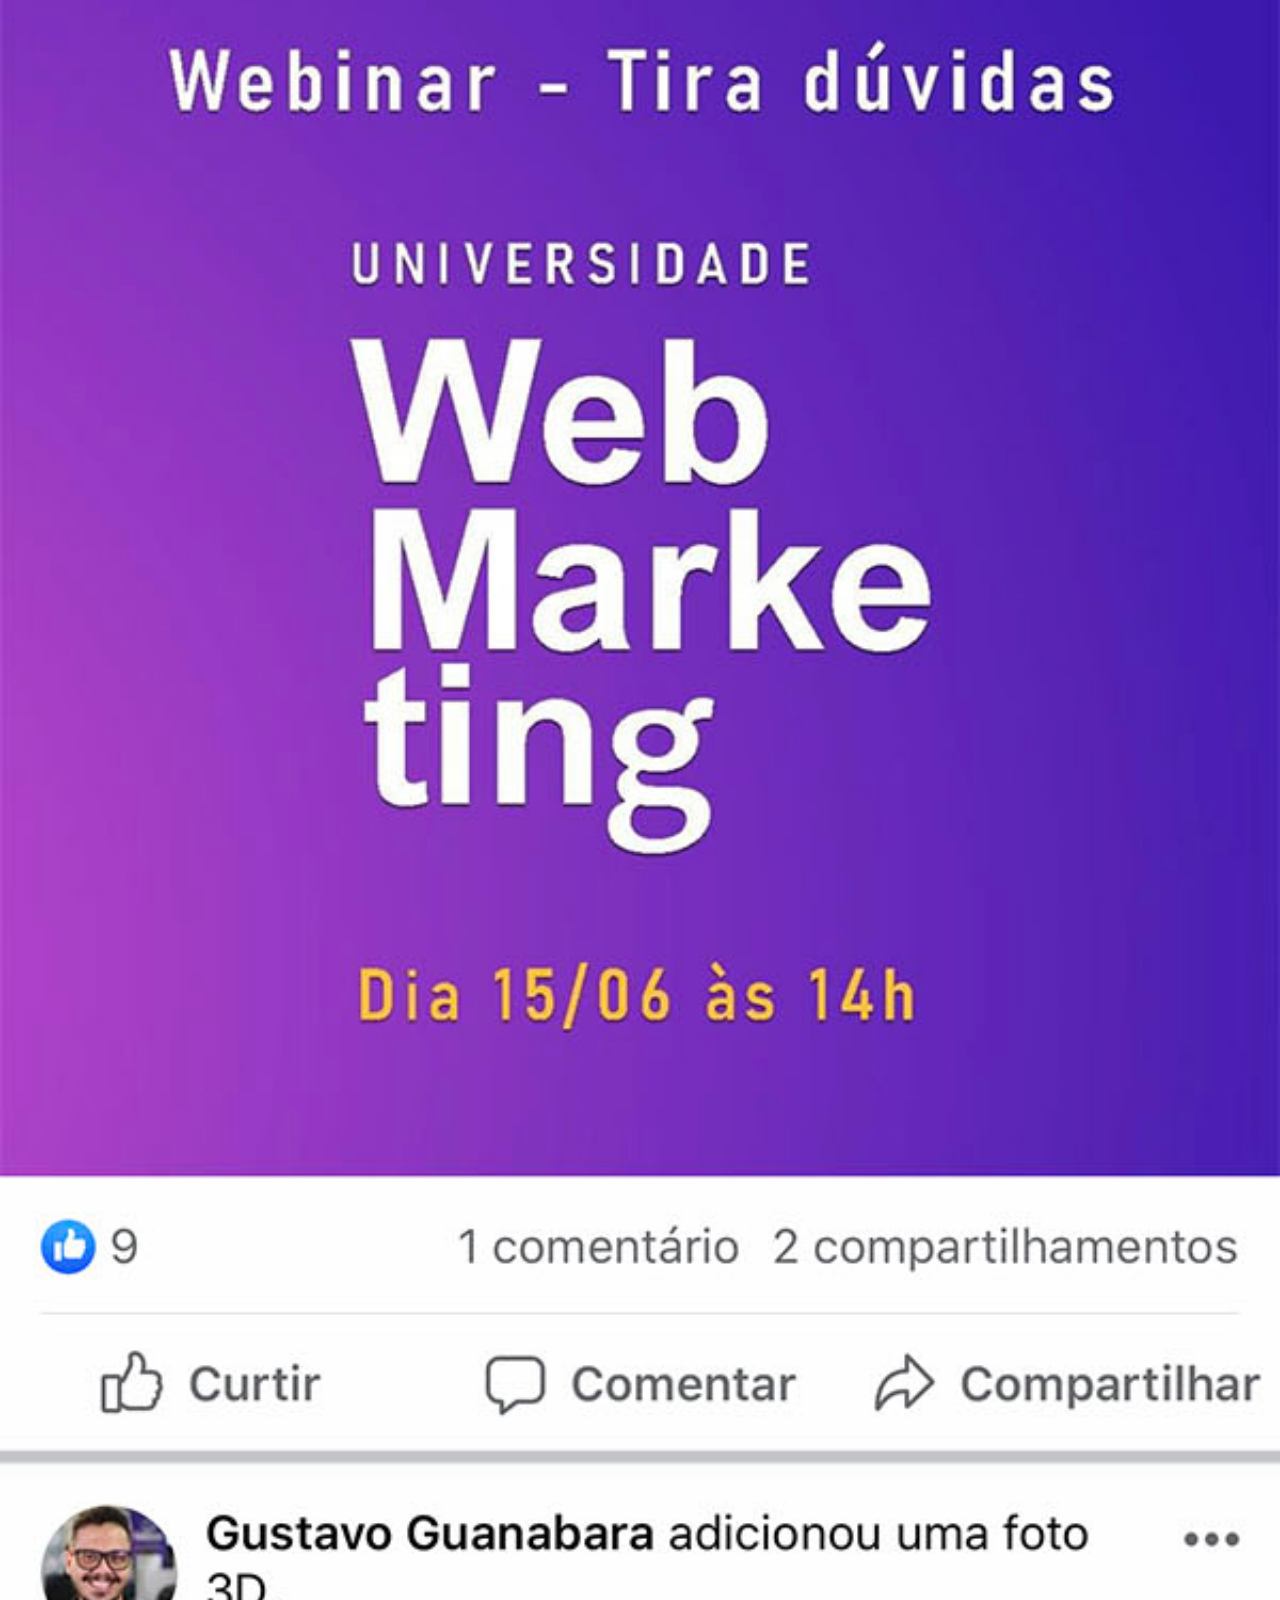
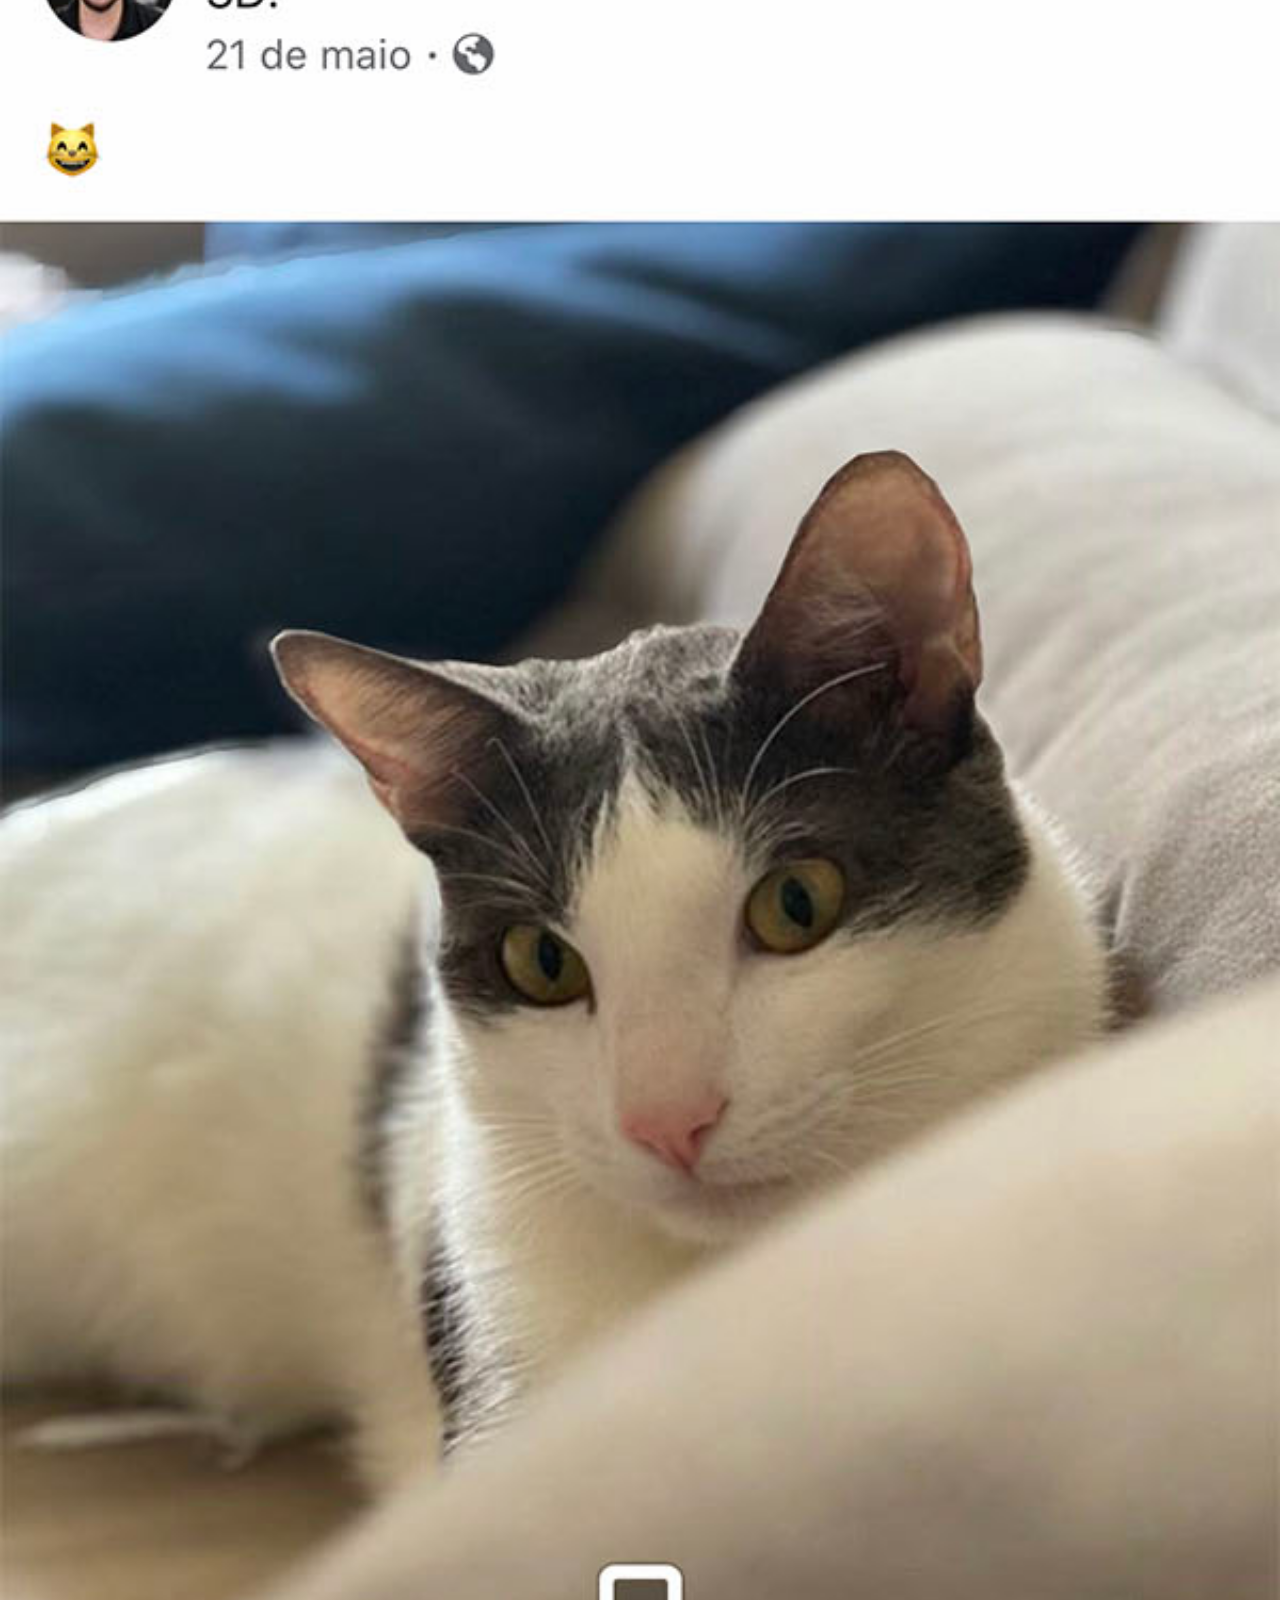
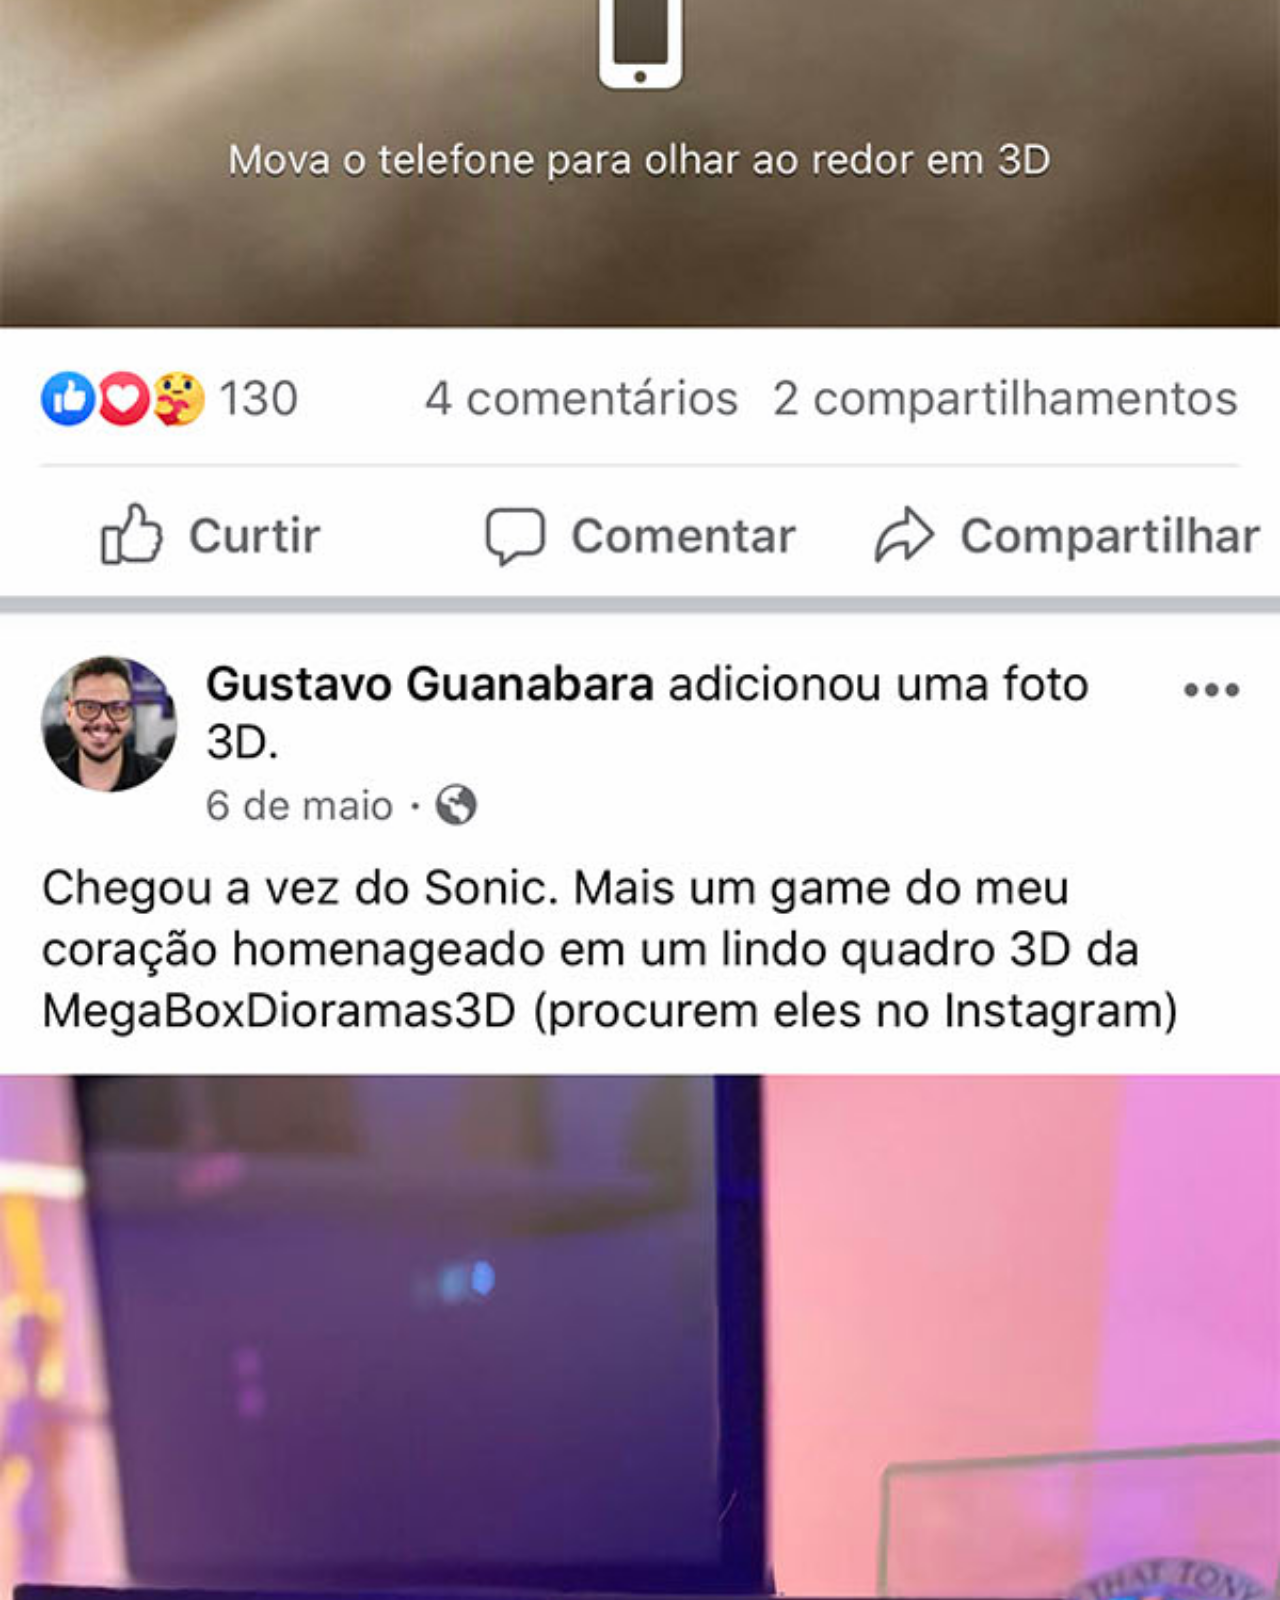
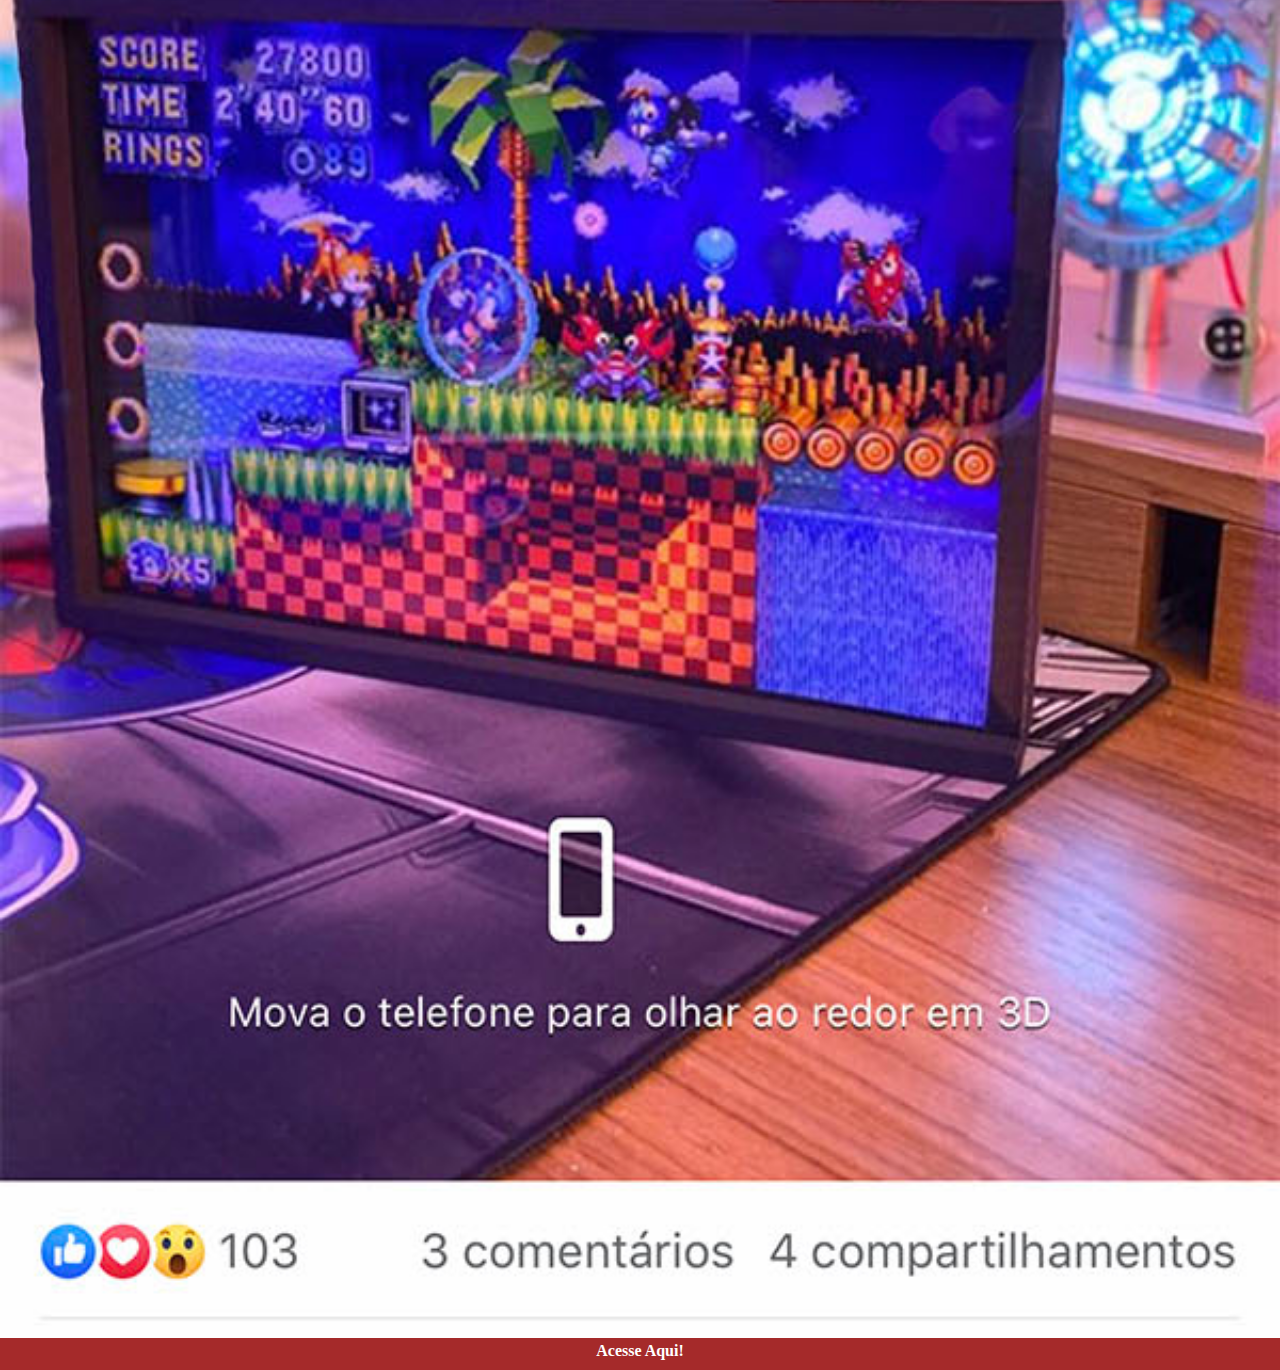
<file: desafio/facebook.html>
<!DOCTYPE html>
<html lang="pt-br">
<head>
    <meta charset="UTF-8">
    <meta name="viewport" content="width=device-width, initial-scale=1.0">
    <title>Document</title>
    <style>
        *{
            margin: 0%;
            padding: 0%;
        }
        ::-webkit-scrollbar{
            width: 0;
            height: 0;
        }
        img{
        width: 100vw;
        }
        a{
            display: block;
            background-color: brown;
            color: white;
            text-align: center;
            padding: 10px;
            text-decoration: none;
            font-weight: bolder;
            margin-top: -10px;
        }
    </style>
</head>
<body>
    <img src="imagens/tela-facebook.jpg" alt="tela_youtube">
    <a href="https://www.facebook.com/gustavoguanabara/?locale=pt_BR" target="_blank">Acesse Aqui!</a>
    
</body>
</html>
</file>
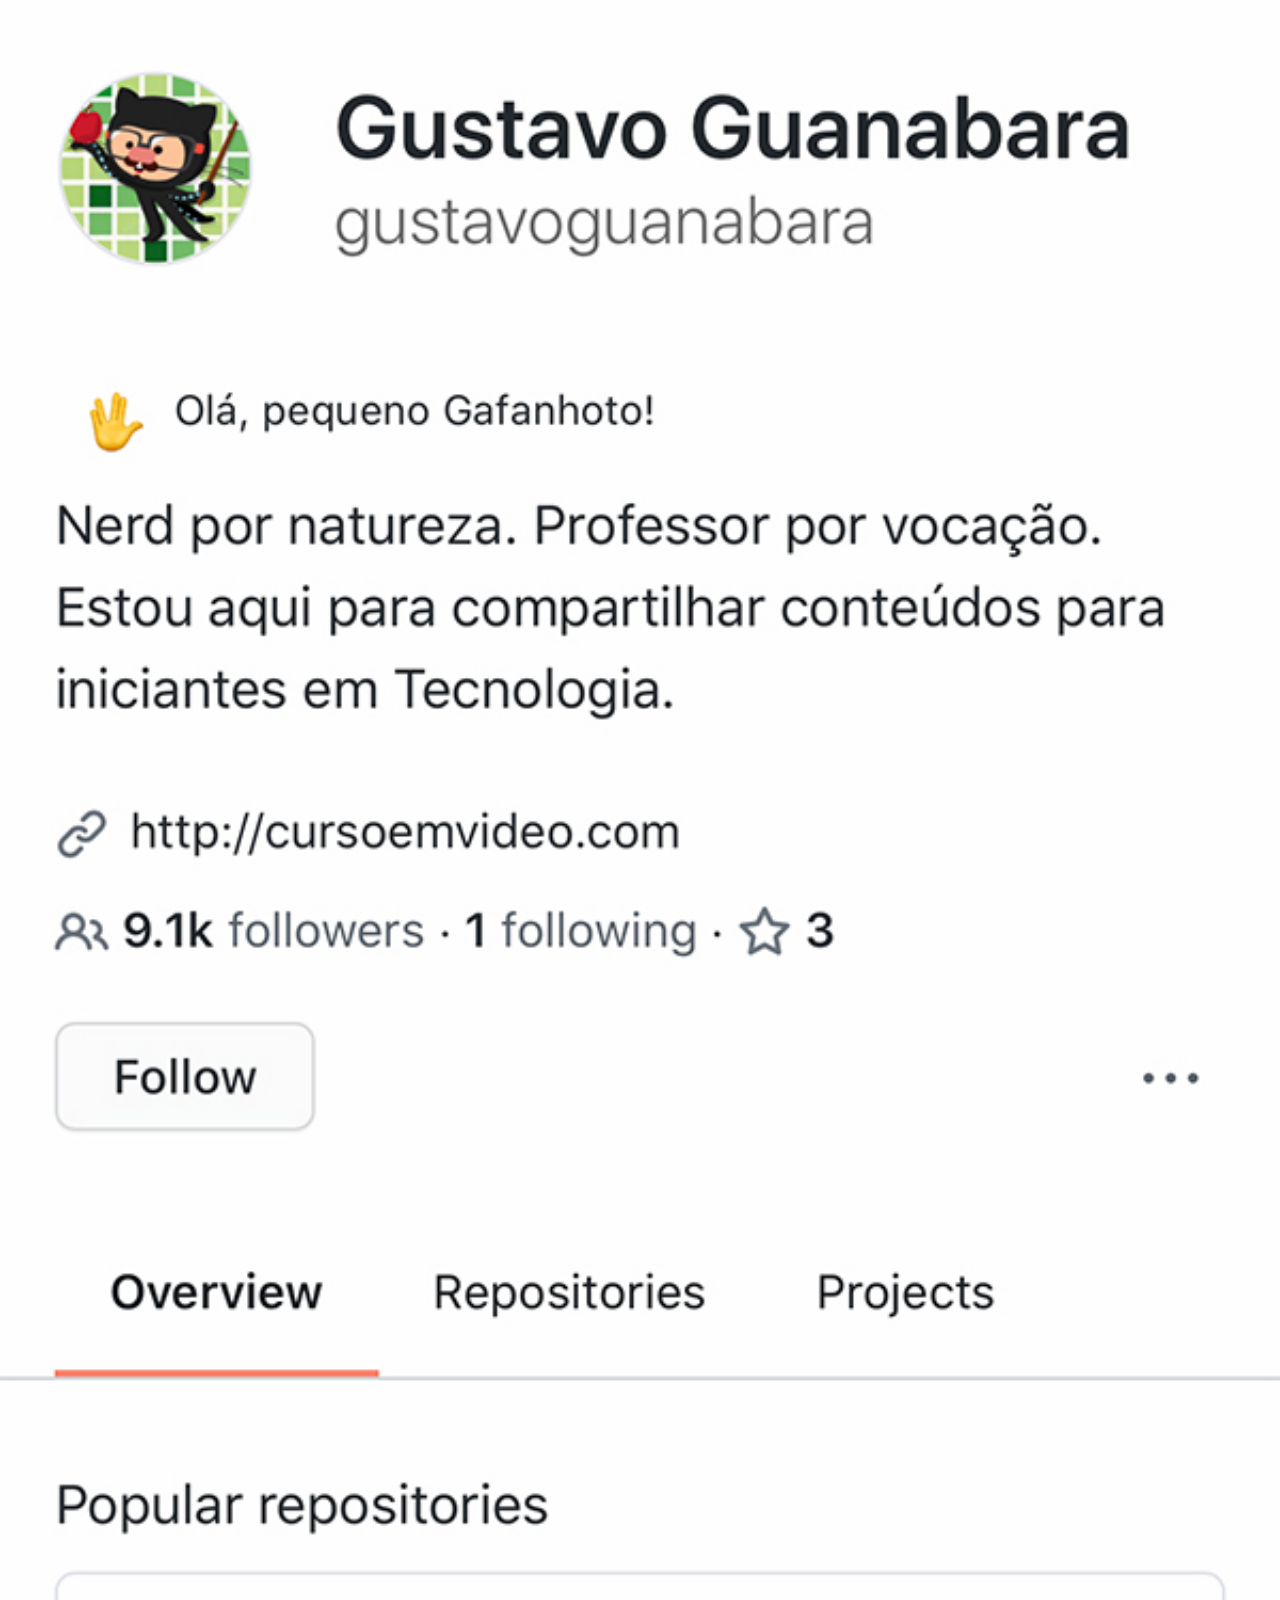
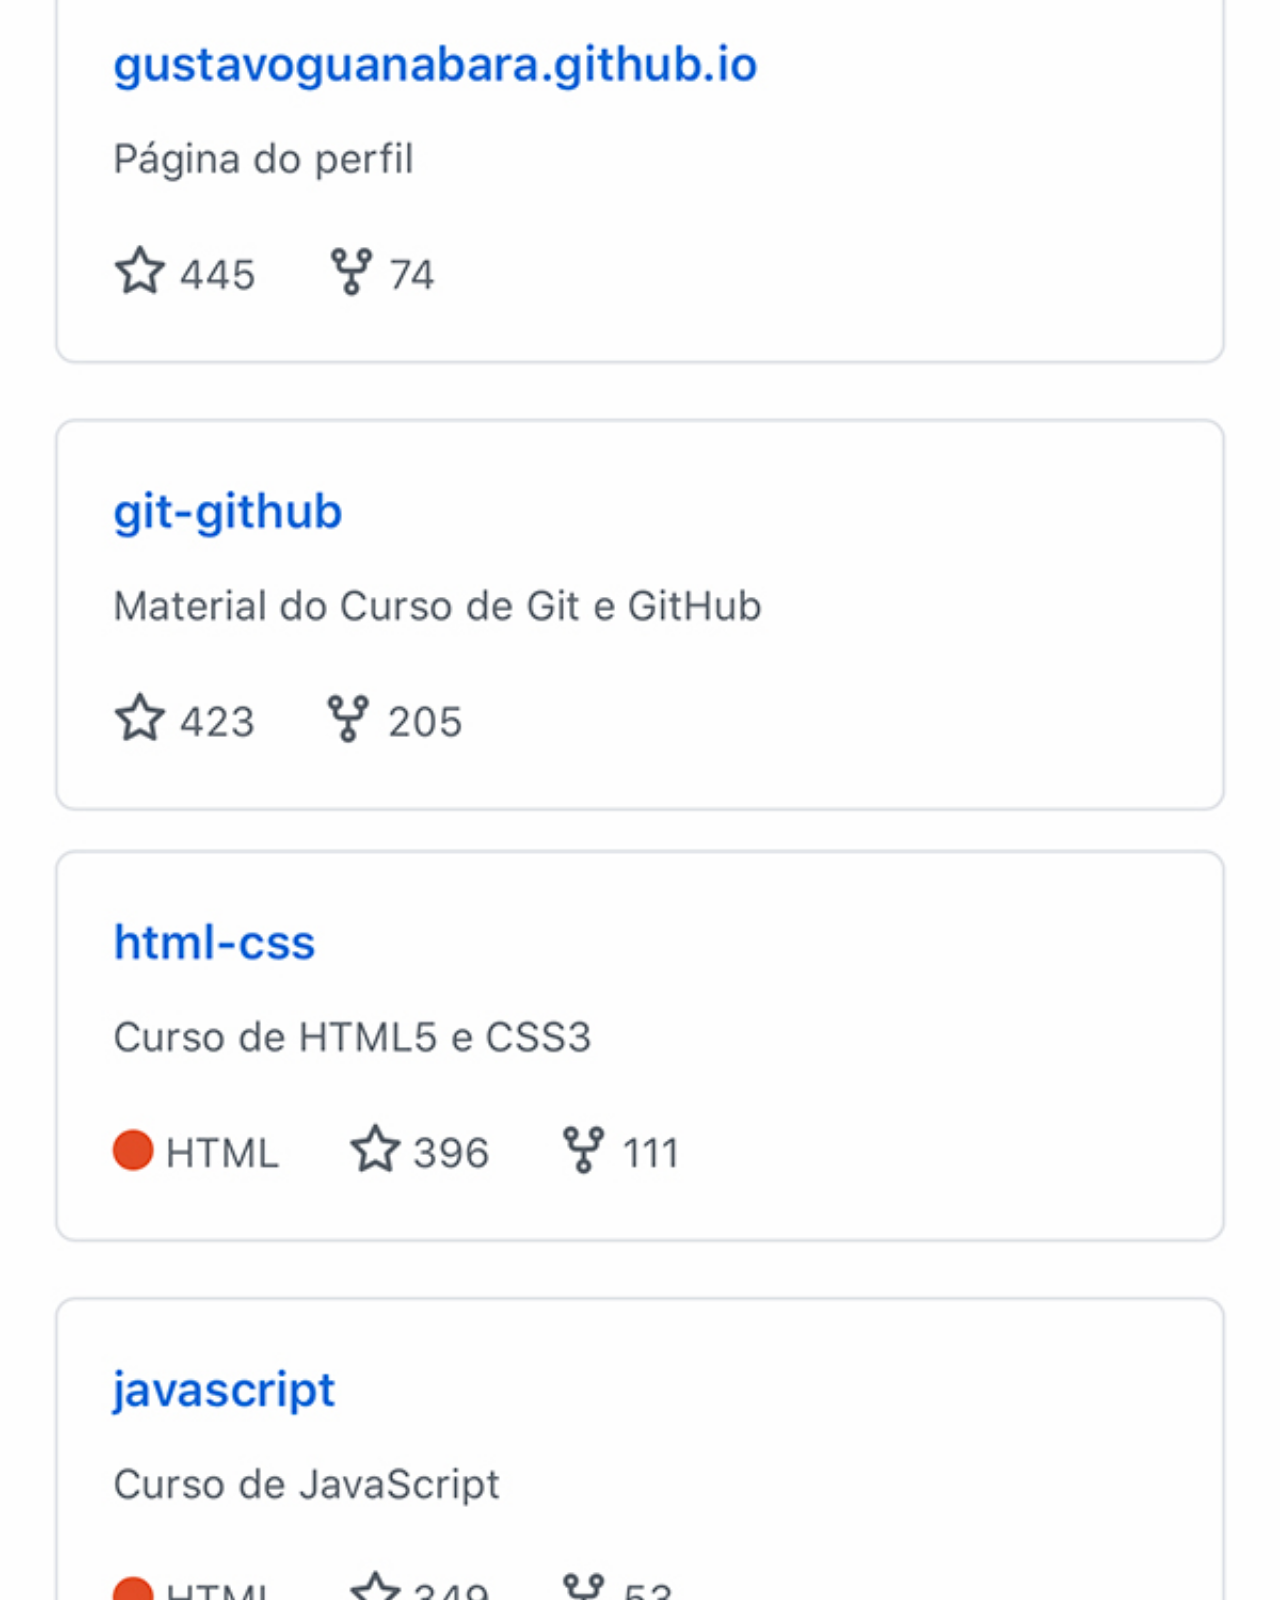
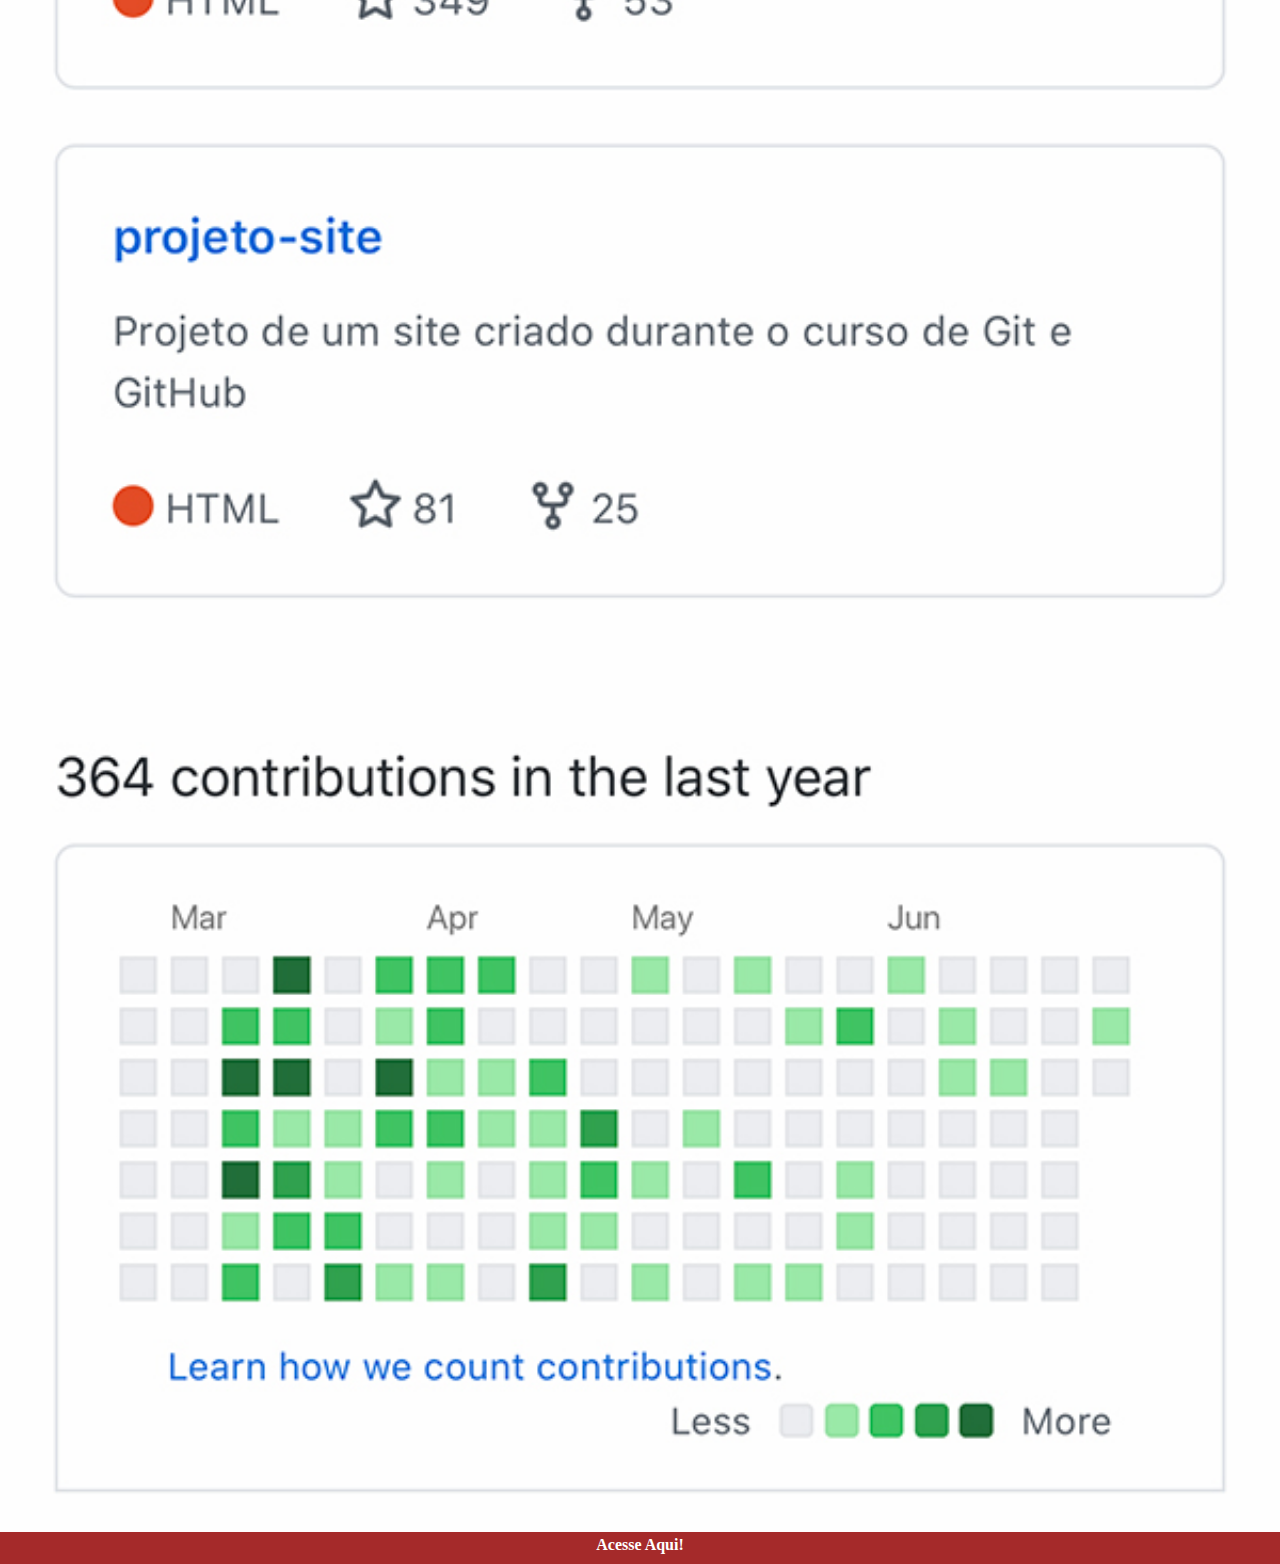
<file: desafio/github.html>
<!DOCTYPE html>
<html lang="pt-br">
<head>
    <meta charset="UTF-8">
    <meta name="viewport" content="width=device-width, initial-scale=1.0">
    <title>Document</title>
    <style>
        *{
            margin: 0%;
            padding: 0%;
        }
        ::-webkit-scrollbar{
            width: 0;
            height: 0;
        }
        img{
        width: 100vw;
        }
        a{
            display: block;
            background-color: brown;
            color: white;
            text-align: center;
            padding: 10px;
            text-decoration: none;
            font-weight: bolder;
            margin-top: -10px;
        }
    </style>
</head>
<body>
    <img src="imagens/tela-github.jpg" alt="tela_youtube">
    <a href="https://github.com/gustavoguanabara" target="_blank">Acesse Aqui!</a>
    
</body>
</html>
</file>
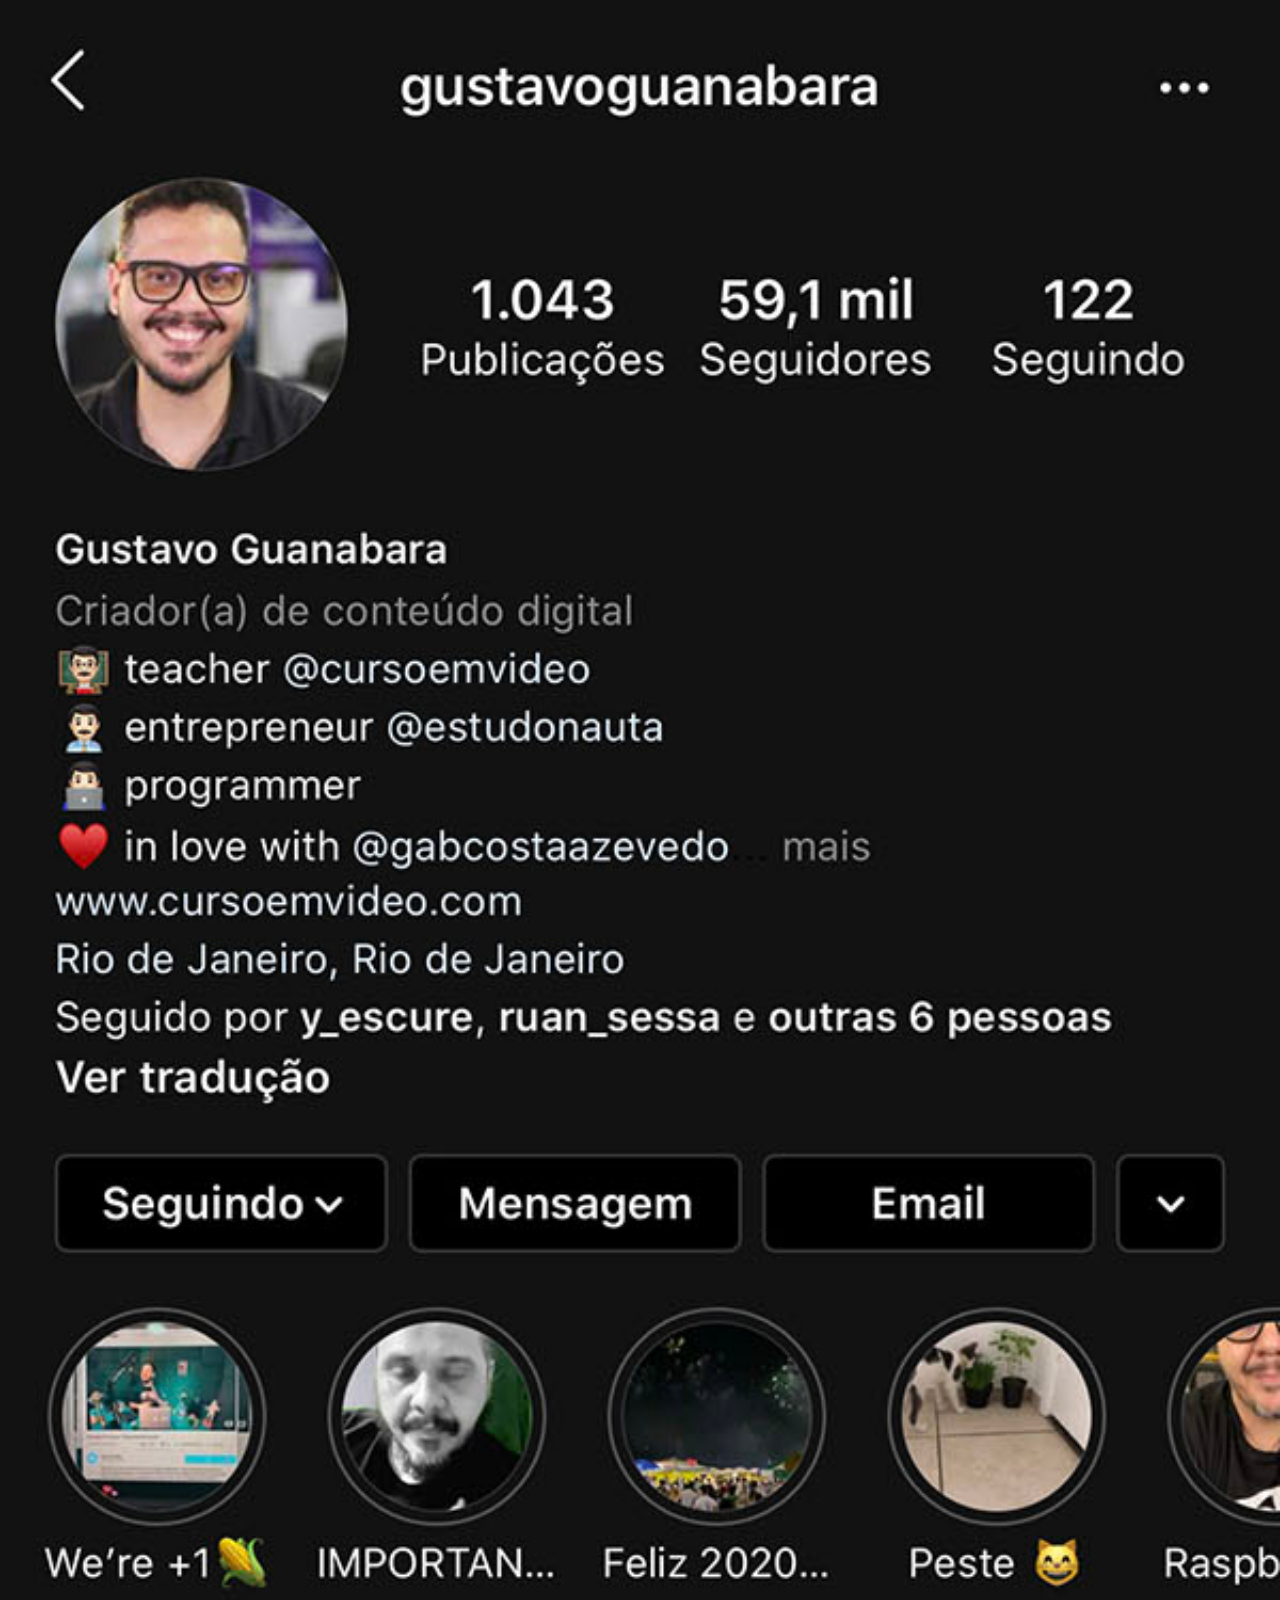
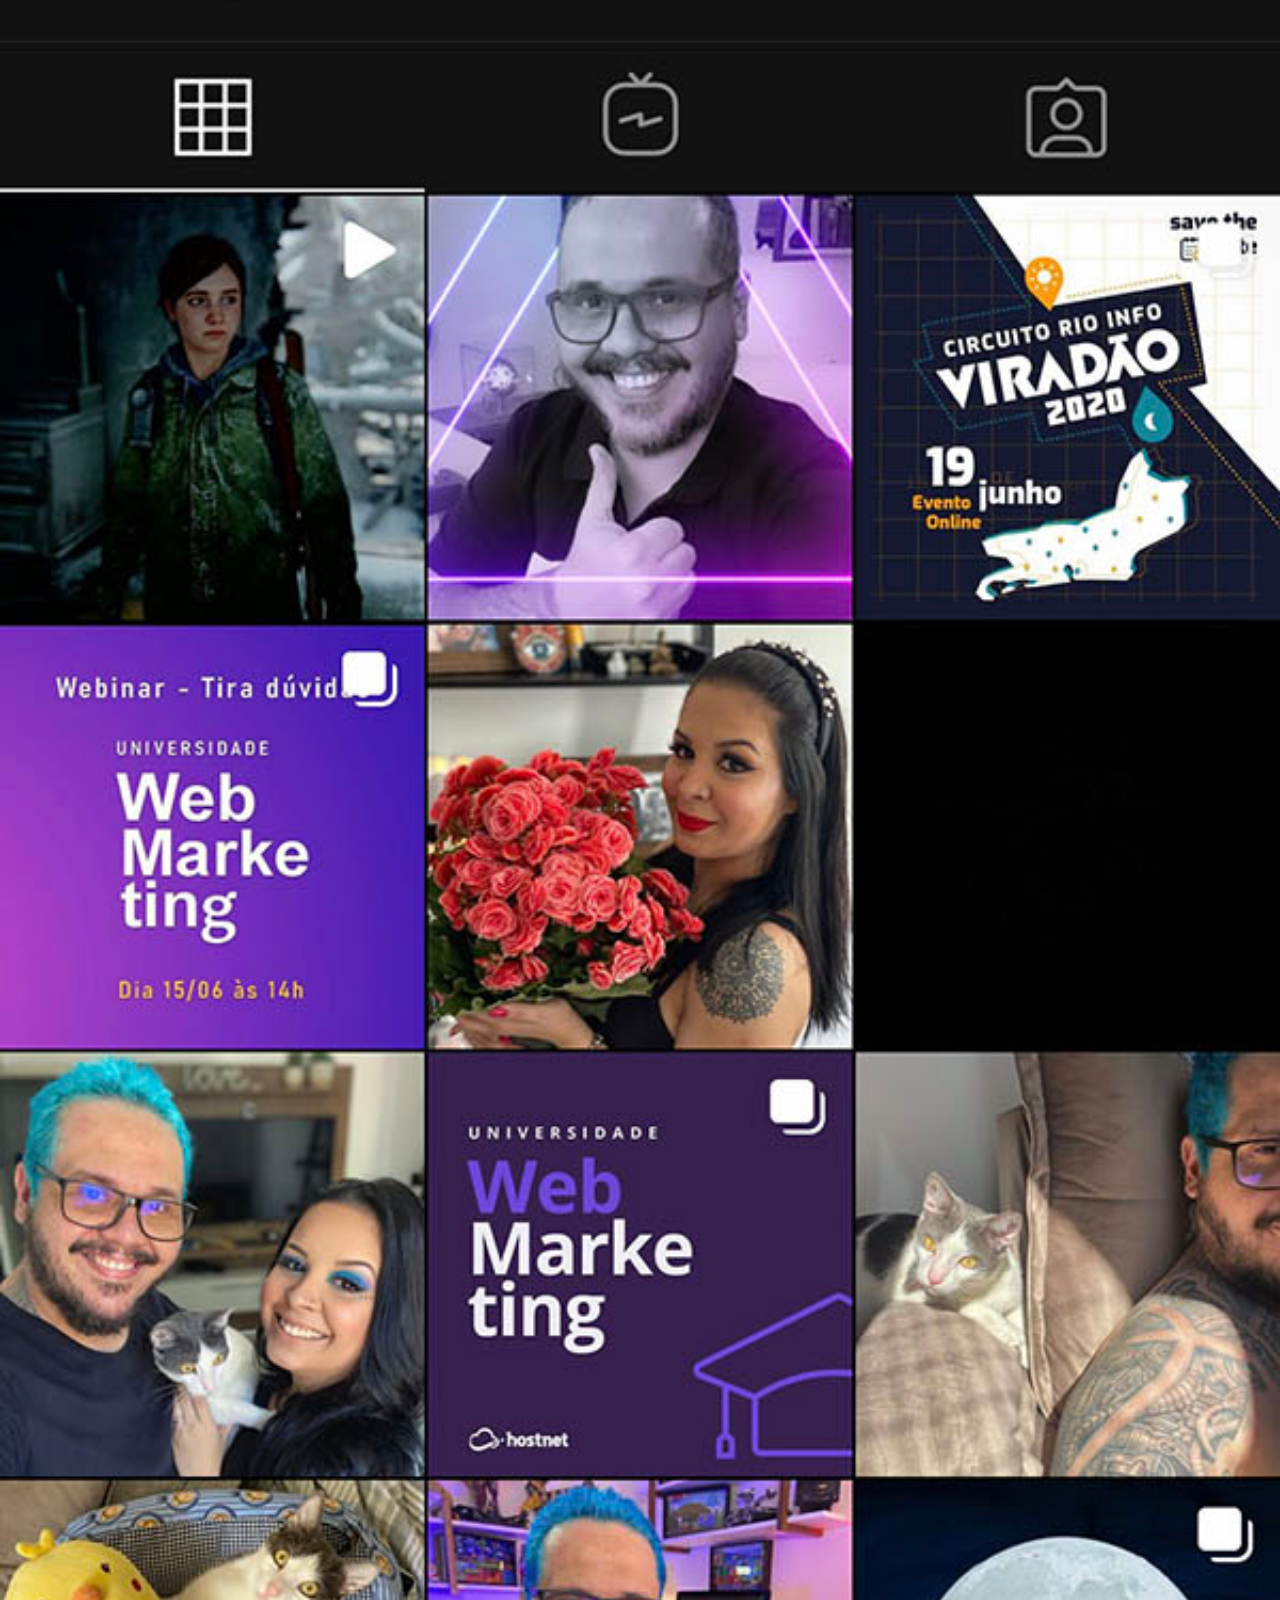
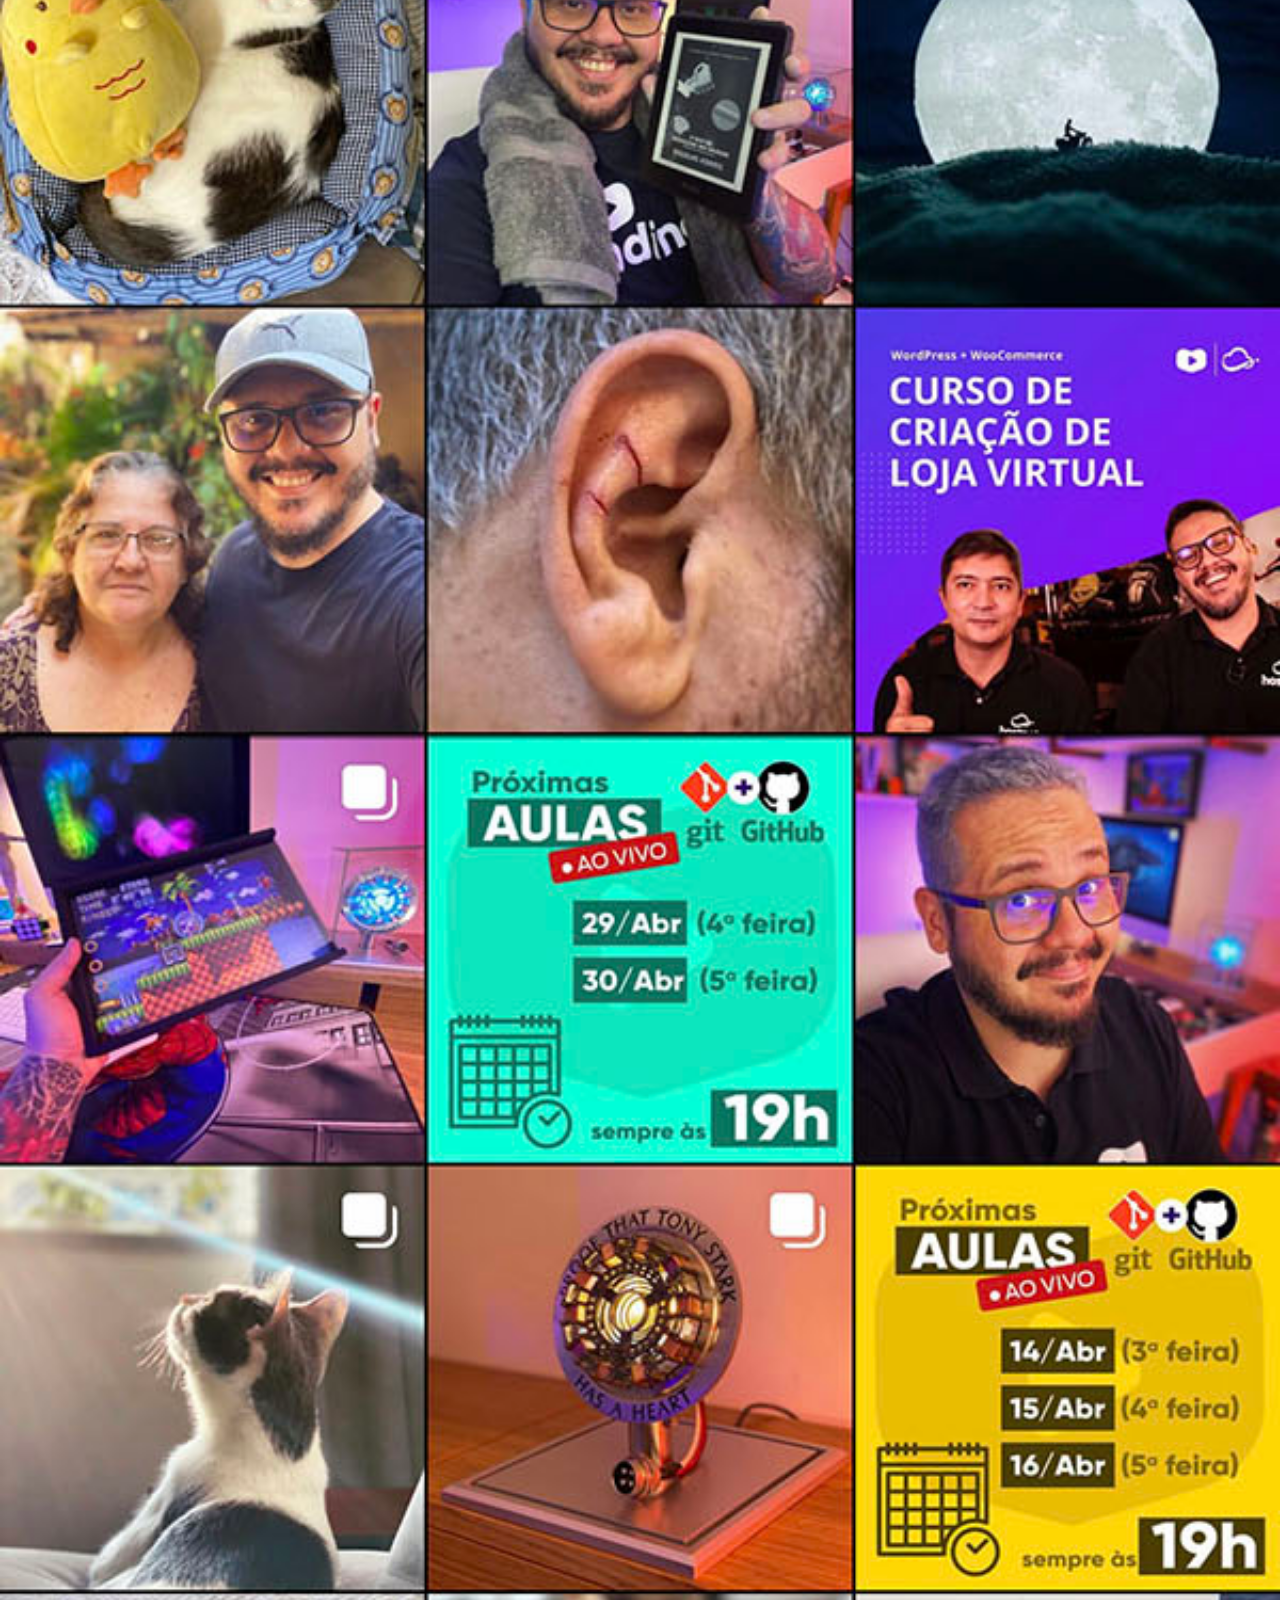
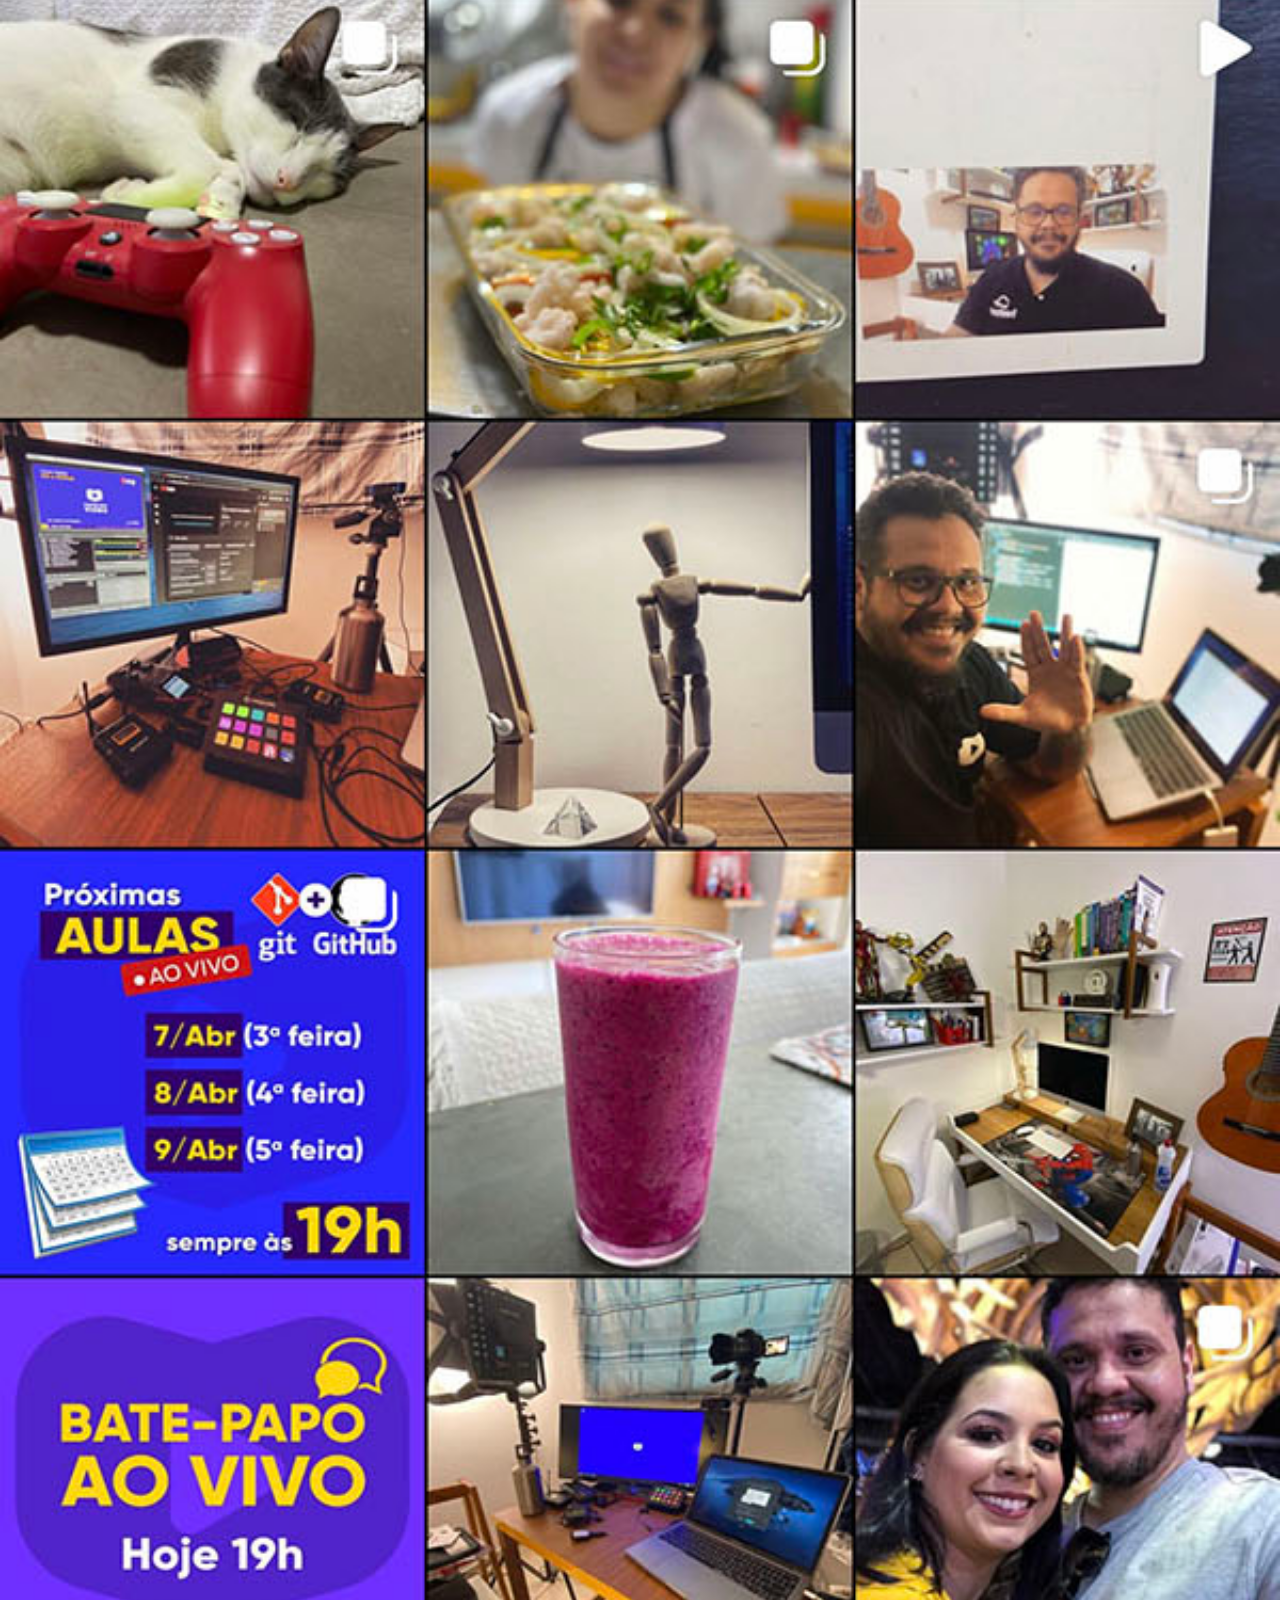
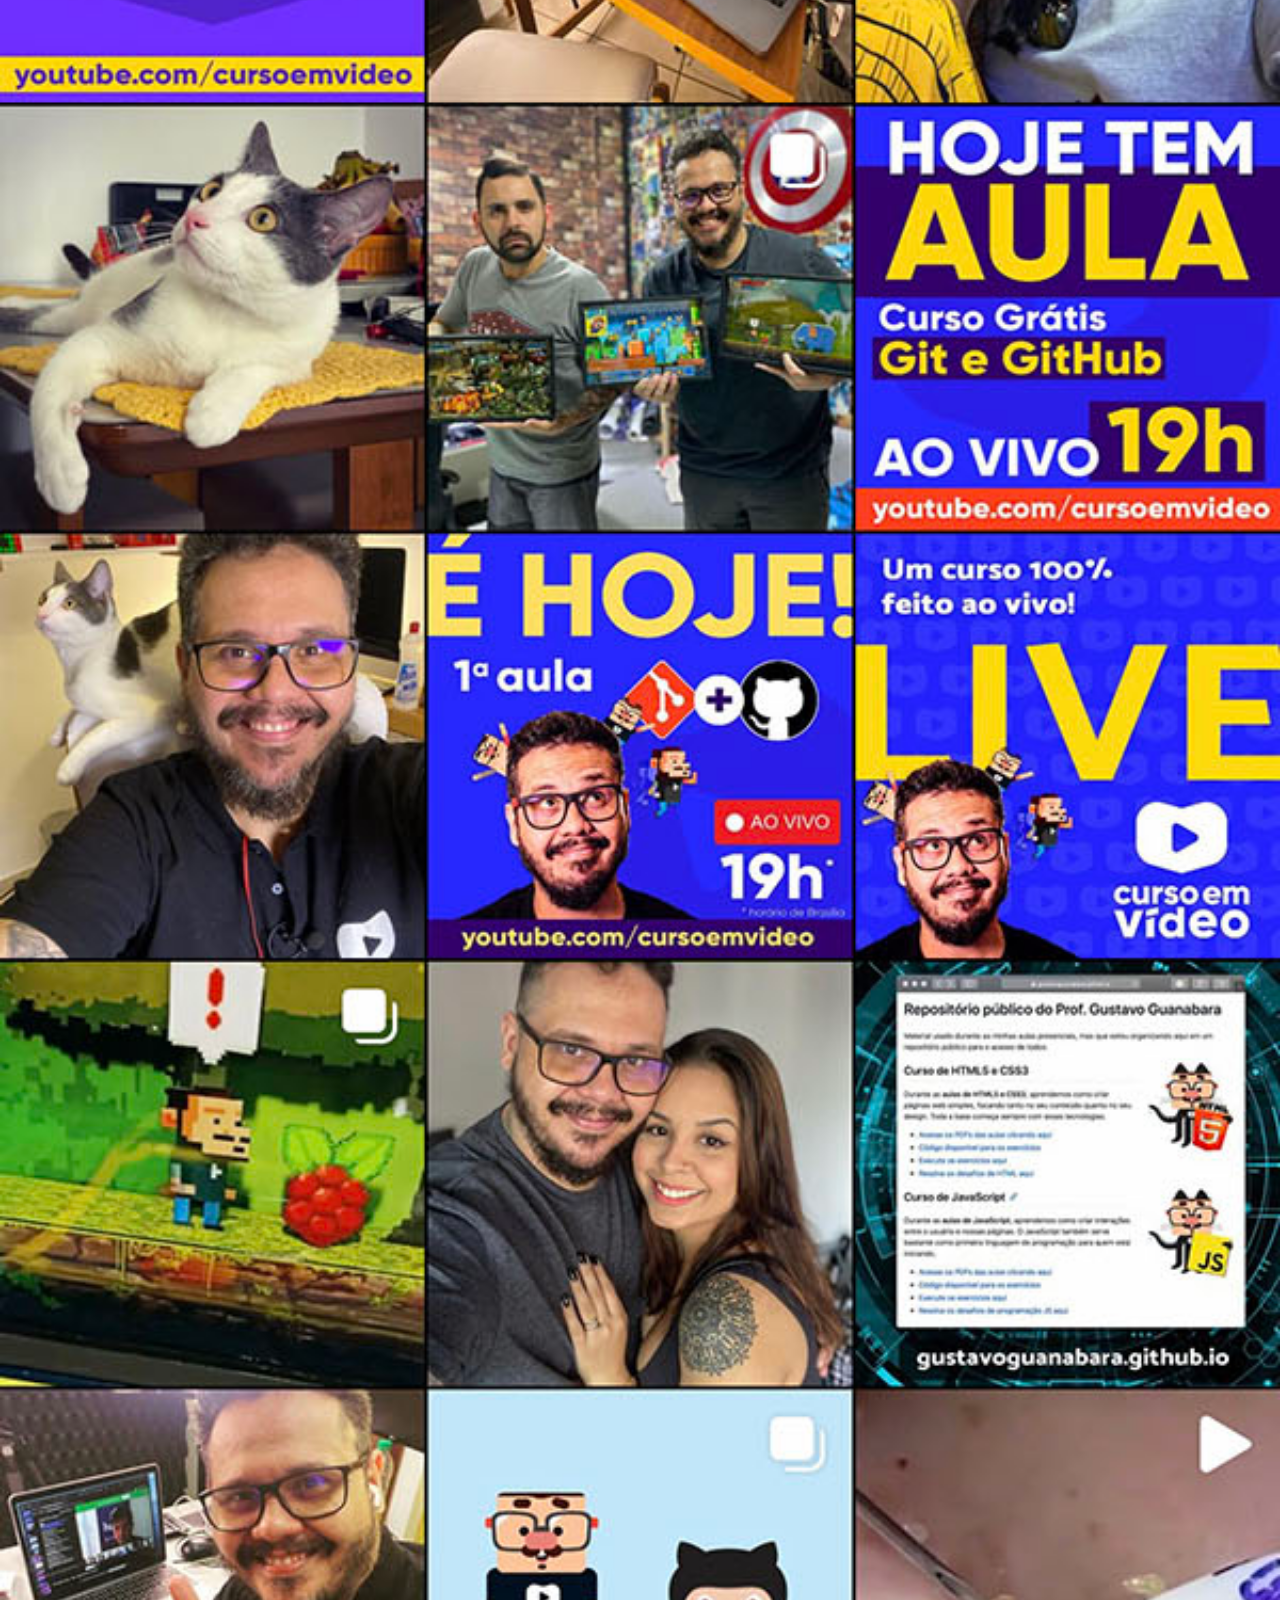
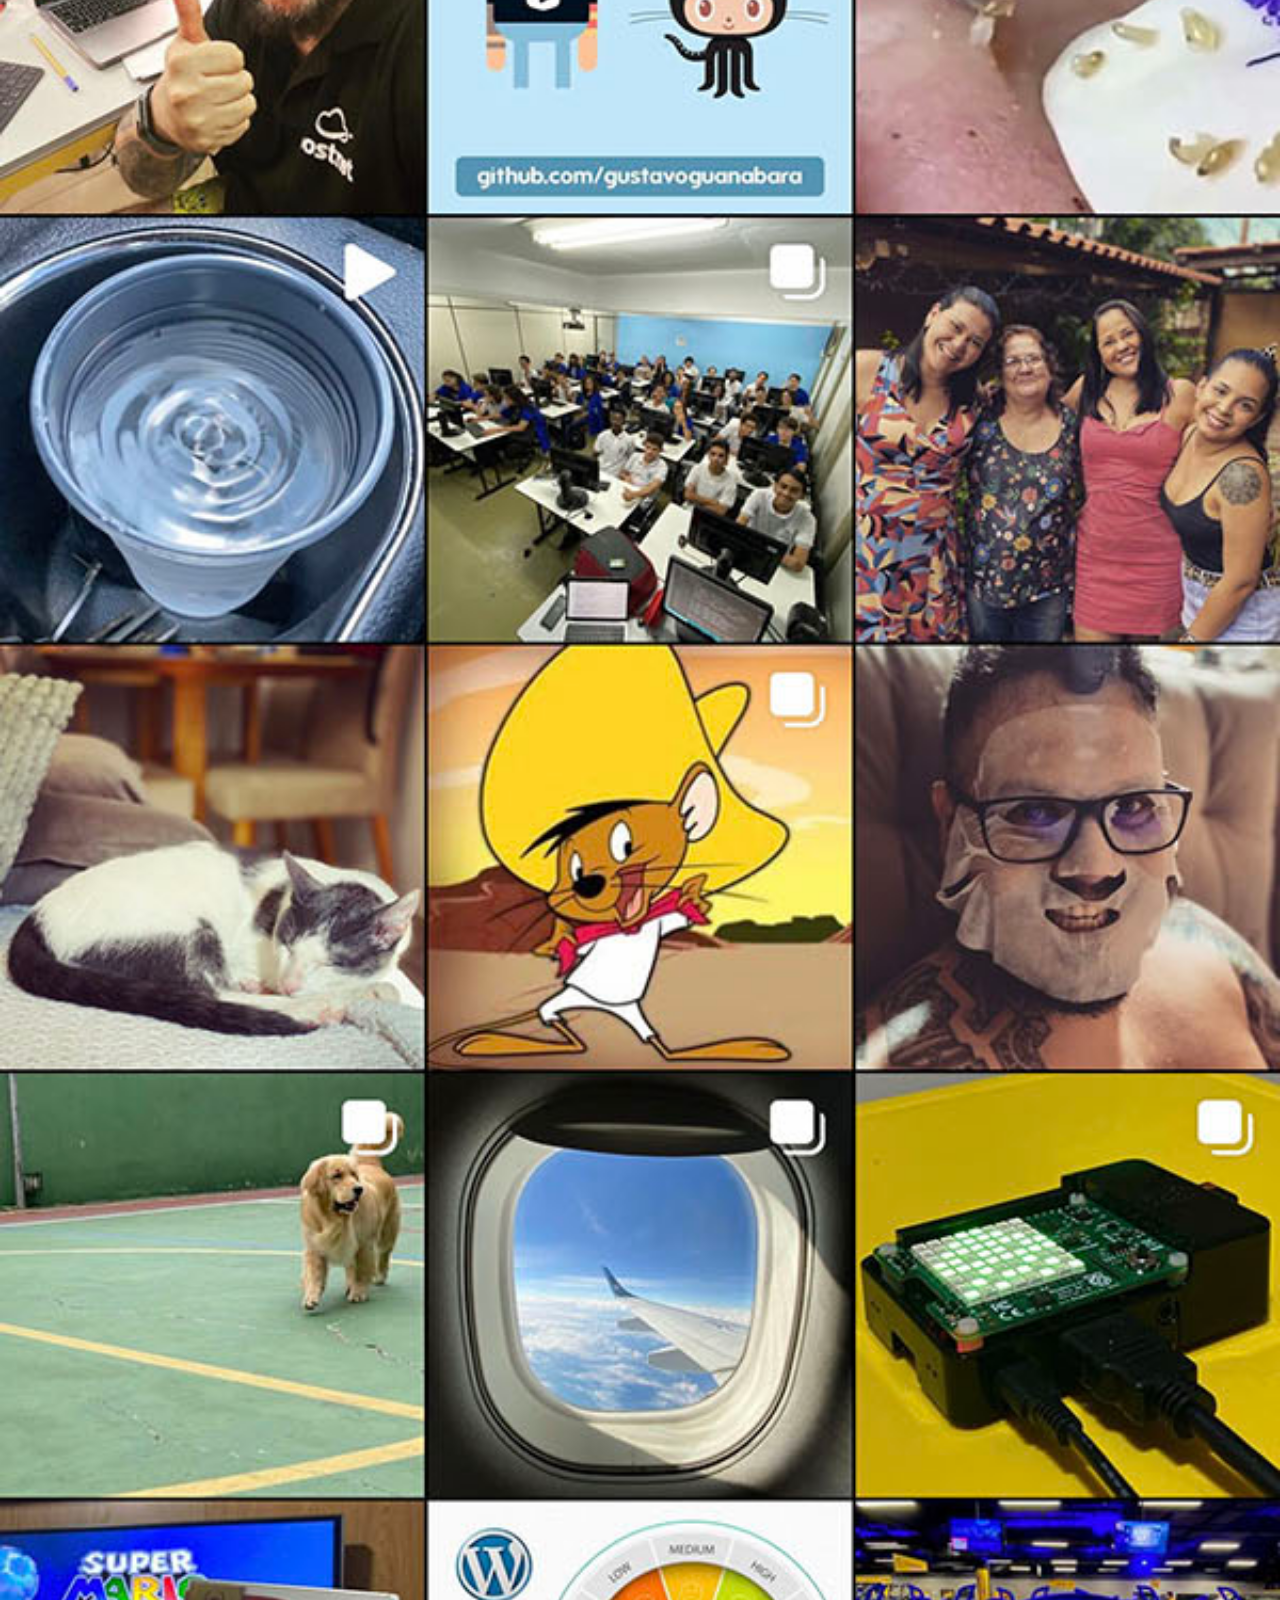
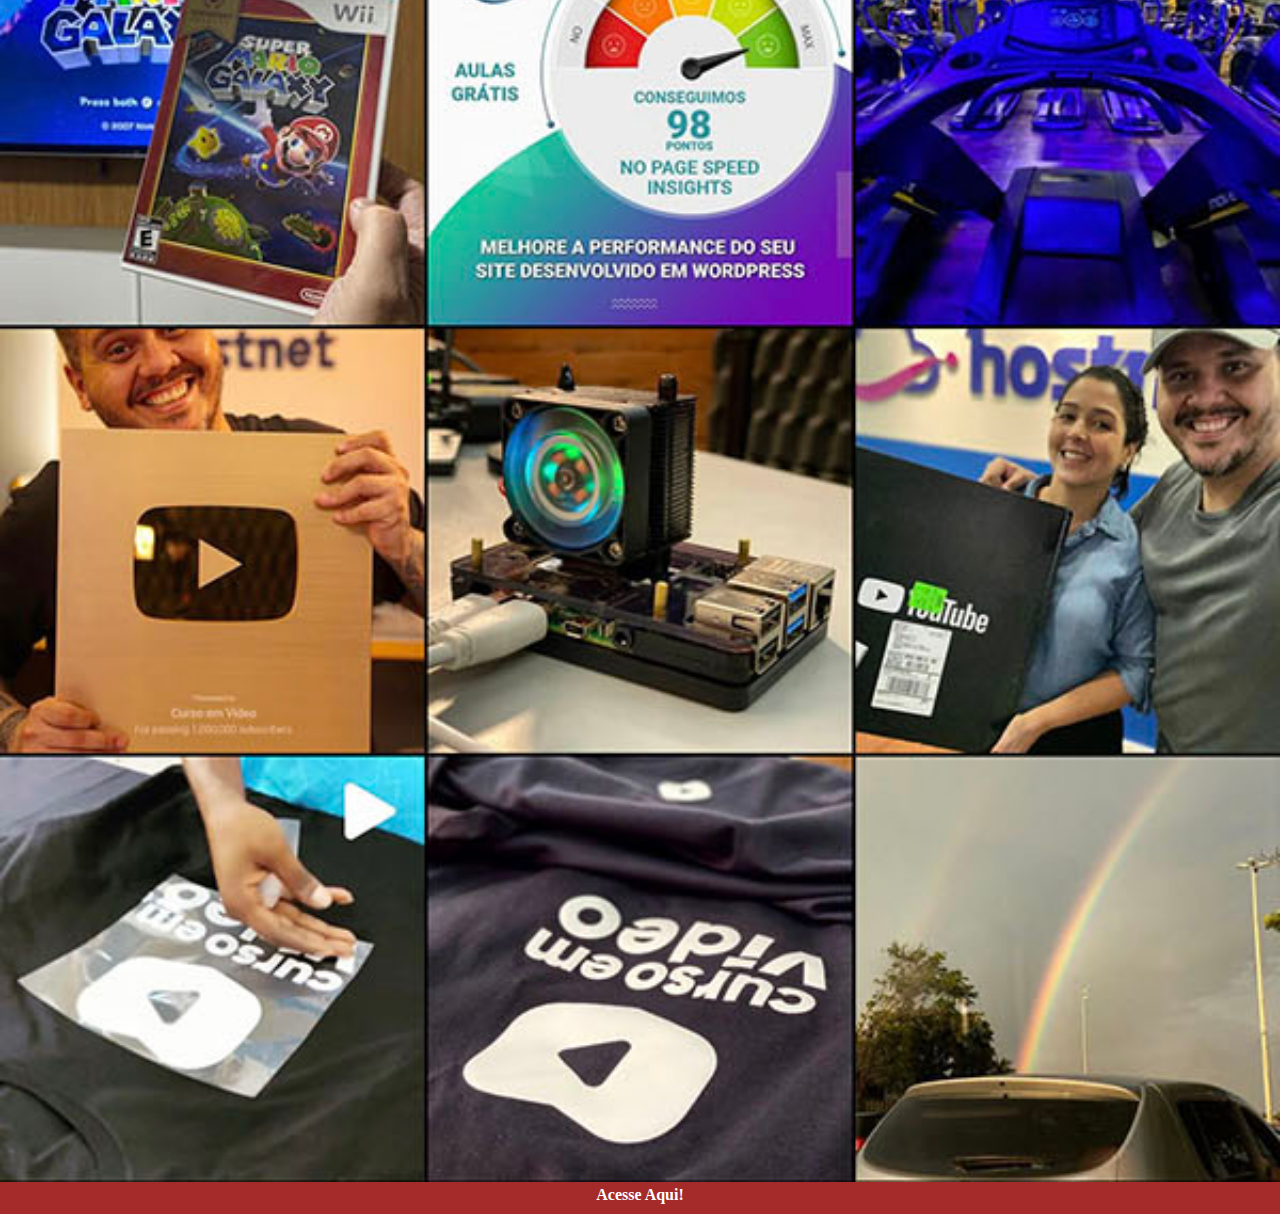
<file: desafio/instagram.html>
<!DOCTYPE html>
<html lang="pt-br">
<head>
    <meta charset="UTF-8">
    <meta name="viewport" content="width=device-width, initial-scale=1.0">
    <title>Document</title>
    <style>
        *{
            margin: 0%;
            padding: 0%;
        }
        ::-webkit-scrollbar{
            width: 0;
            height: 0;
        }
        img{
        width: 100vw;
        }
        a{
            display: block;
            background-color: brown;
            color: white;
            text-align: center;
            padding: 10px;
            text-decoration: none;
            font-weight: bolder;
            margin-top: -10px;
        }
    </style>
</head>
<body>
    <img src="imagens/tela-instagram.jpg" alt="tela_youtube">
    <a href="https://www.instagram.com/gustavoguanabara/" target="_blank">Acesse Aqui!</a>
    
</body>
</html>
</file>
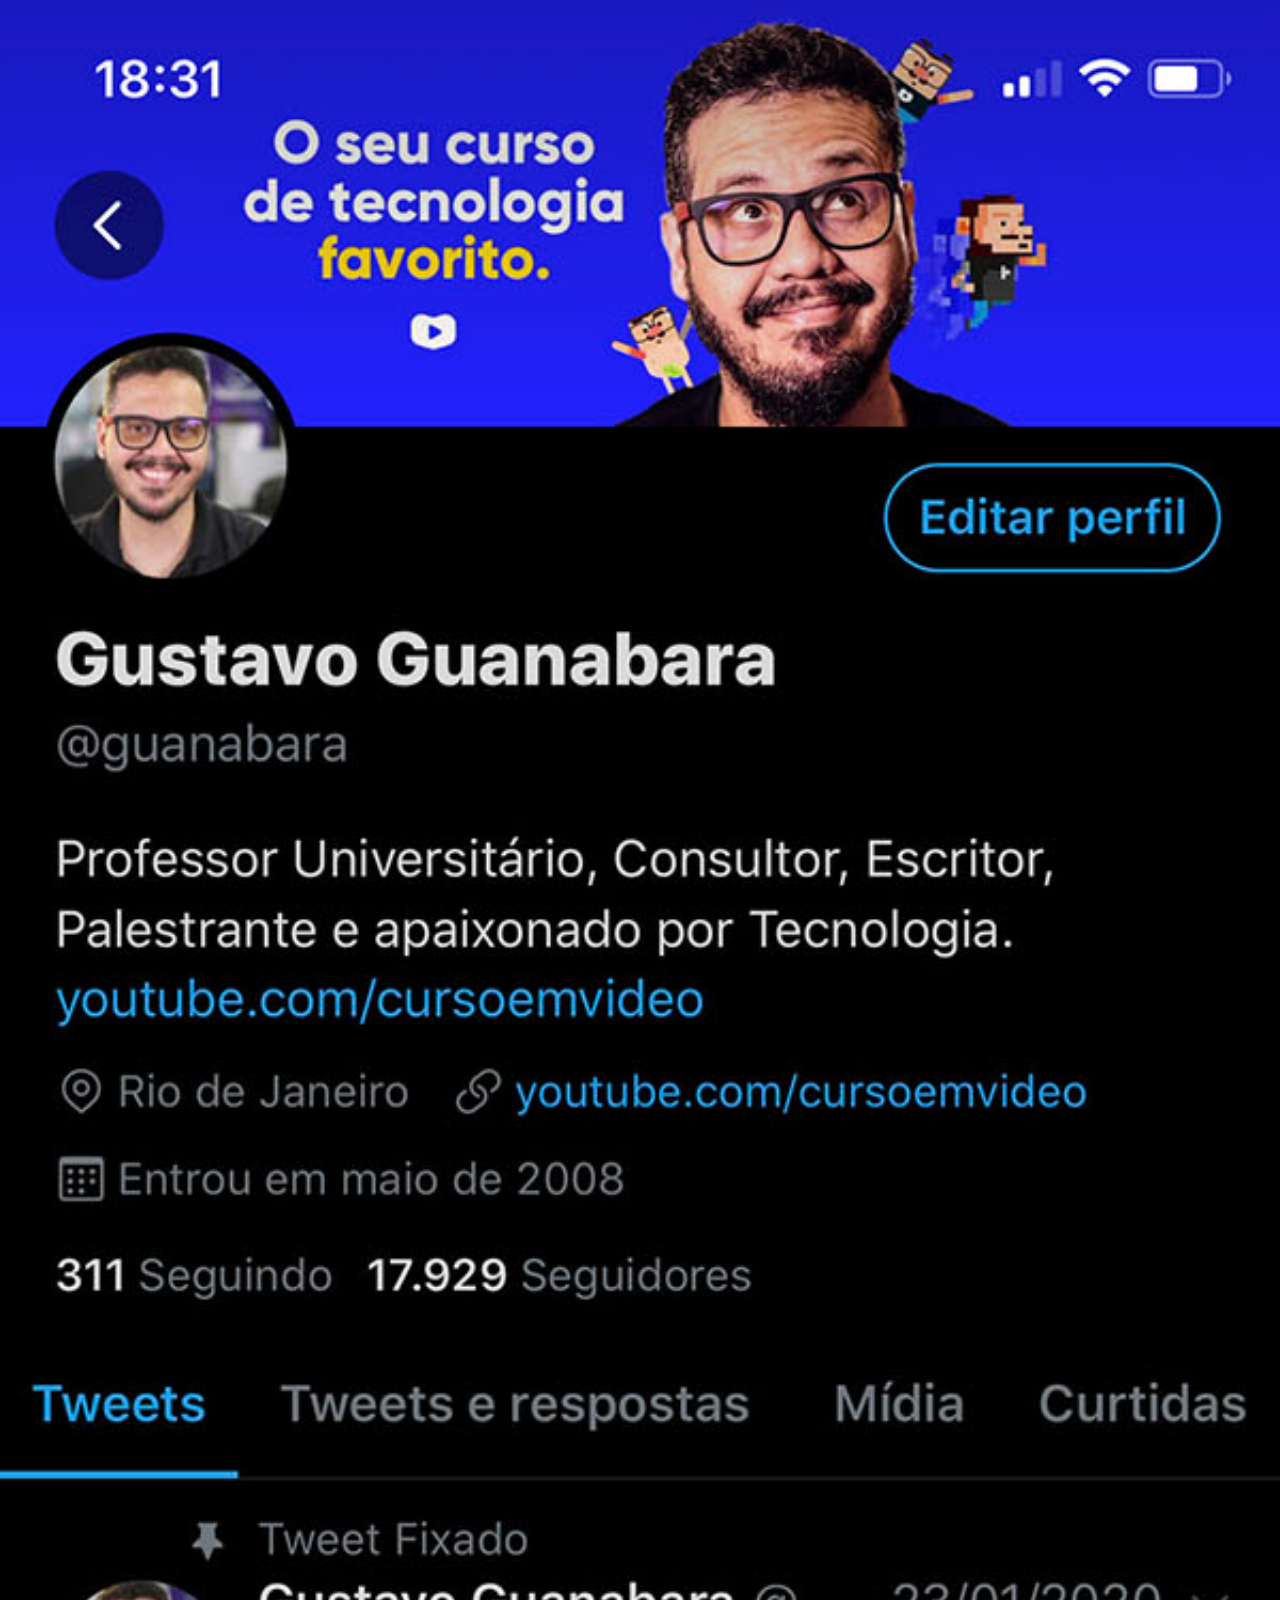
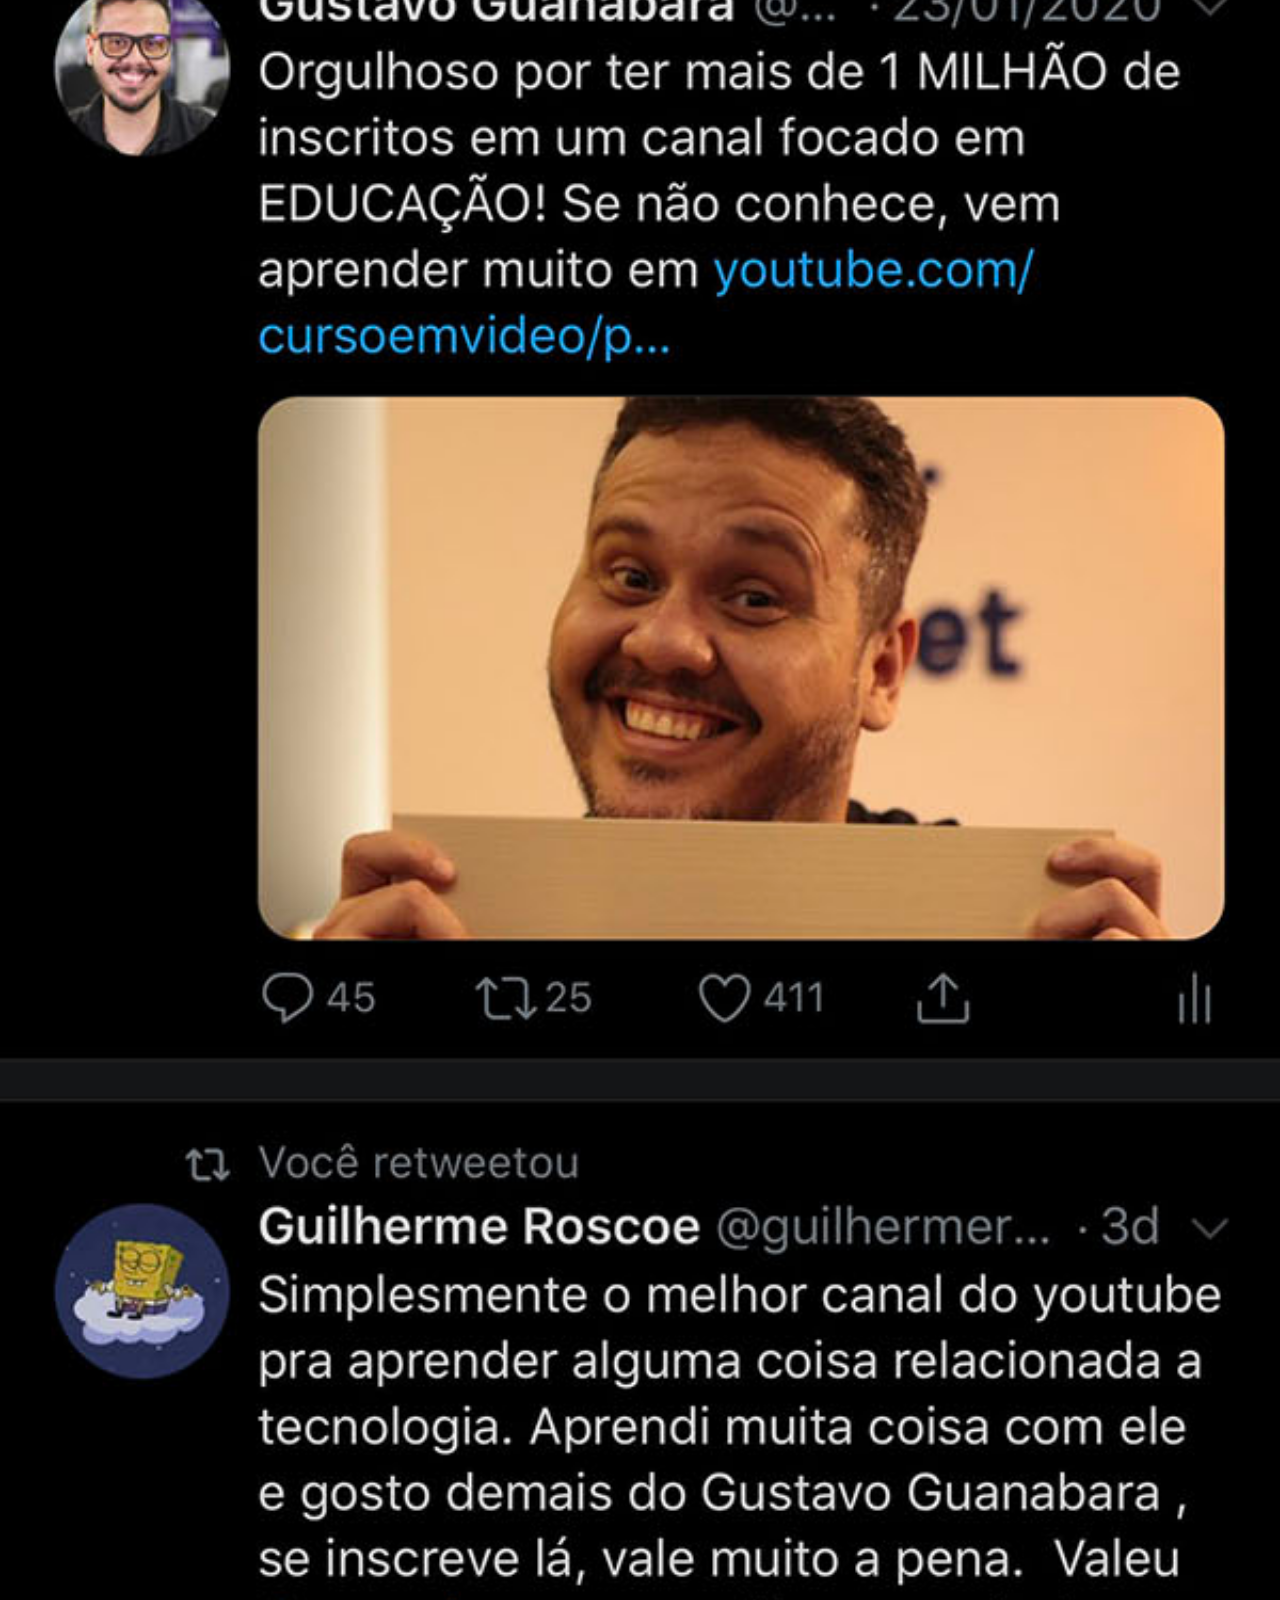
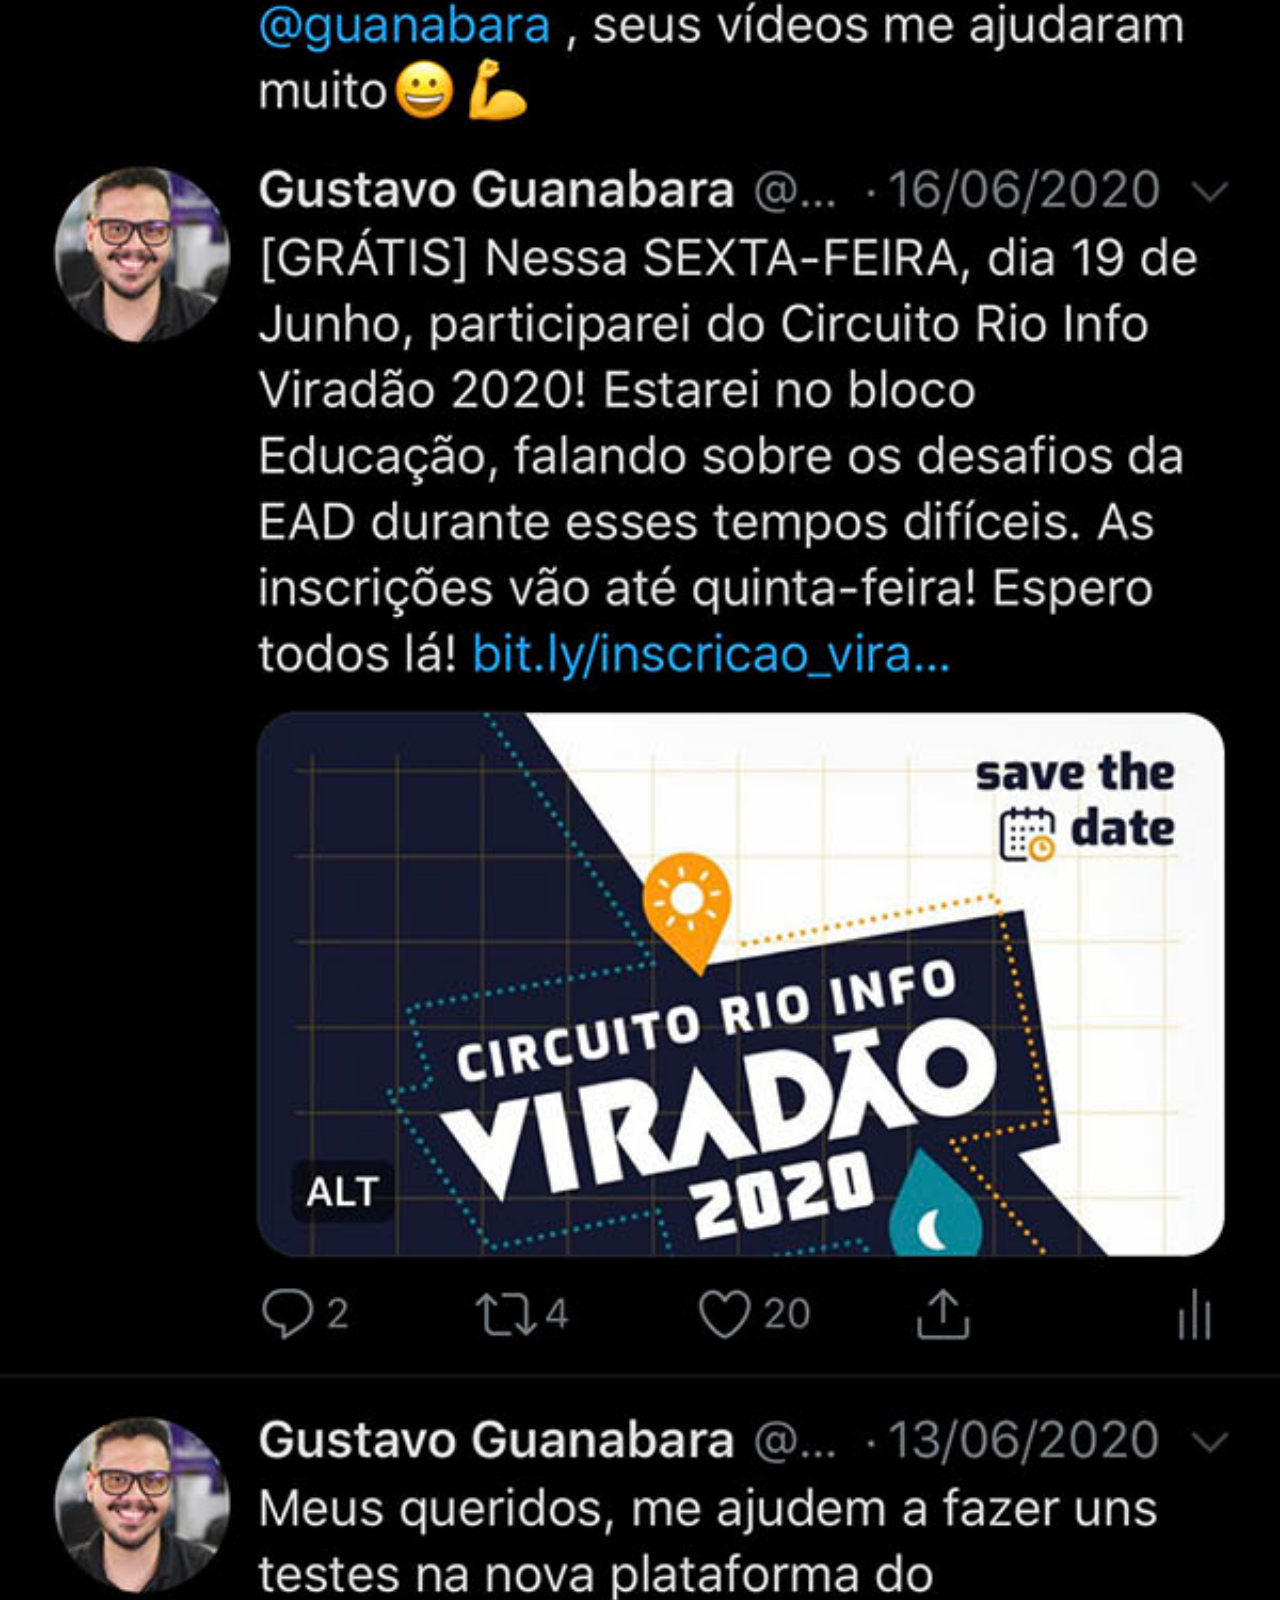
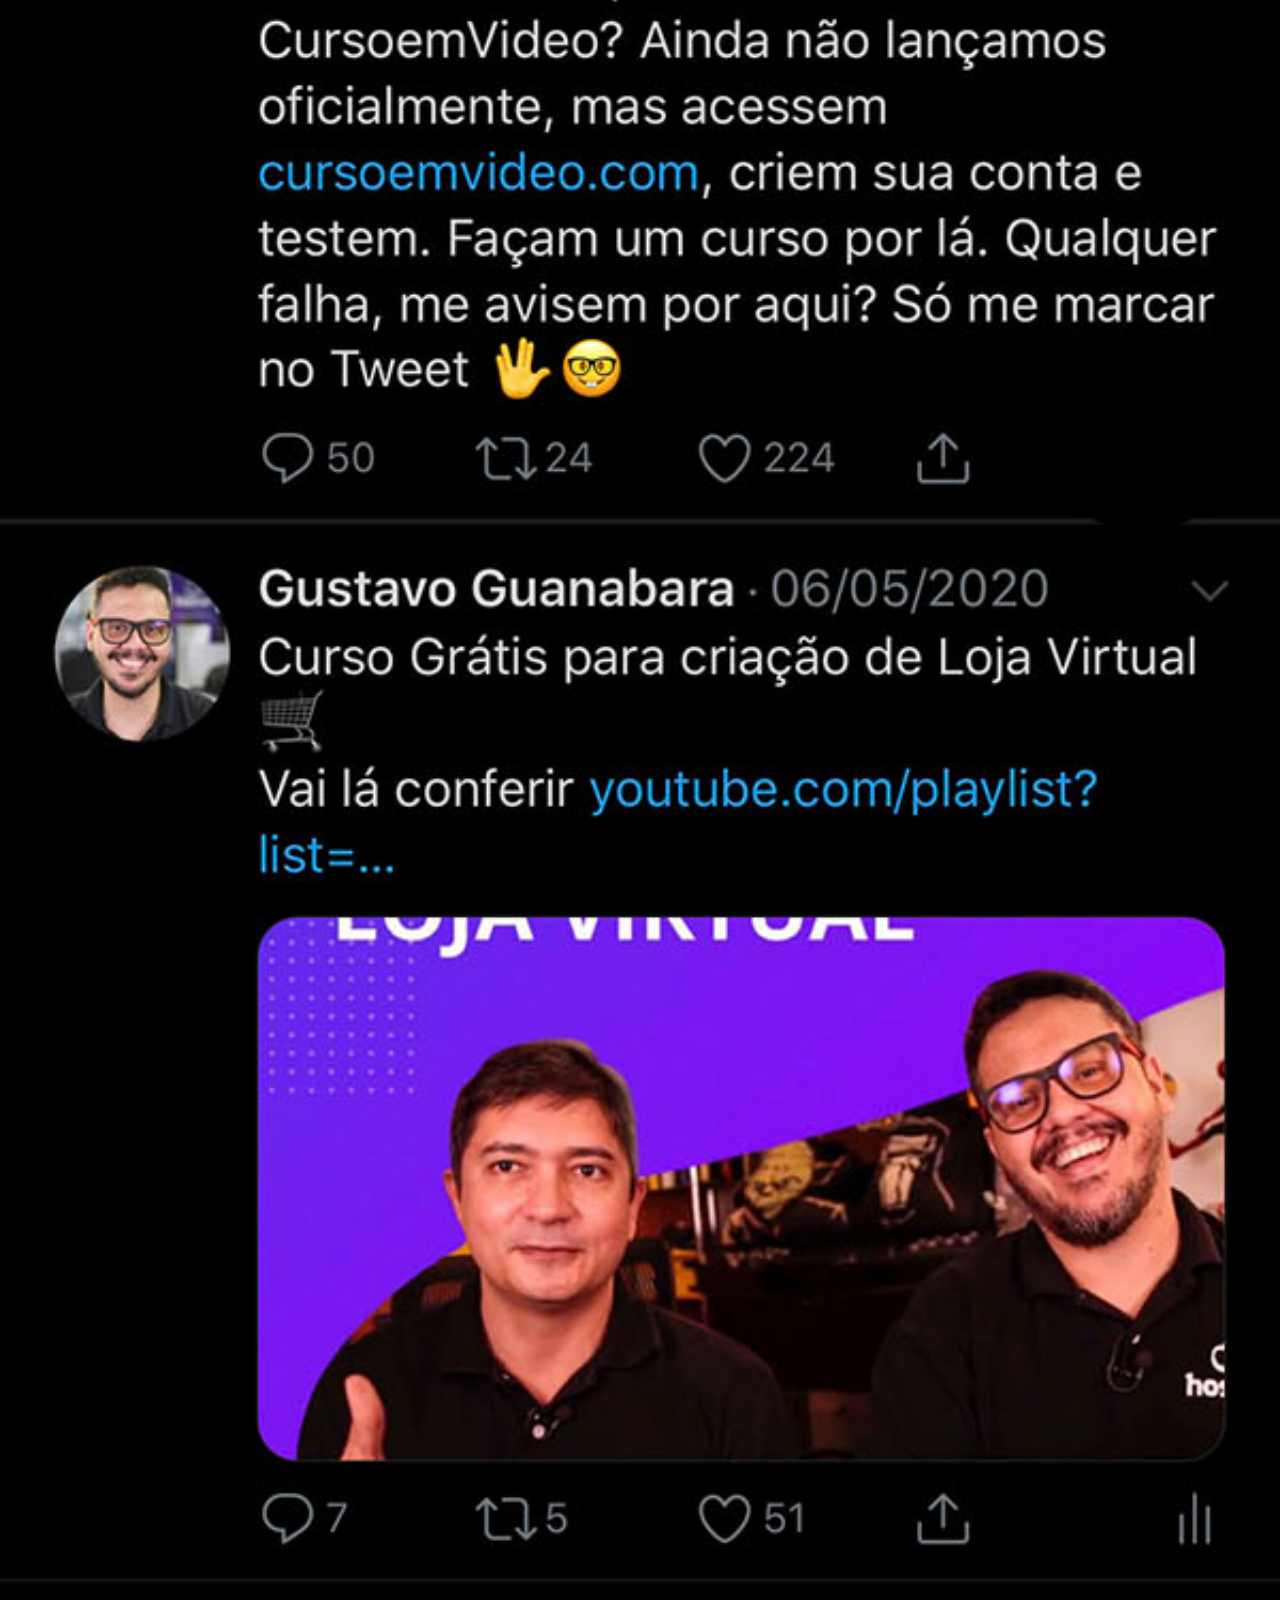
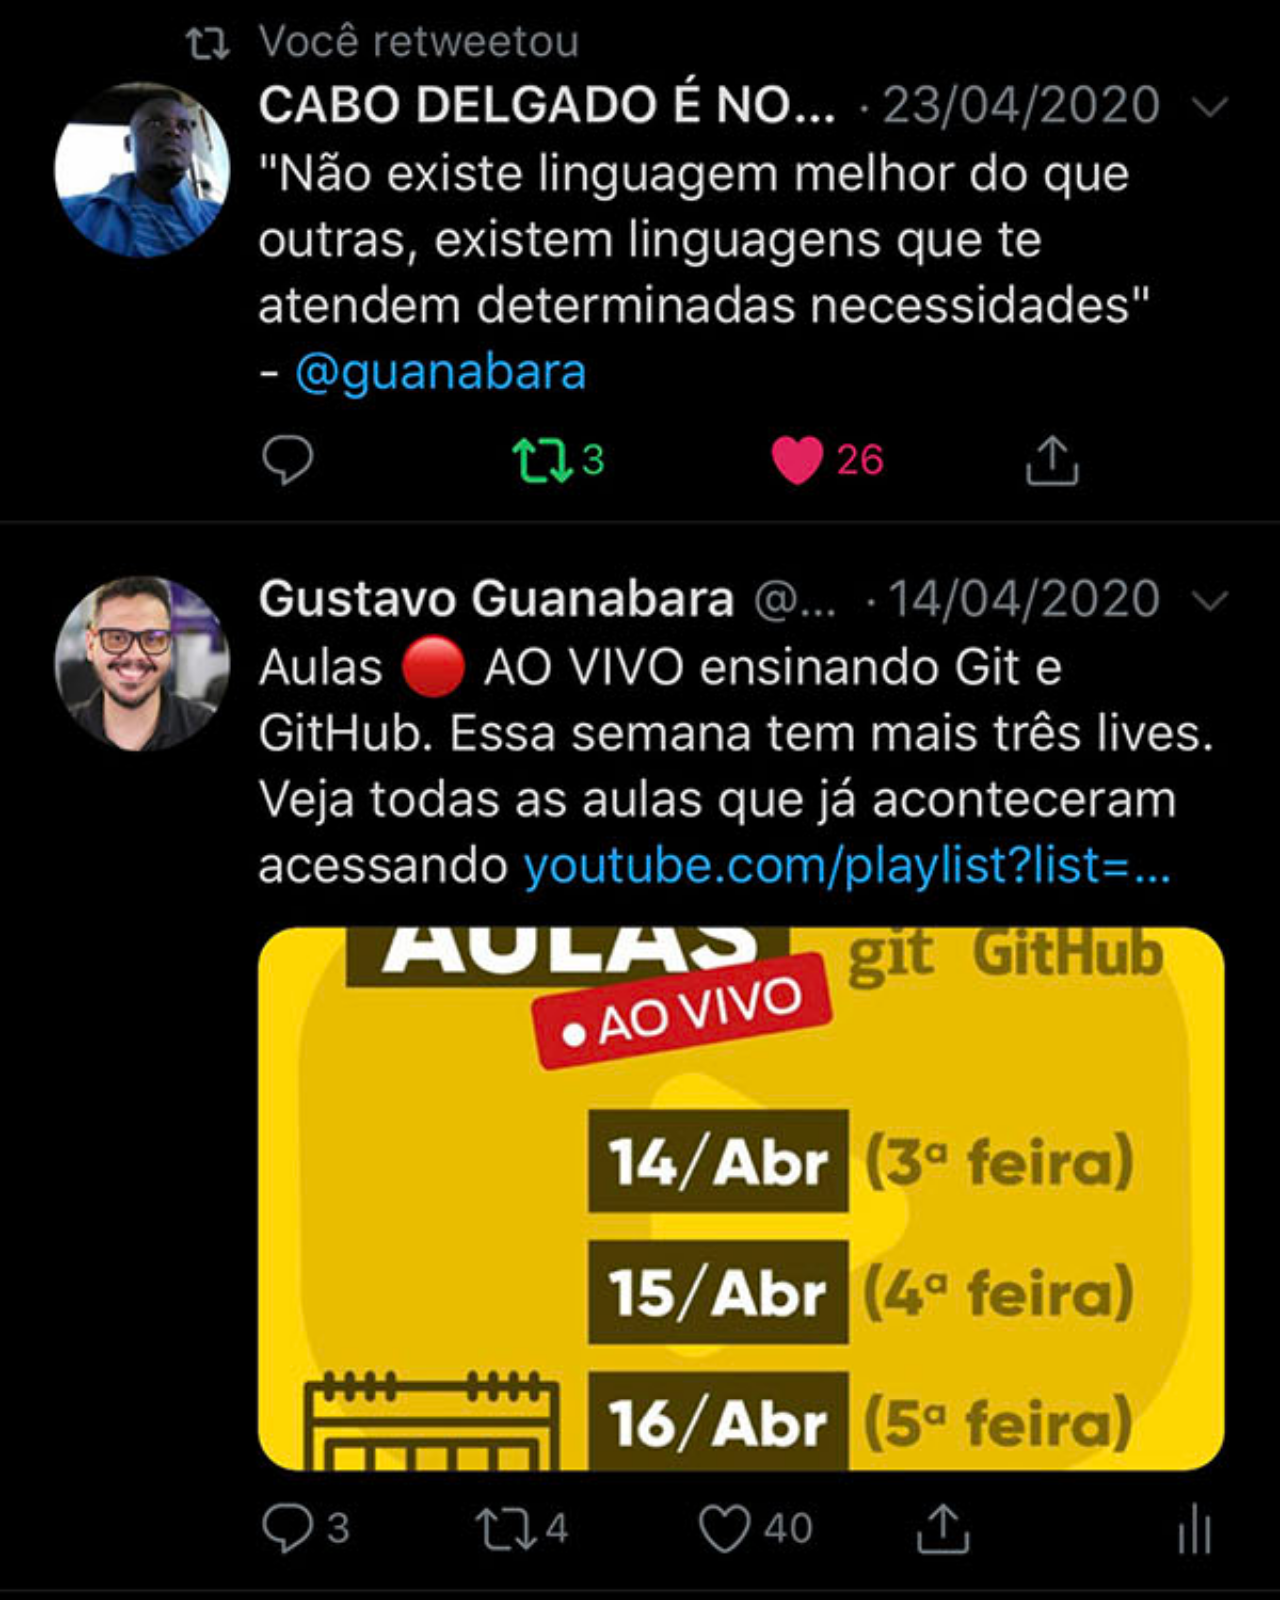
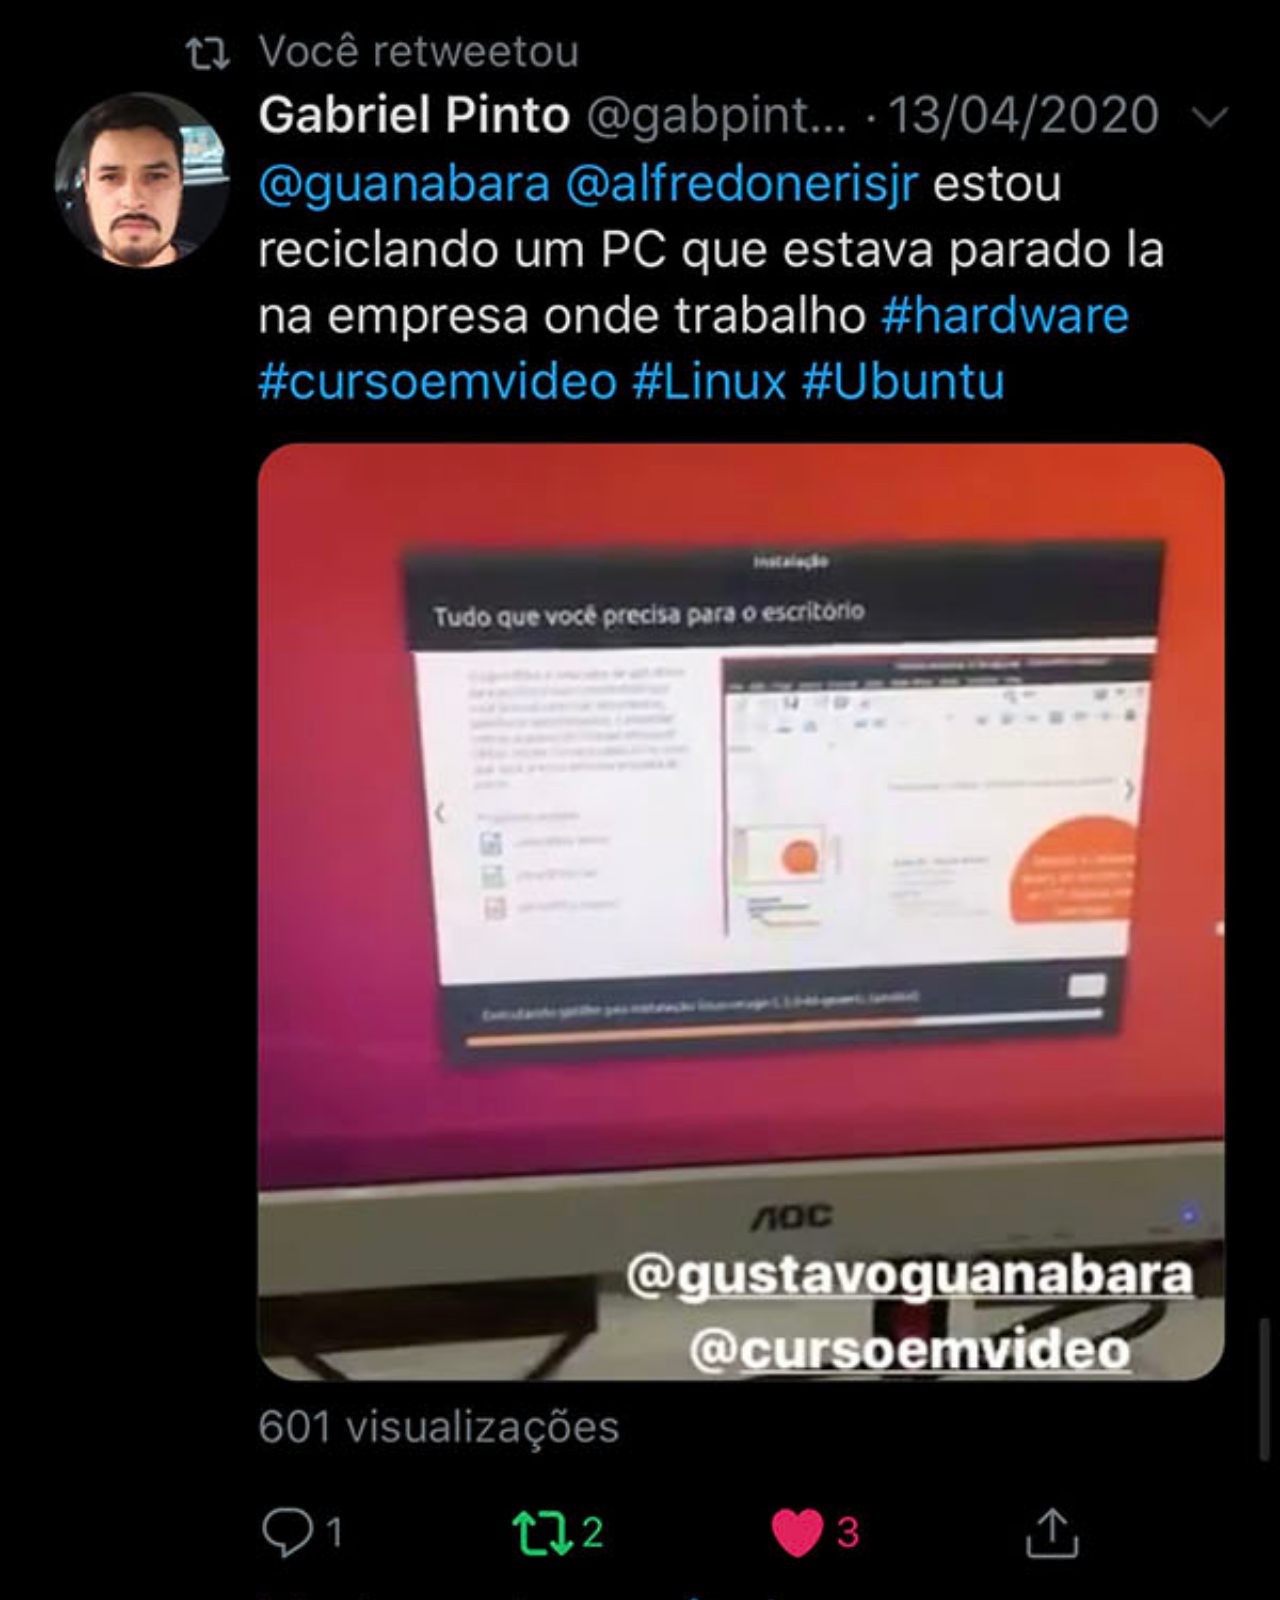
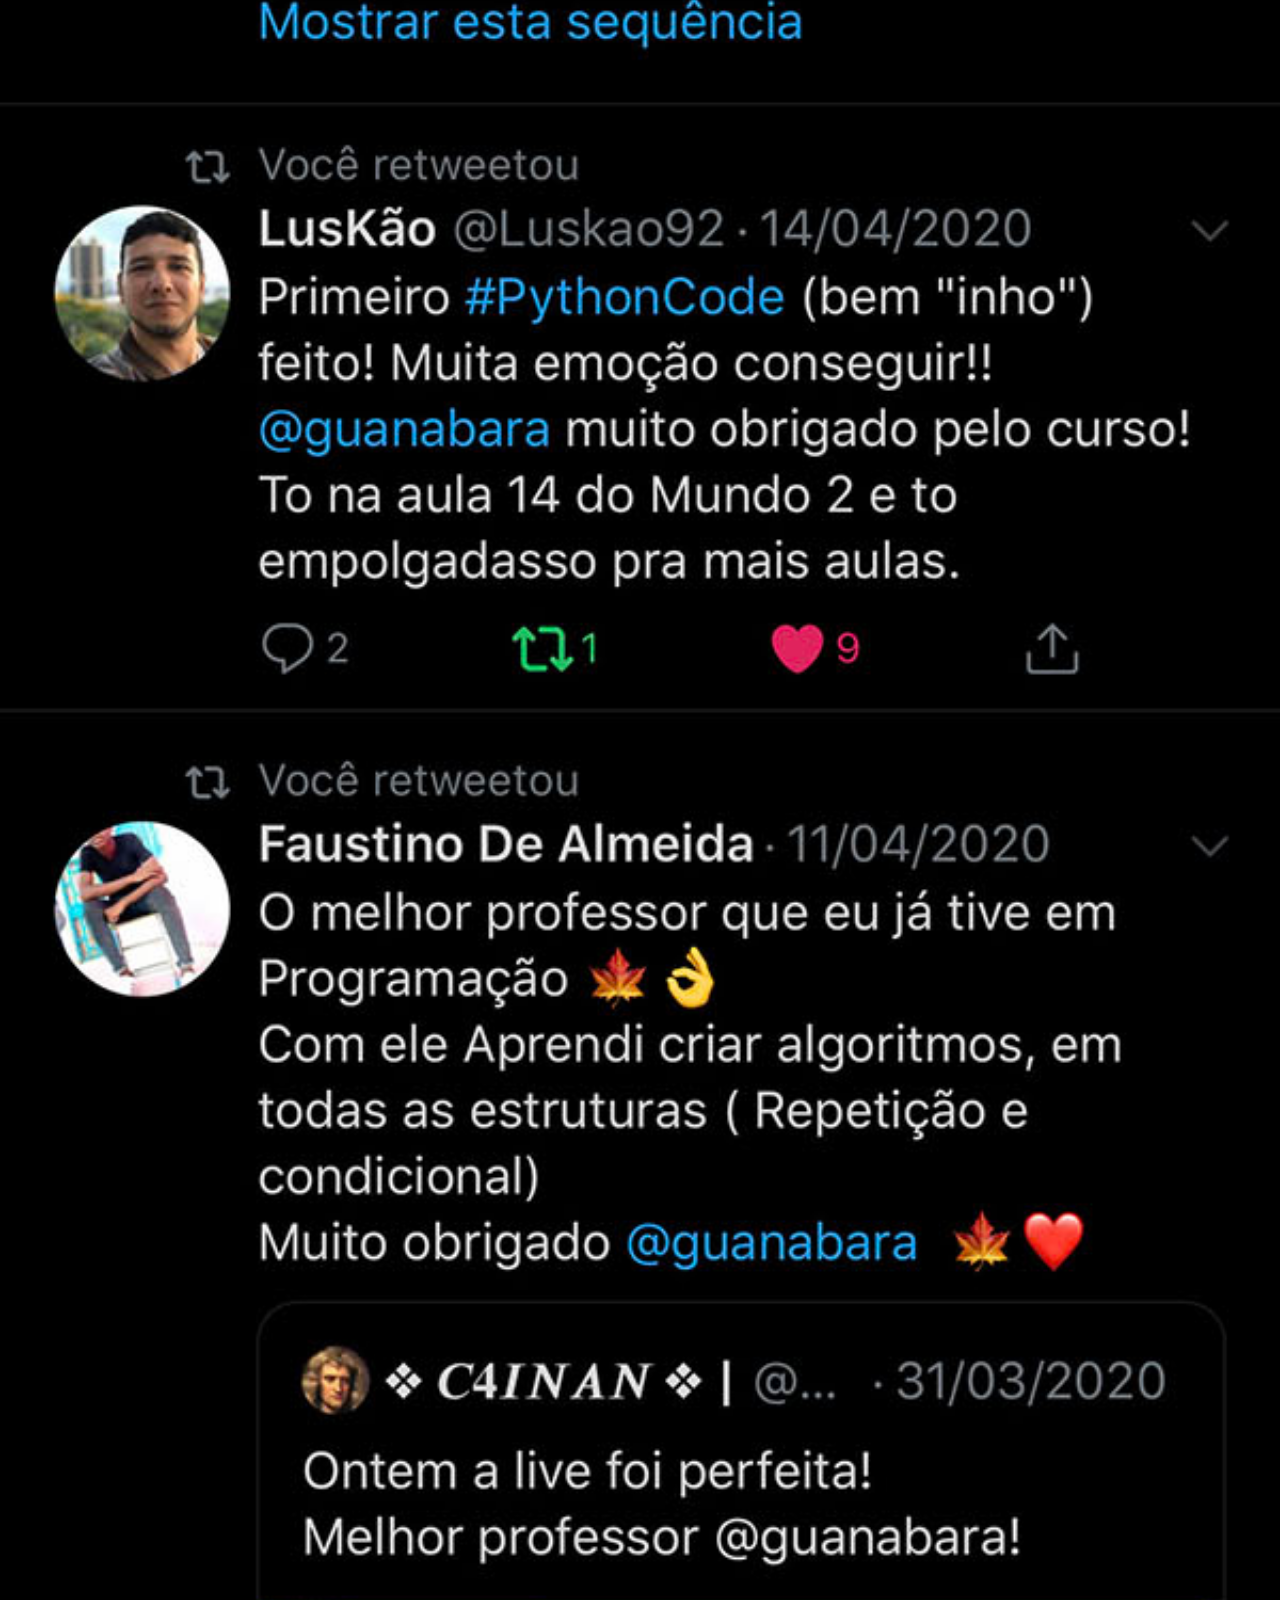
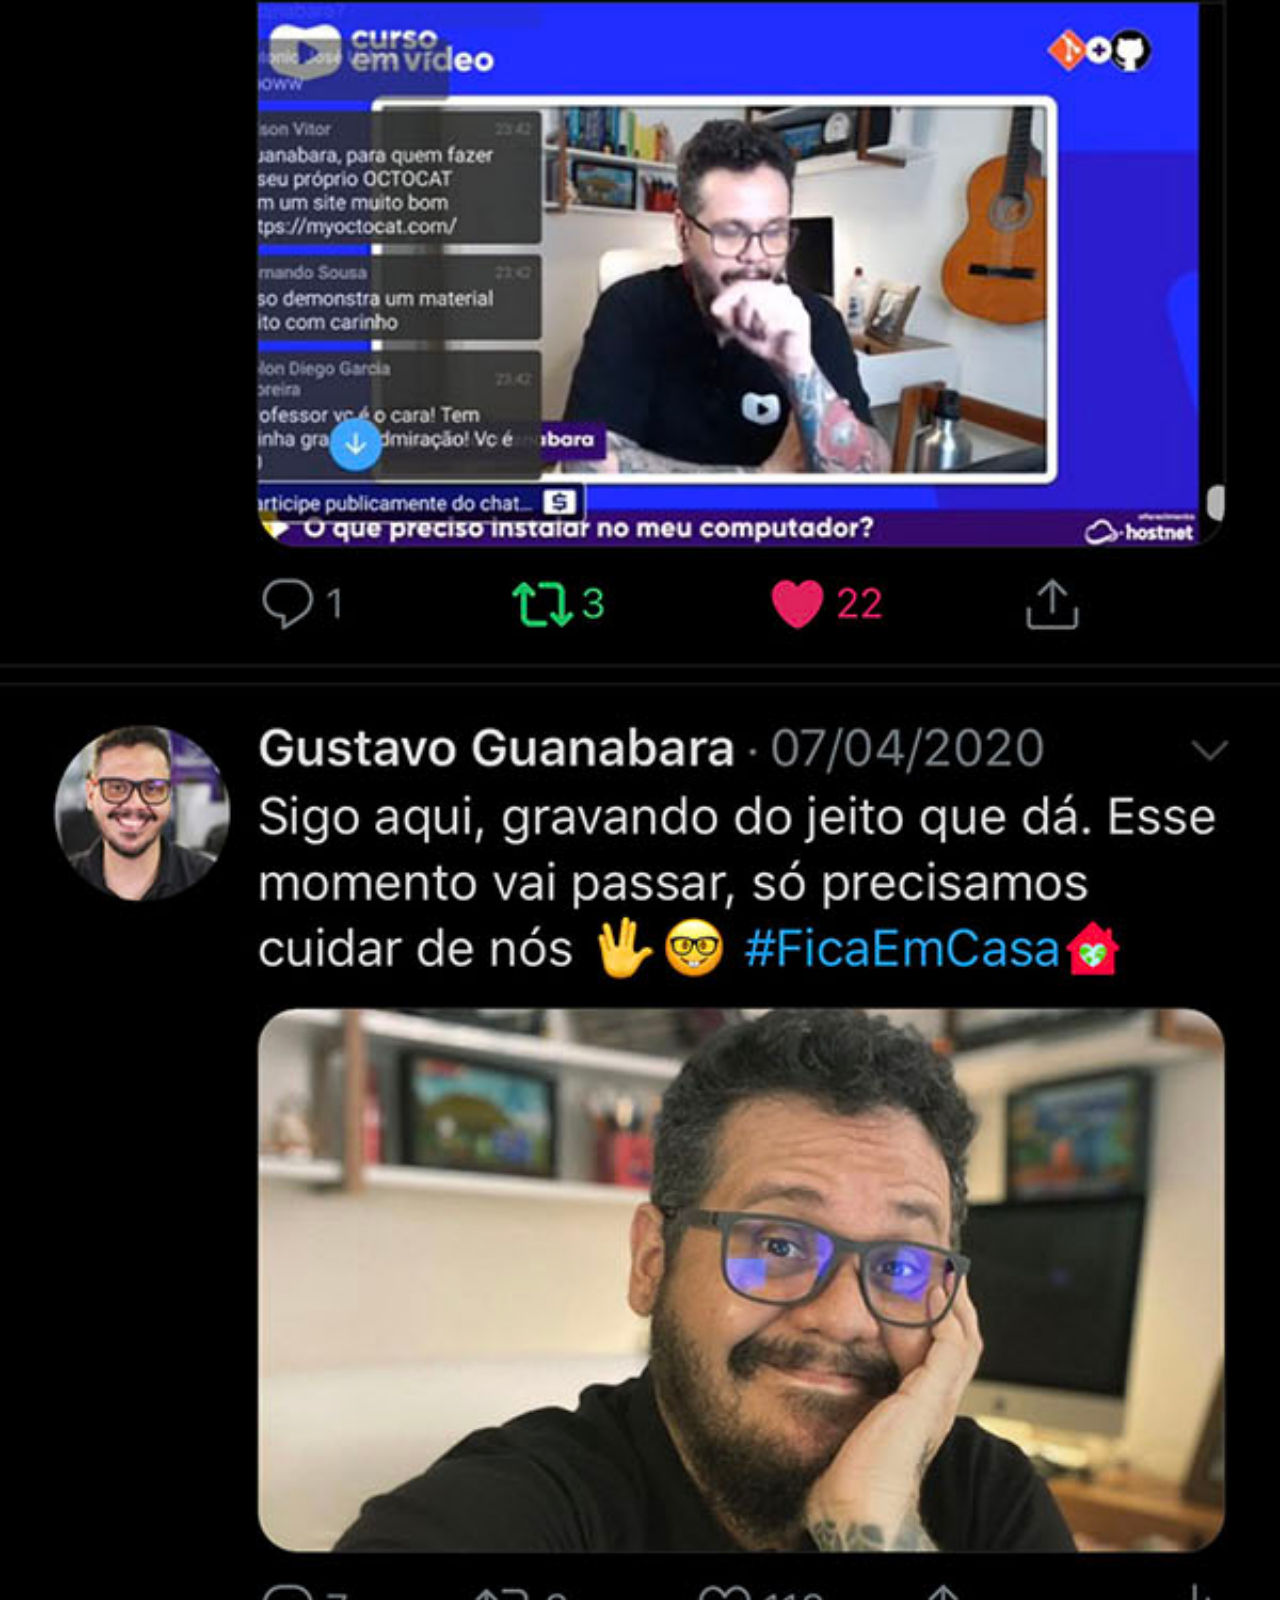
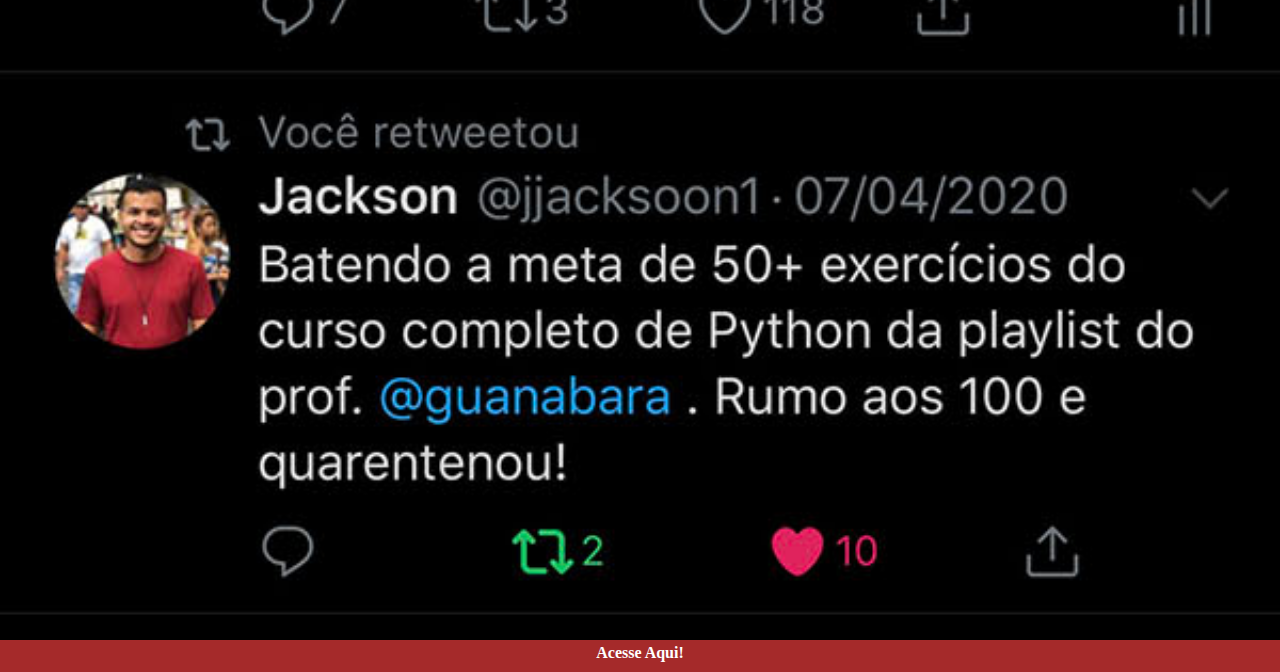
<file: desafio/twitter.html>
<!DOCTYPE html>
<html lang="pt-br">
<head>
    <meta charset="UTF-8">
    <meta name="viewport" content="width=device-width, initial-scale=1.0">
    <title>Document</title>
    <style>
        *{
            margin: 0%;
            padding: 0%;
        }
        ::-webkit-scrollbar{
            width: 0;
            height: 0;
        }
        img{
        width: 100vw;
        }
        a{
            display: block;
            background-color: brown;
            color: white;
            text-align: center;
            padding: 10px;
            text-decoration: none;
            font-weight: bolder;
            margin-top: -10px;
        }
    </style>
</head>
<body>
    <img src="imagens/tela-twitter.jpg" alt="tela_youtube">
    <a href="https://x.com/guanabara" target="_blank">Acesse Aqui!</a>
    
</body>
</html>
</file>
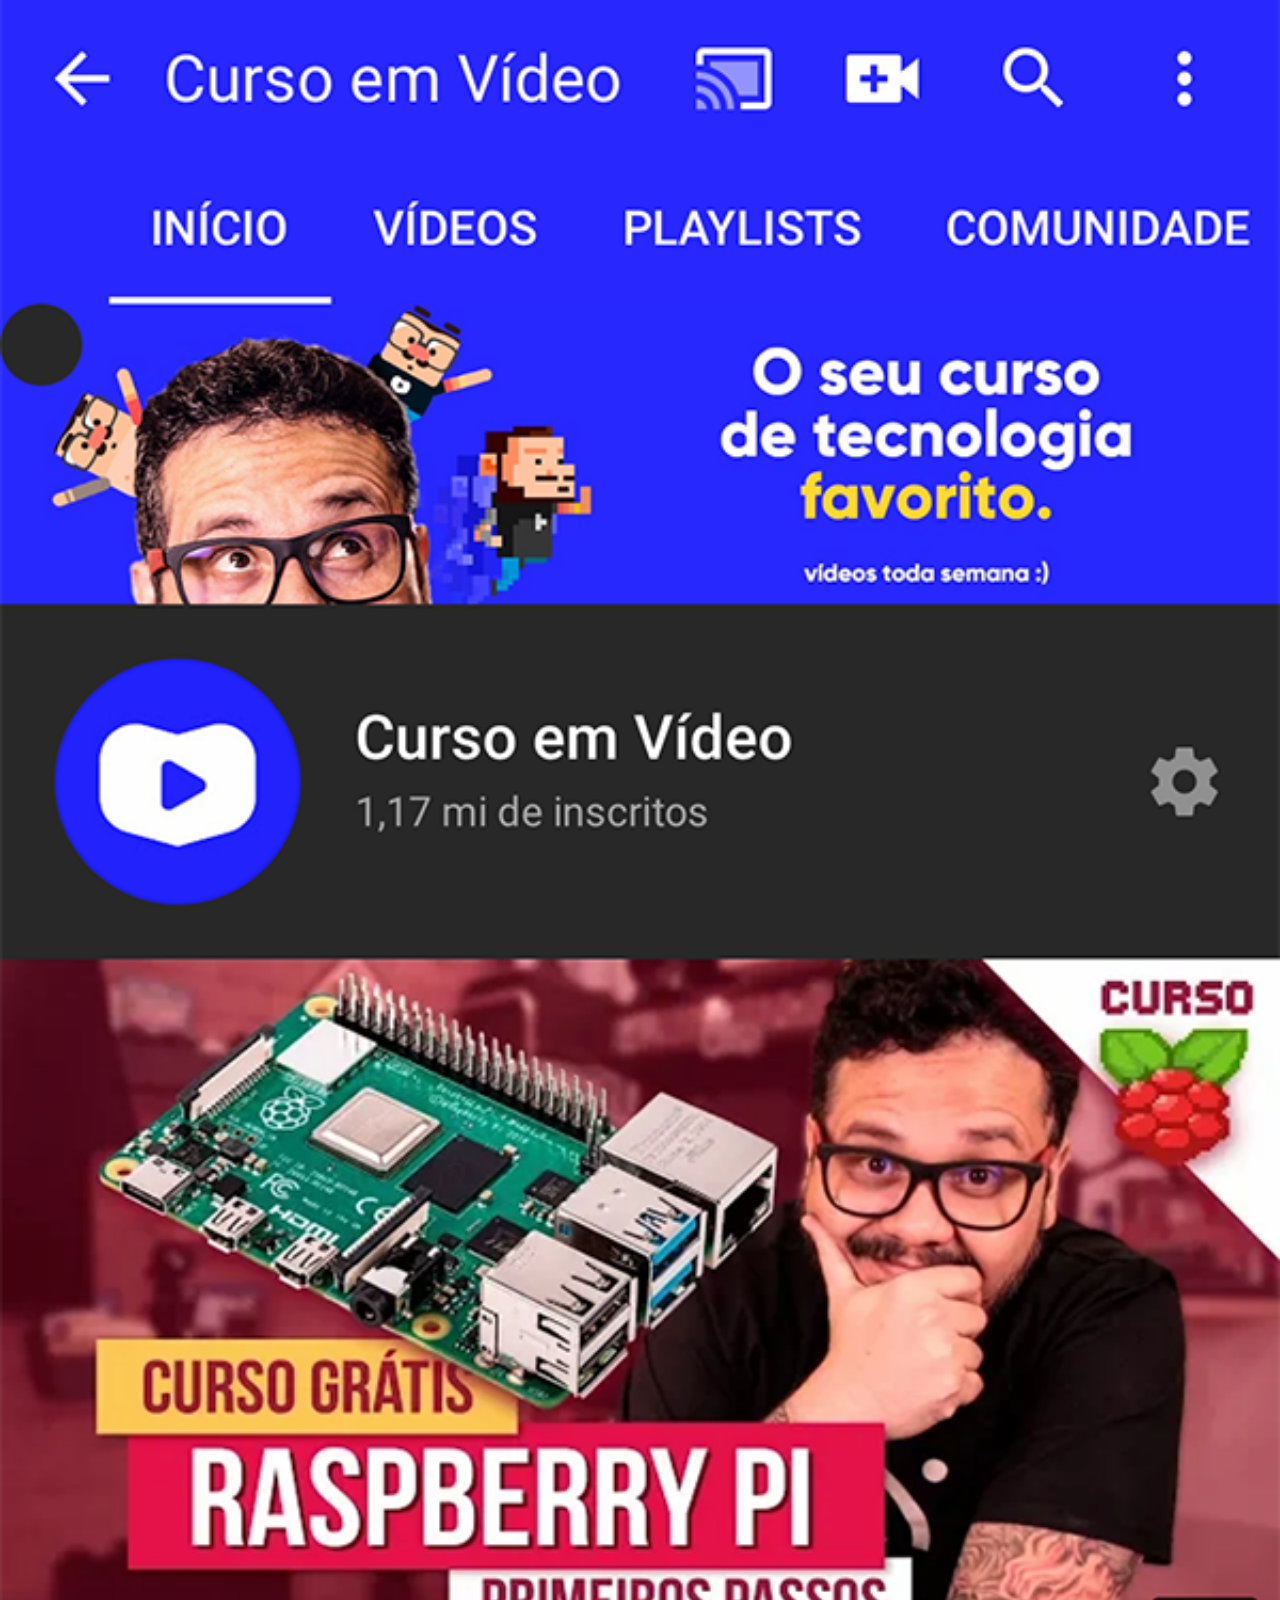
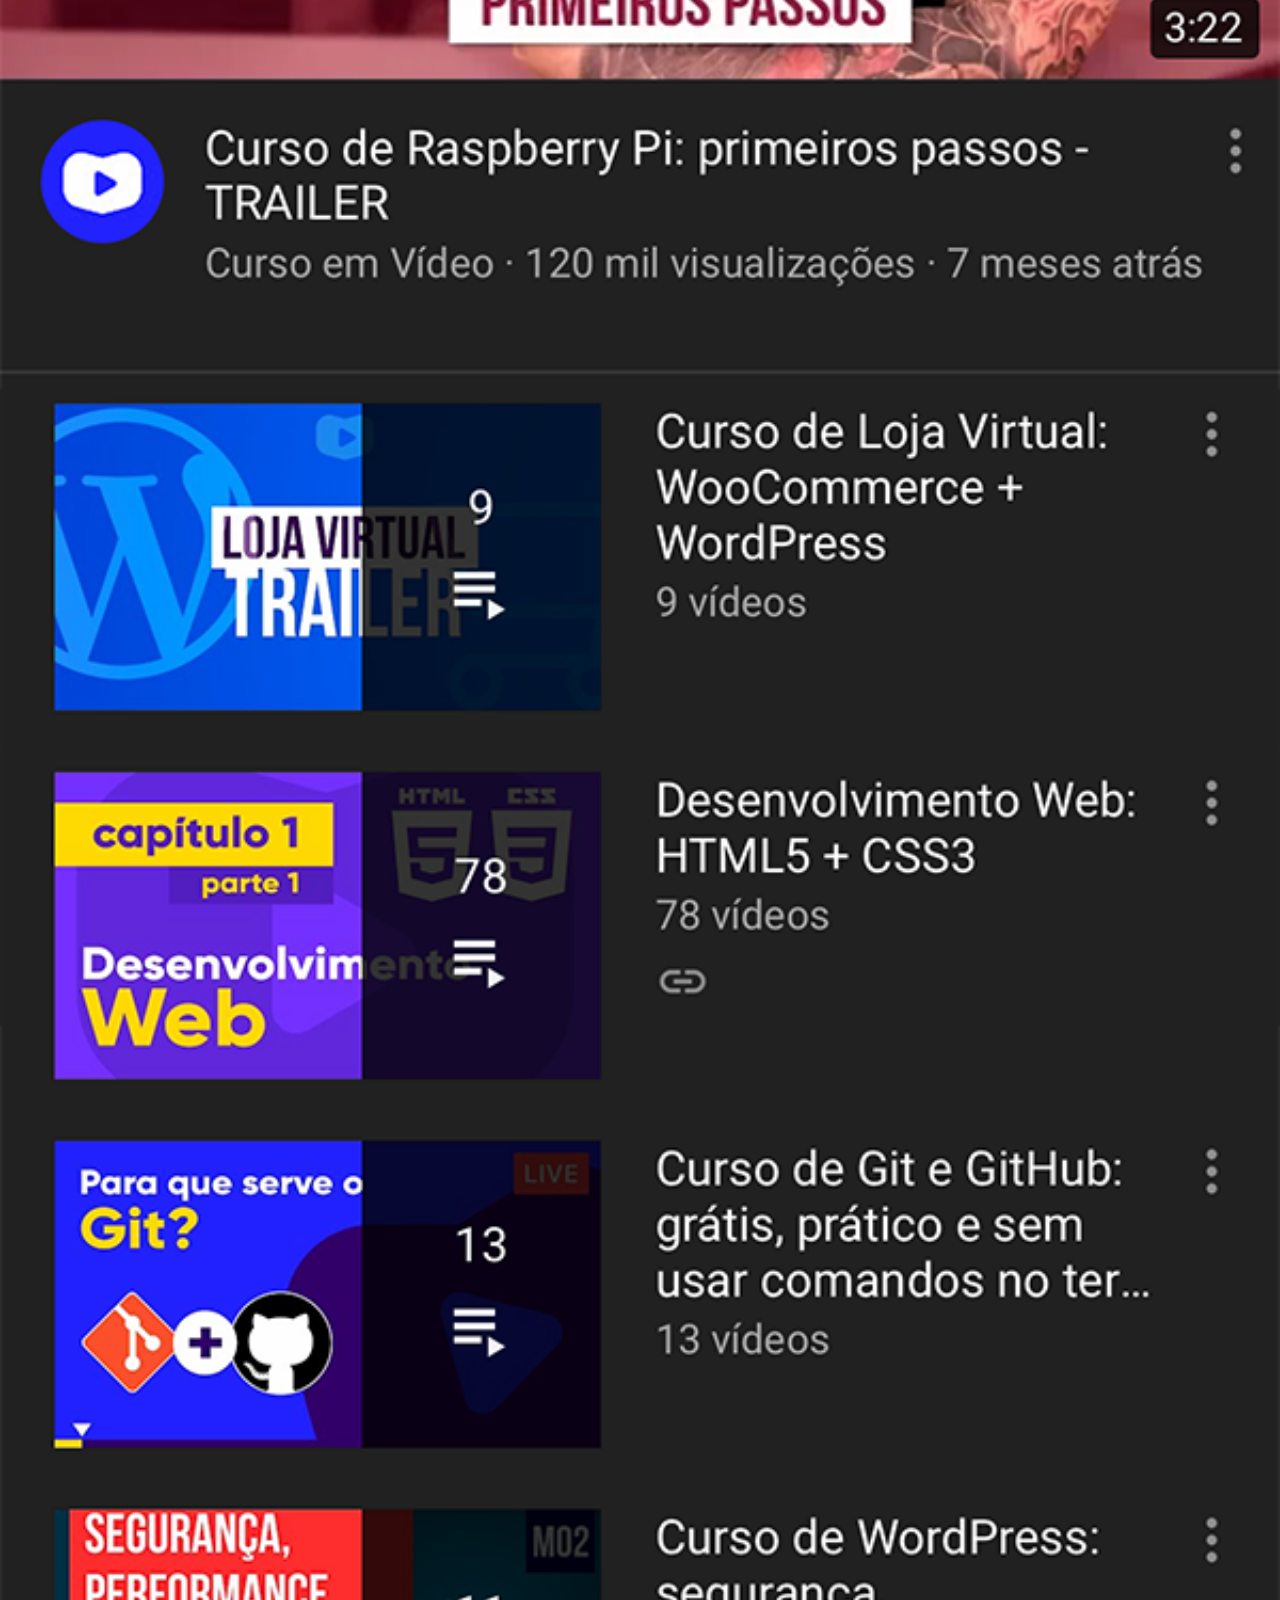
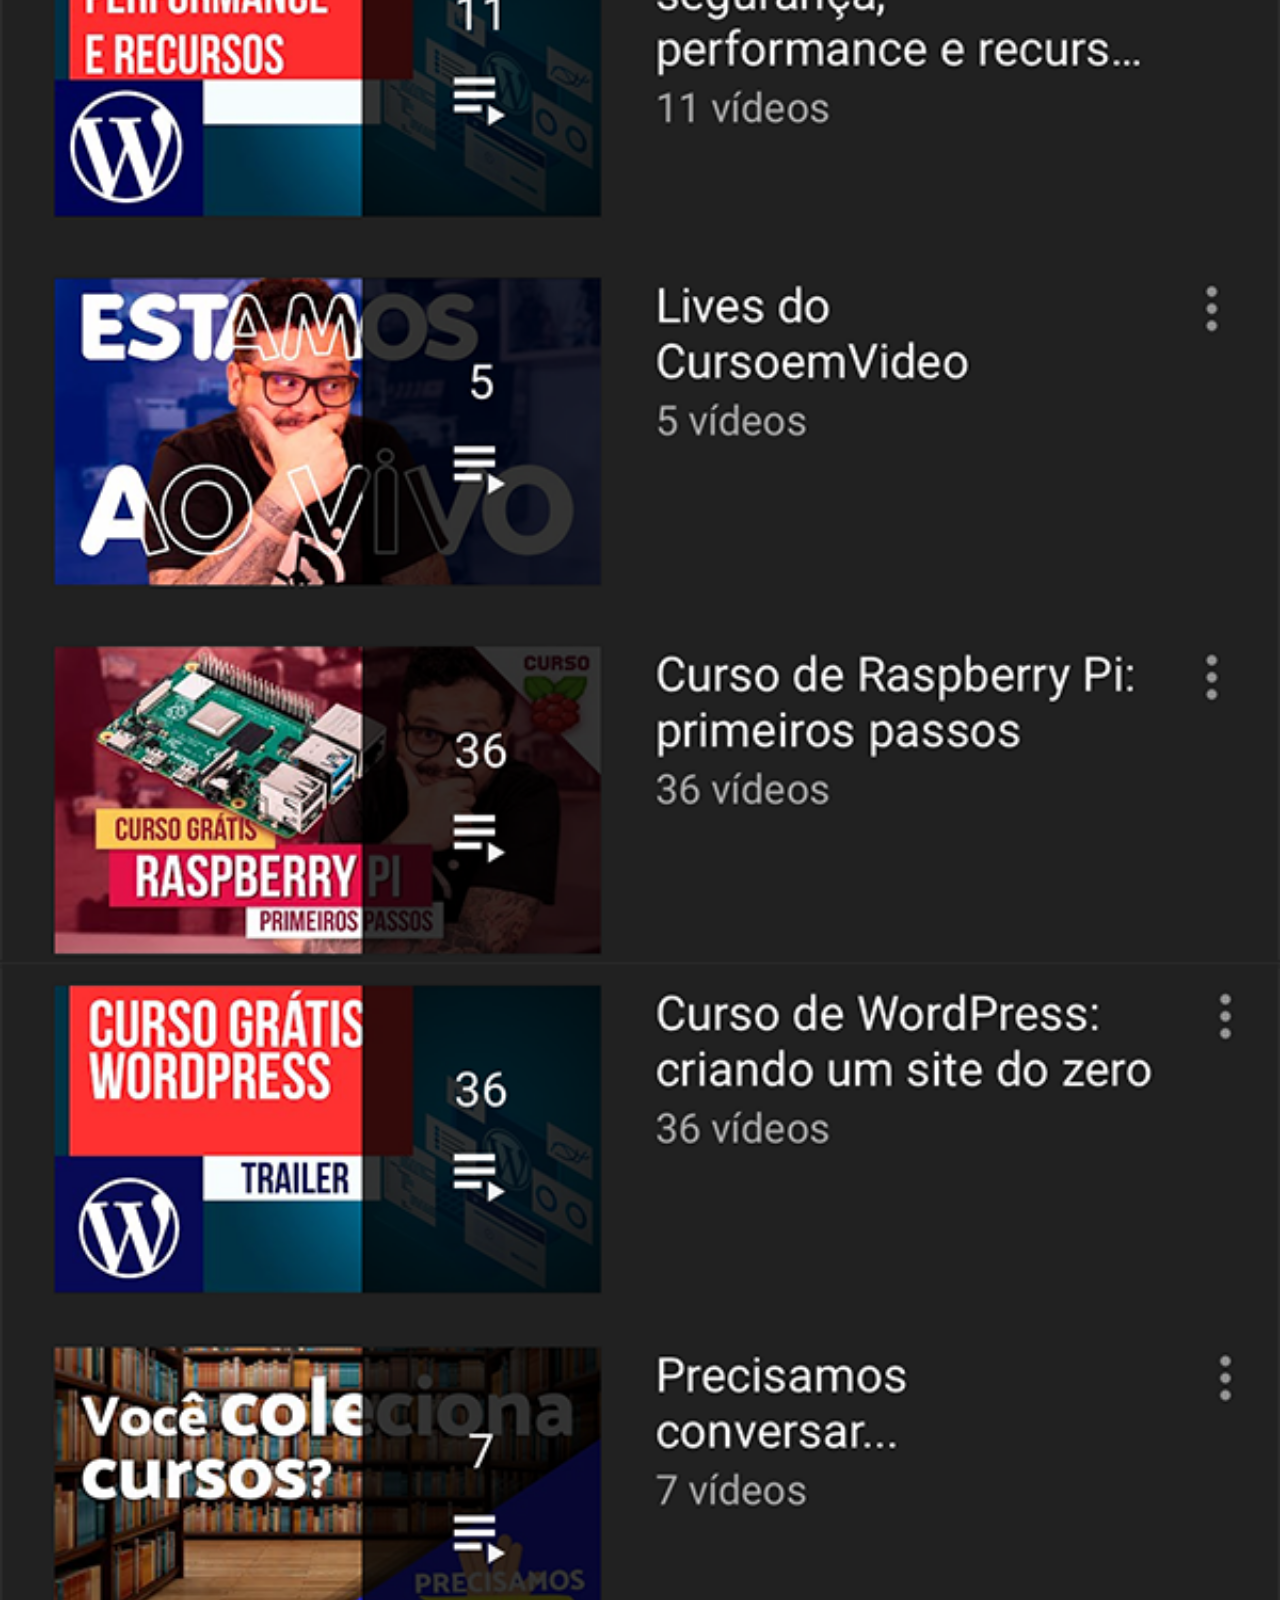
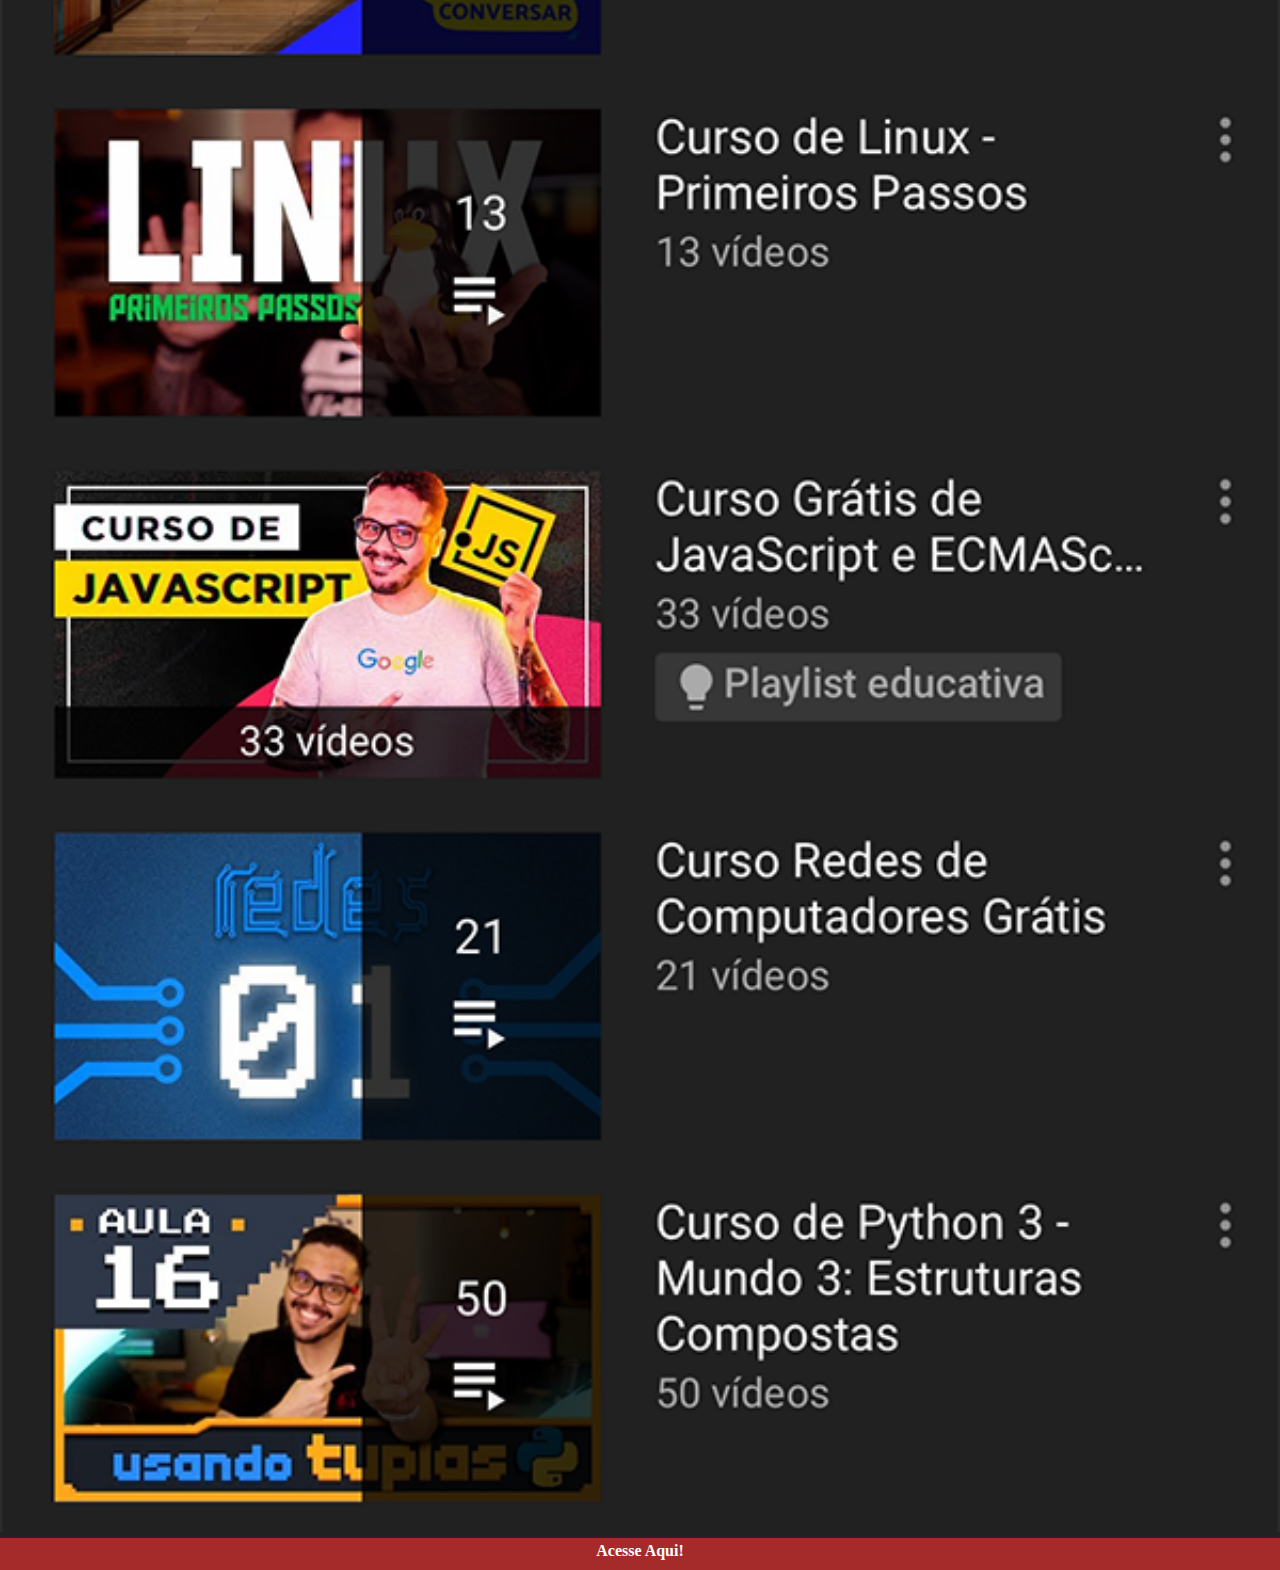
<file: desafio/youtube.html>
<!DOCTYPE html>
<html lang="pt-br">
<head>
    <meta charset="UTF-8">
    <meta name="viewport" content="width=device-width, initial-scale=1.0">
    <title>Document</title>
    <style>
        *{
            margin: 0%;
            padding: 0%;
        }
        ::-webkit-scrollbar{
            width: 0;
            height: 0;
        }
        img{
        width: 100vw;
        }
        a{
            display: block;
            background-color: brown;
            color: white;
            text-align: center;
            padding: 10px;
            text-decoration: none;
            font-weight: bolder;
            margin-top: -10px;
        }
    </style>
</head>
<body>
    <img src="imagens/tela-youtube.png" alt="tela_youtube">
    <a href="https://www.youtube.com/c/CursoemV%C3%ADdeo/videos" target="_blank">Acesse Aqui!</a>
    
</body>
</html>
</file>
<file: style.css>
@charset "UTF-08";
*{
    margin: 0%;
    padding: 0%;
}
html,body{
    height: 100vh;
    width: 100vw;
}
body{
    background-image: url(imagens/fundo-madeira.jpg);
    background-repeat: no-repeat;
    background-position: top center;
    background-size: cover;
    background-attachment: fixed;
}
main{
    position: relative;
    height: 100%;
    width: 100%;

}
section#celular{
    position: absolute;
    top: 50%;
    left: 50%;
    transform: translate(-50%,-50%);
    height: 627px;
    width: 311px;
    background-image: url(imagens/frame-iphone.png);
    background-repeat: no-repeat;
}
#tela{
    position: relative;
    top: 80px;
    left: 20px;
    height: 472px;
    width: 270px;
}
#redes_sociais{
    text-align: right;
}
#redes_sociais img:hover{
transform: translate(-3px,-3px);
transition: transform 0.3s;
border: 2px solid white;
box-shadow: 2px 2px 3px black;
}
#redes_sociais img{
    height: 70px;
    border-radius:50px;
    margin: 5px;
    border: 2px solid rgba(0, 0, 0, 0.247);
    box-shadow: 1px 1px 2px black;
    box-sizing: border-box;
}
</file>
